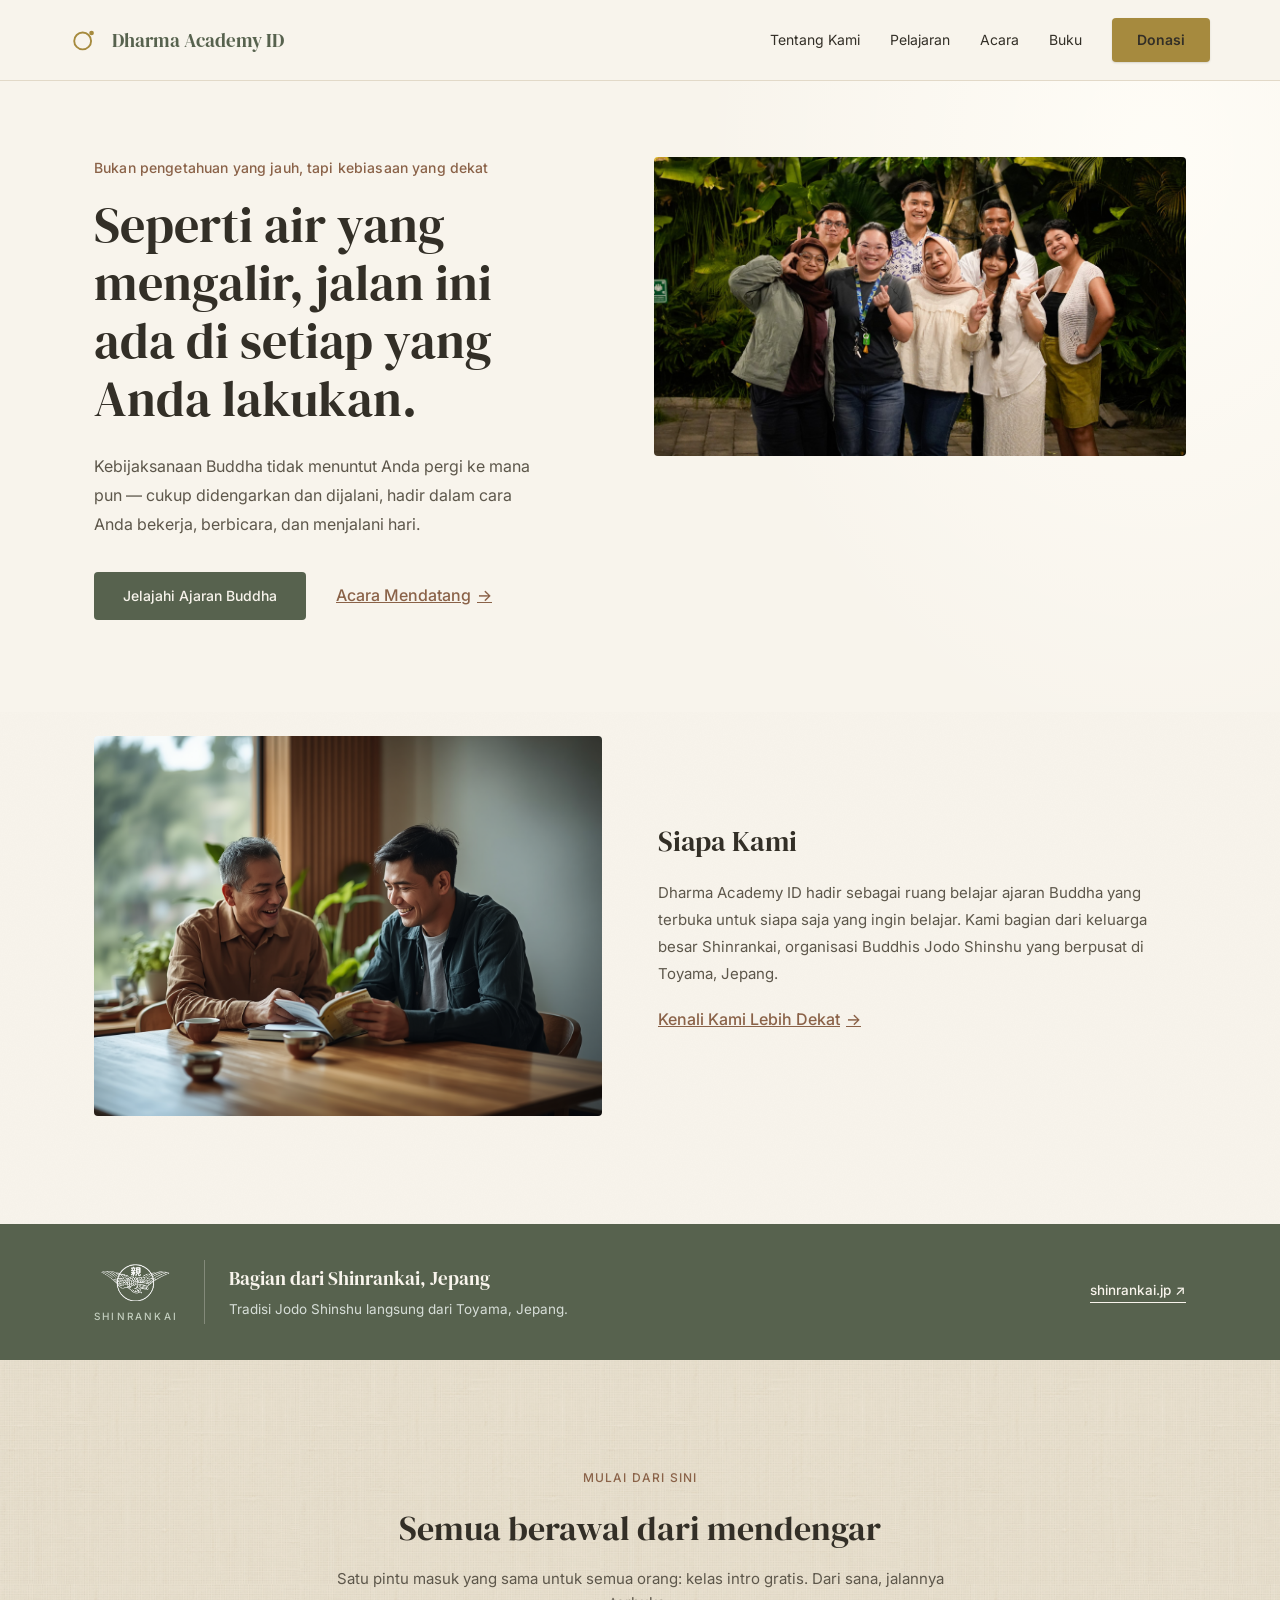
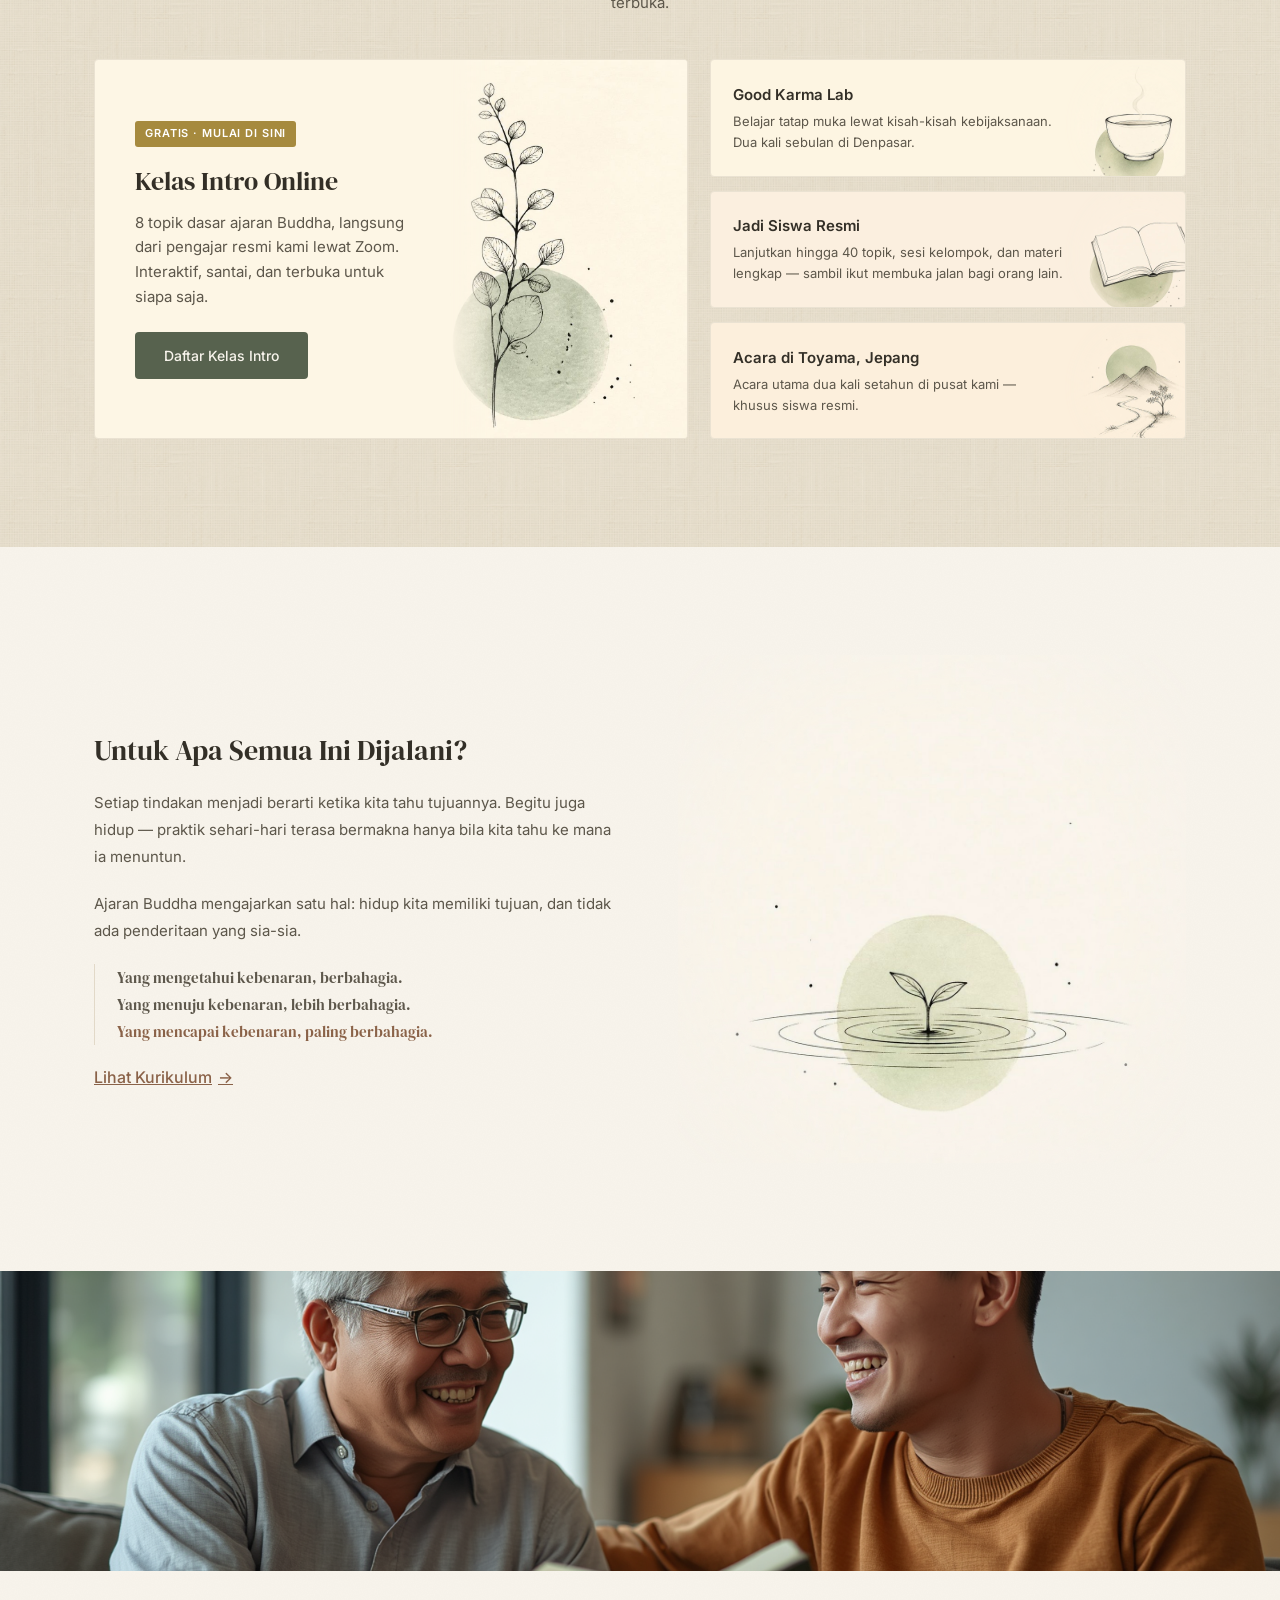
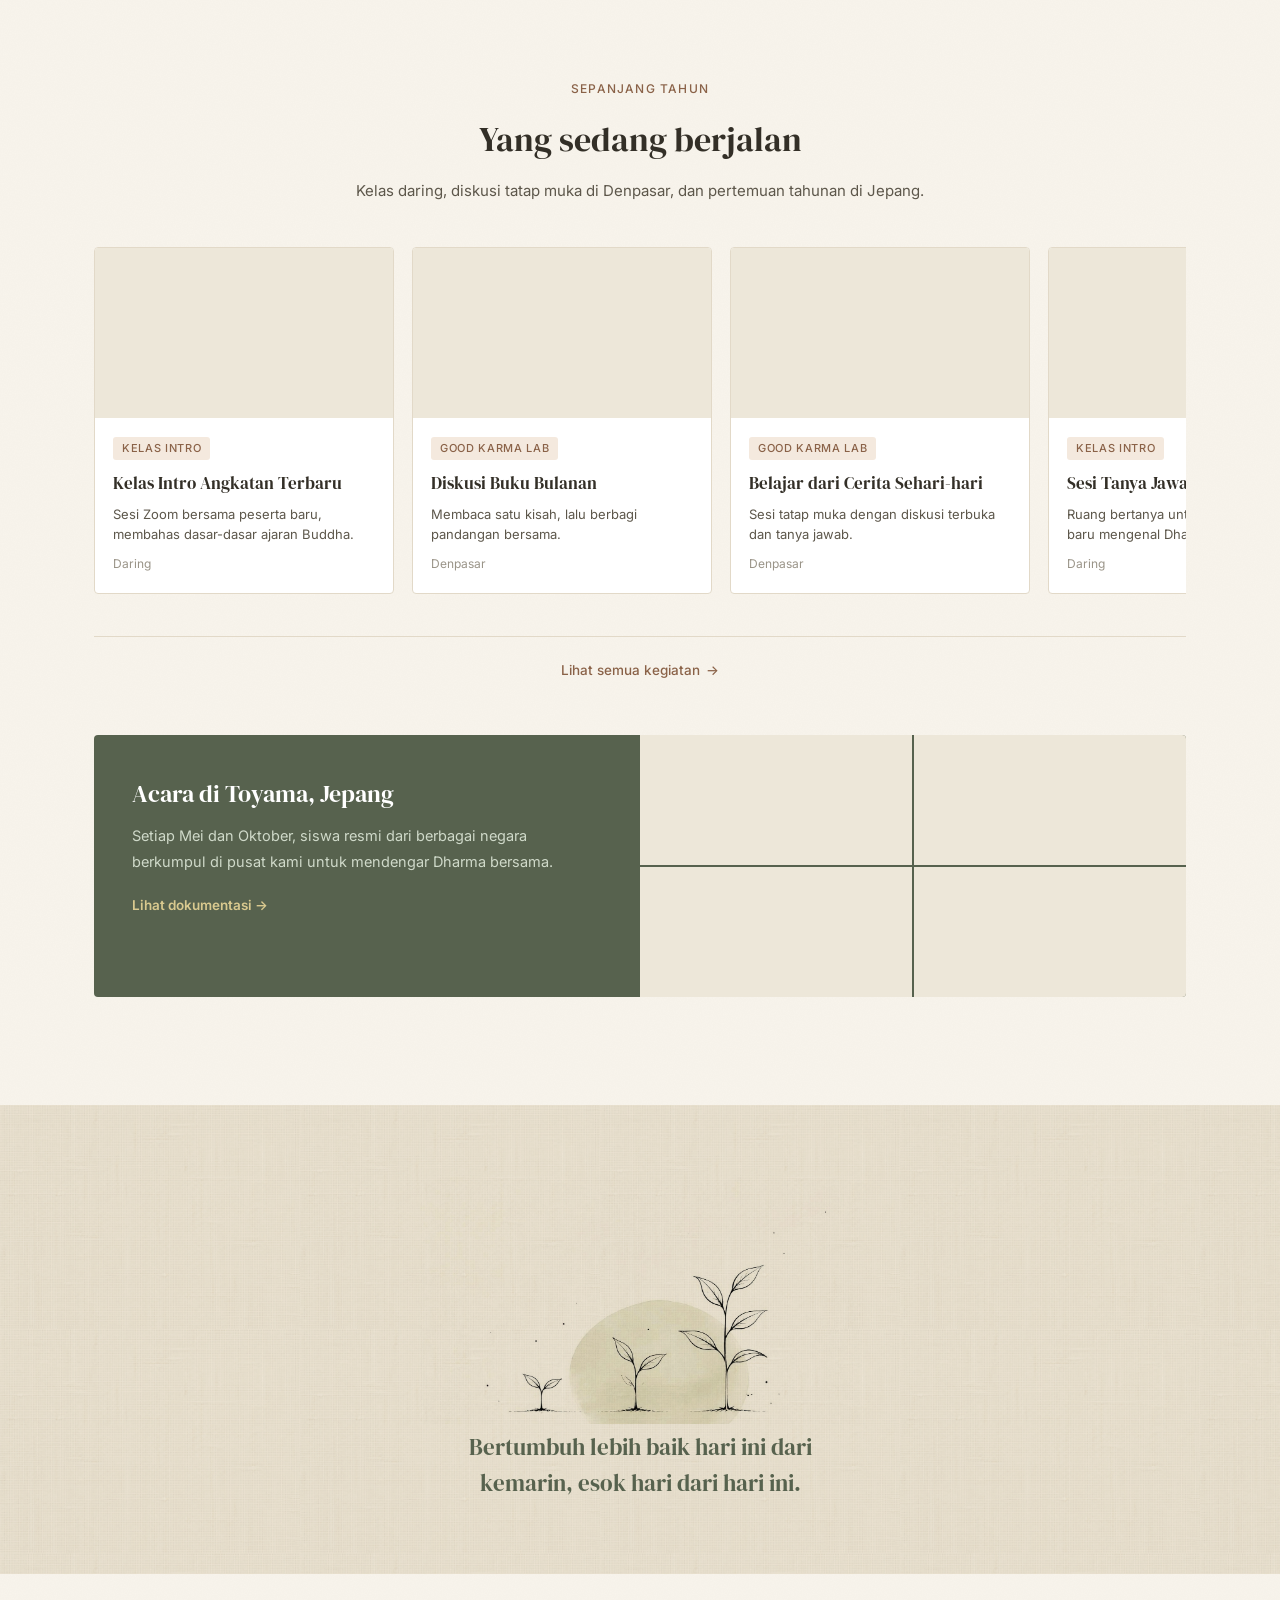
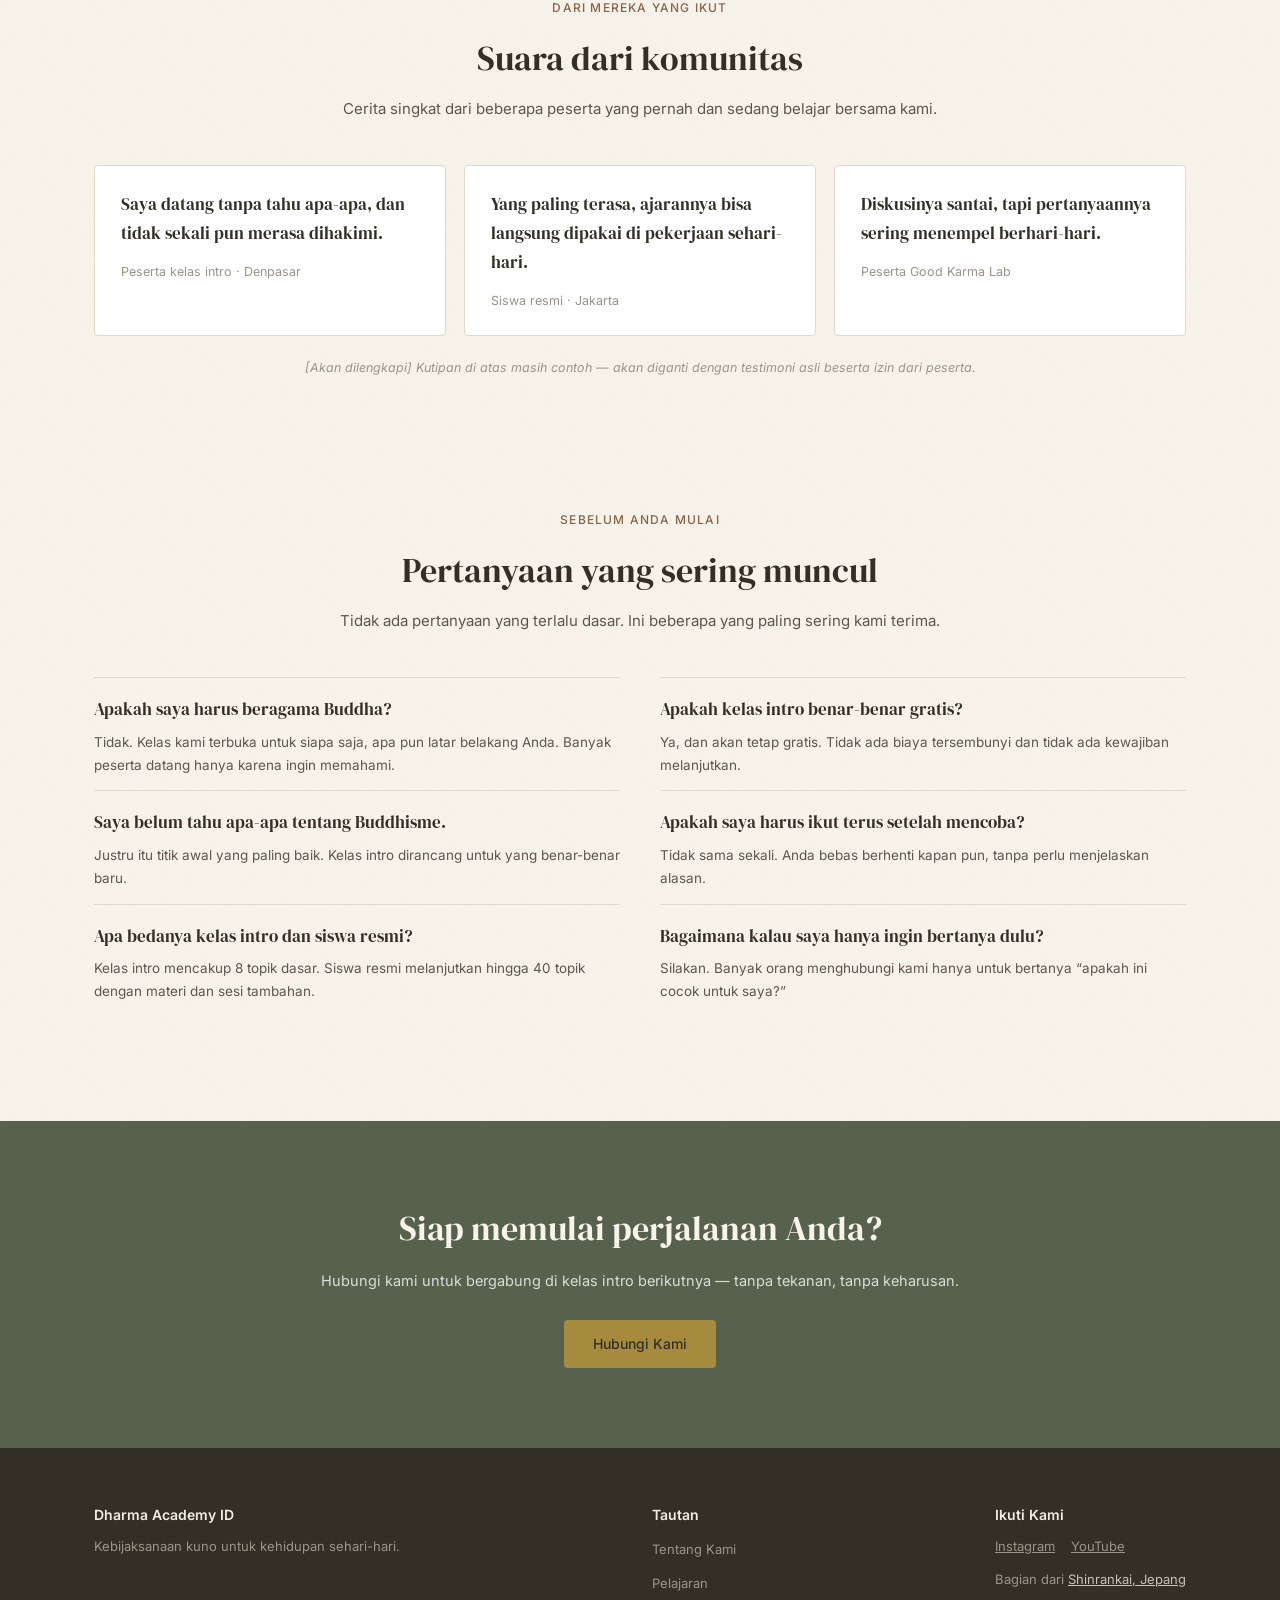
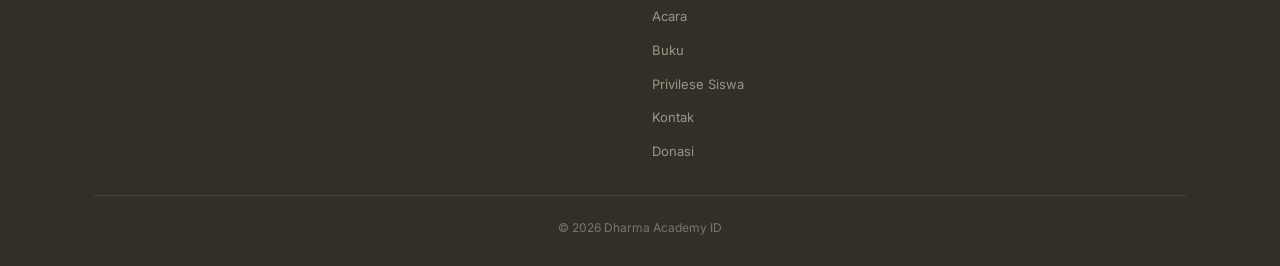
<file: index.html>
<!DOCTYPE html>
<html lang="id">
<head>
  <meta charset="UTF-8">
  <meta name="viewport" content="width=device-width, initial-scale=1.0">
  <title>Dharma Academy ID — Kebijaksanaan Kuno untuk Kehidupan Sehari-hari</title>
  <meta name="description" content="Dharma Academy ID adalah sekolah Buddhis yang terbuka untuk semua, berakar pada ajaran Buddha melalui kata-kata Guru Shinran, dan terhubung dengan kehidupan sehari-hari.">

  <meta property="og:title" content="Dharma Academy ID">
  <meta property="og:description" content="Kebijaksanaan kuno untuk kehidupan sehari-hari — belajar ajaran Buddha dalam lingkungan yang tenang dan terbuka untuk semua.">
  <meta property="og:type" content="website">
  <meta property="og:locale" content="id_ID">

  <link rel="preconnect" href="https://fonts.googleapis.com">
  <link rel="preconnect" href="https://fonts.gstatic.com" crossorigin>
  <link href="https://fonts.googleapis.com/css2?family=DM+Serif+Display&family=Inter:wght@400;500;600&display=swap" rel="stylesheet">
  <link rel="stylesheet" href="style.css">
</head>
<body>

<header class="site-header">
  <div class="wrap site-nav">
    <a href="index.html" class="site-nav__logo">
      <svg viewBox="0 0 64 64" xmlns="http://www.w3.org/2000/svg" role="img" aria-label="Logo Dharma Academy ID">
        <circle cx="27" cy="34" r="18" fill="none" stroke="#A68A3E" stroke-width="4"/>
        <circle cx="46" cy="17" r="5" fill="#A68A3E"/>
      </svg>
      <span>Dharma Academy ID</span>
    </a>
    <ul class="site-nav__links">
      <li><a href="about.html">Tentang Kami</a></li>
      <li><a href="lesson.html">Pelajaran</a></li>
      <li><a href="event.html">Acara</a></li>
      <li><a href="book.html">Buku</a></li>
      <li><a href="donation.html" class="btn btn-primary">Donasi</a></li>
    </ul>
    <button class="site-nav__toggle" aria-label="Buka menu" aria-expanded="false">&#9776;</button>
  </div>
  <div class="site-nav__drawer" hidden>
    <ul>
      <li><a href="about.html">Tentang Kami</a></li>
      <li><a href="lesson.html">Pelajaran</a></li>
      <li><a href="event.html">Acara</a></li>
      <li><a href="book.html">Buku</a></li>
      <li><a href="privilege.html">Privilese Siswa</a></li>
      <li><a href="contact.html">Kontak</a></li>
      <li><a href="donation.html" class="btn btn-primary">Donasi</a></li>
    </ul>
    <div class="site-nav__drawer__social">
      <a href="#" target="_blank" rel="noopener">Instagram</a>
      <a href="#" target="_blank" rel="noopener">YouTube</a>
    </div>
  </div>
</header>

<main>

  <section class="home-hero reveal">
    <div class="wrap home-hero__inner">
      <div class="home-hero__text">
        <p class="eyebrow">Bukan pengetahuan yang jauh, tapi kebiasaan yang dekat</p>
        <h1>Seperti air yang mengalir, jalan ini ada di setiap yang Anda lakukan.</h1>
        <p class="sub">Kebijaksanaan Buddha tidak menuntut Anda pergi ke mana pun — cukup didengarkan dan dijalani, hadir dalam cara Anda bekerja, berbicara, dan menjalani hari.</p>
        <div class="home-hero__actions">
          <a href="about.html" class="btn btn-primary">Jelajahi Ajaran Buddha</a>
          <a href="event.html" class="btn-text">Acara Mendatang</a>
        </div>
      </div>
      <div class="home-hero__image">
        <img src="assets/images/hero/community-gathering.jpg" alt="Anggota komunitas Dharma Academy ID berkumpul dan tertawa bersama" width="2200" height="1238" loading="eager">
      </div>
    </div>
  </section>


  <section class="section reveal" style="padding-top:24px;">
    <div class="wrap content-split">
      <div class="content-split__image">
        <img src="assets/images/illustrations/community-illustration.jpg" alt="Dua orang berbincang hangat sambil membaca buku bersama" width="1000" height="750" loading="lazy">
      </div>
      <div class="content-split__text">
        <h2>Siapa Kami</h2>
        <p>Dharma Academy ID hadir sebagai ruang belajar ajaran Buddha yang terbuka untuk siapa saja yang ingin belajar. Kami bagian dari keluarga besar Shinrankai, organisasi Buddhis Jodo Shinshu yang berpusat di Toyama, Jepang.</p>
        <a href="about.html" class="btn-text">Kenali Kami Lebih Dekat</a>
      </div>
    </div>
  </section>

  <div class="japan-banner reveal">
    <div class="wrap japan-banner__inner">
      <div class="japan-banner__lockup">
        <img class="japan-banner__mark" src="assets/images/shinrankai-mark.png" alt="Lambang Shinrankai" width="518" height="288">
        <span class="japan-banner__roman">Shinrankai</span>
      </div>
      <div class="japan-banner__body">
        <h3>Bagian dari Shinrankai, Jepang</h3>
        <p>Tradisi Jodo Shinshu langsung dari Toyama, Jepang.</p>
      </div>
      <a href="https://shinrankai.jp/" target="_blank" rel="noopener">shinrankai.jp &#8599;</a>
    </div>
  </div>

  <section class="section section--tinted reveal">
    <div class="wrap">
      <div class="section-header center">
        <p class="eyebrow">Mulai dari Sini</p>
        <h2>Semua berawal dari mendengar</h2>
        <p class="desc">Satu pintu masuk yang sama untuk semua orang: kelas intro gratis. Dari sana, jalannya terbuka.</p>
      </div>
      <div class="gateway">
        <a href="lesson.html" class="gateway__feature">
          <img class="gateway__art" src="assets/images/illustrations/branch-teaching-portrait.jpg" alt="" width="699" height="1088" loading="lazy">
          <div class="gateway__body">
            <span class="gateway__tag">Gratis &middot; Mulai di sini</span>
            <h3>Kelas Intro Online</h3>
            <p>8 topik dasar ajaran Buddha, langsung dari pengajar resmi kami lewat Zoom. Interaktif, santai, dan terbuka untuk siapa saja.</p>
            <span class="btn btn-primary gateway__btn">Daftar Kelas Intro</span>
          </div>
        </a>
        <div class="gateway__stack">
          <a href="event.html" class="gateway__mini" style="background:#FDF5E2;">
            <img class="gateway__mini-art" src="assets/images/illustrations/ink-bowl.jpg" alt="" width="800" height="800" loading="lazy">
            <div>
              <h3>Good Karma Lab</h3>
              <p>Belajar tatap muka lewat kisah-kisah kebijaksanaan. Dua kali sebulan di Denpasar.</p>
            </div>
          </a>
          <a href="lesson.html" class="gateway__mini" style="background:#FBEFDF;">
            <img class="gateway__mini-art" src="assets/images/illustrations/ink-book.jpg" alt="" width="800" height="800" loading="lazy">
            <div>
              <h3>Jadi Siswa Resmi</h3>
              <p>Lanjutkan hingga 40 topik, sesi kelompok, dan materi lengkap — sambil ikut membuka jalan bagi orang lain.</p>
            </div>
          </a>
          <a href="event.html" class="gateway__mini" style="background:#FCEFDC;">
            <img class="gateway__mini-art" src="assets/images/illustrations/ink-path.jpg" alt="" width="800" height="800" loading="lazy">
            <div>
              <h3>Acara di Toyama, Jepang</h3>
              <p>Acara utama dua kali setahun di pusat kami — khusus siswa resmi.</p>
            </div>
          </a>
        </div>
      </div>
    </div>
  </section>

  <section class="section reveal">
    <div class="wrap content-split content-split--reverse">
      <div class="content-split__art content-split__art--paper">
        <img src="assets/images/illustrations/seedling-ripple-blend.jpg" alt="" width="1100" height="1100" loading="lazy">
      </div>
      <div class="content-split__text">
        <h2>Untuk Apa Semua Ini Dijalani?</h2>
        <p>Setiap tindakan menjadi berarti ketika kita tahu tujuannya. Begitu juga hidup — praktik sehari-hari terasa bermakna hanya bila kita tahu ke mana ia menuntun.</p>
        <p>Ajaran Buddha mengajarkan satu hal: hidup kita memiliki tujuan, dan tidak ada penderitaan yang sia-sia.</p>
        <p class="truth-lines">
          <span>Yang mengetahui kebenaran, berbahagia.</span>
          <span>Yang menuju kebenaran, lebih berbahagia.</span>
          <span>Yang mencapai kebenaran, paling berbahagia.</span>
        </p>
        <a href="lesson.html" class="btn-text">Lihat Kurikulum</a>
      </div>
    </div>
  </section>

  <div class="photo-band reveal">
    <img src="assets/images/illustrations/teaching-illustration.jpg" alt="Dua orang berbincang hangat sambil berbagi buku" loading="lazy">
  </div>

  <section class="section reveal">
    <div class="wrap">
      <div class="section-header center">
        <p class="eyebrow">Sepanjang Tahun</p>
        <h2>Yang sedang berjalan</h2>
        <p class="desc">Kelas daring, diskusi tatap muka di Denpasar, dan pertemuan tahunan di Jepang.</p>
      </div>

      <div class="event-rail">
        <a href="event.html" class="event-card">
          <div class="event-card__image"></div>
          <div class="event-card__body">
            <span class="card__tag">Kelas Intro</span>
            <h3>Kelas Intro Angkatan Terbaru</h3>
            <p>Sesi Zoom bersama peserta baru, membahas dasar-dasar ajaran Buddha.</p>
            <span class="event-card__meta">Daring</span>
          </div>
        </a>
        <a href="event.html" class="event-card">
          <div class="event-card__image"></div>
          <div class="event-card__body">
            <span class="card__tag">Good Karma Lab</span>
            <h3>Diskusi Buku Bulanan</h3>
            <p>Membaca satu kisah, lalu berbagi pandangan bersama.</p>
            <span class="event-card__meta">Denpasar</span>
          </div>
        </a>
        <a href="event.html" class="event-card">
          <div class="event-card__image"></div>
          <div class="event-card__body">
            <span class="card__tag">Good Karma Lab</span>
            <h3>Belajar dari Cerita Sehari-hari</h3>
            <p>Sesi tatap muka dengan diskusi terbuka dan tanya jawab.</p>
            <span class="event-card__meta">Denpasar</span>
          </div>
        </a>
        <a href="event.html" class="event-card">
          <div class="event-card__image"></div>
          <div class="event-card__body">
            <span class="card__tag">Kelas Intro</span>
            <h3>Sesi Tanya Jawab Terbuka</h3>
            <p>Ruang bertanya untuk siapa saja yang baru mengenal Dharma.</p>
            <span class="event-card__meta">Daring</span>
          </div>
        </a>
      </div>
      <div class="text-separator" style="margin-top:30px;"><a href="event.html">Lihat semua kegiatan</a></div>

      <div class="japan-feature">
        <div class="japan-feature__text">
          <h3>Acara di Toyama, Jepang</h3>
          <p>Setiap Mei dan Oktober, siswa resmi dari berbagai negara berkumpul di pusat kami untuk mendengar Dharma bersama.</p>
          <a href="event.html">Lihat dokumentasi &rarr;</a>
        </div>
        <div class="japan-feature__grid">
          <div class="japan-feature__photo"></div>
          <div class="japan-feature__photo"></div>
          <div class="japan-feature__photo"></div>
          <div class="japan-feature__photo"></div>
        </div>
      </div>
    </div>
  </section>

  <div class="quote-band reveal">
    <div class="wrap">
      <figure class="quote-growth">
        <img src="assets/images/illustrations/growth-quote.jpg" alt="" width="1400" height="787" loading="lazy">
        <blockquote>Bertumbuh lebih baik hari ini dari kemarin, esok hari dari hari ini.</blockquote>
      </figure>
    </div>
  </div>


  <section class="section reveal" style="padding-top:24px;">
    <div class="wrap">
      <div class="section-header center">
        <p class="eyebrow">Dari Mereka yang Ikut</p>
        <h2>Suara dari komunitas</h2>
        <p class="desc">Cerita singkat dari beberapa peserta yang pernah dan sedang belajar bersama kami.</p>
      </div>
      <div class="voices">
        <blockquote class="voice">
          <p>Saya datang tanpa tahu apa-apa, dan tidak sekali pun merasa dihakimi.</p>
          <footer>Peserta kelas intro &middot; Denpasar</footer>
        </blockquote>
        <blockquote class="voice">
          <p>Yang paling terasa, ajarannya bisa langsung dipakai di pekerjaan sehari-hari.</p>
          <footer>Siswa resmi &middot; Jakarta</footer>
        </blockquote>
        <blockquote class="voice">
          <p>Diskusinya santai, tapi pertanyaannya sering menempel berhari-hari.</p>
          <footer>Peserta Good Karma Lab</footer>
        </blockquote>
      </div>
      <p class="placeholder-note">[Akan dilengkapi] Kutipan di atas masih contoh &mdash; akan diganti dengan testimoni asli beserta izin dari peserta.</p>
    </div>
  </section>

  <section class="section reveal" style="padding-top:24px;">
    <div class="wrap">
      <div class="section-header center">
        <p class="eyebrow">Sebelum Anda Mulai</p>
        <h2>Pertanyaan yang sering muncul</h2>
        <p class="desc">Tidak ada pertanyaan yang terlalu dasar. Ini beberapa yang paling sering kami terima.</p>
      </div>
      <div class="faq-grid">
        <div class="faq-item">
          <h3>Apakah saya harus beragama Buddha?</h3>
          <p>Tidak. Kelas kami terbuka untuk siapa saja, apa pun latar belakang Anda. Banyak peserta datang hanya karena ingin memahami.</p>
        </div>
        <div class="faq-item">
          <h3>Apakah kelas intro benar-benar gratis?</h3>
          <p>Ya, dan akan tetap gratis. Tidak ada biaya tersembunyi dan tidak ada kewajiban melanjutkan.</p>
        </div>
        <div class="faq-item">
          <h3>Saya belum tahu apa-apa tentang Buddhisme.</h3>
          <p>Justru itu titik awal yang paling baik. Kelas intro dirancang untuk yang benar-benar baru.</p>
        </div>
        <div class="faq-item">
          <h3>Apakah saya harus ikut terus setelah mencoba?</h3>
          <p>Tidak sama sekali. Anda bebas berhenti kapan pun, tanpa perlu menjelaskan alasan.</p>
        </div>
        <div class="faq-item">
          <h3>Apa bedanya kelas intro dan siswa resmi?</h3>
          <p>Kelas intro mencakup 8 topik dasar. Siswa resmi melanjutkan hingga 40 topik dengan materi dan sesi tambahan.</p>
        </div>
        <div class="faq-item">
          <h3>Bagaimana kalau saya hanya ingin bertanya dulu?</h3>
          <p>Silakan. Banyak orang menghubungi kami hanya untuk bertanya &ldquo;apakah ini cocok untuk saya?&rdquo;</p>
        </div>
      </div>
    </div>
  </section>

  <div class="cta-band reveal">
    <div class="wrap">
      <h2>Siap memulai perjalanan Anda?</h2>
      <p>Hubungi kami untuk bergabung di kelas intro berikutnya — tanpa tekanan, tanpa keharusan.</p>
      <a href="contact.html" class="btn btn-primary">Hubungi Kami</a>
    </div>
  </div>

</main>

<footer class="site-footer">
  <div class="wrap">
    <div class="site-footer__inner">
      <div>
        <h4>Dharma Academy ID</h4>
        <p>Kebijaksanaan kuno untuk kehidupan sehari-hari.</p>
      </div>
      <div>
        <h4>Tautan</h4>
        <ul class="site-footer__links">
          <li><a href="about.html">Tentang Kami</a></li>
          <li><a href="lesson.html">Pelajaran</a></li>
          <li><a href="event.html">Acara</a></li>
          <li><a href="book.html">Buku</a></li>
          <li><a href="privilege.html">Privilese Siswa</a></li>
          <li><a href="contact.html">Kontak</a></li>
          <li><a href="donation.html">Donasi</a></li>
        </ul>
      </div>
      <div>
        <h4>Ikuti Kami</h4>
        <div class="site-footer__social">
          <a href="#" target="_blank" rel="noopener">Instagram</a>
          <a href="#" target="_blank" rel="noopener">YouTube</a>
        </div>
        <p style="margin-top:12px;">Bagian dari <a href="https://shinrankai.jp/" target="_blank" rel="noopener" style="color:#C7C2B6;">Shinrankai, Jepang</a></p>
      </div>
    </div>
    <div class="site-footer__bottom">&copy; 2026 Dharma Academy ID</div>
  </div>
</footer>

<button id="scroll-top" class="scroll-top" aria-label="Kembali ke atas" hidden>&#8593;</button>

<script src="main.js"></script>
</body>
</html>
</file>
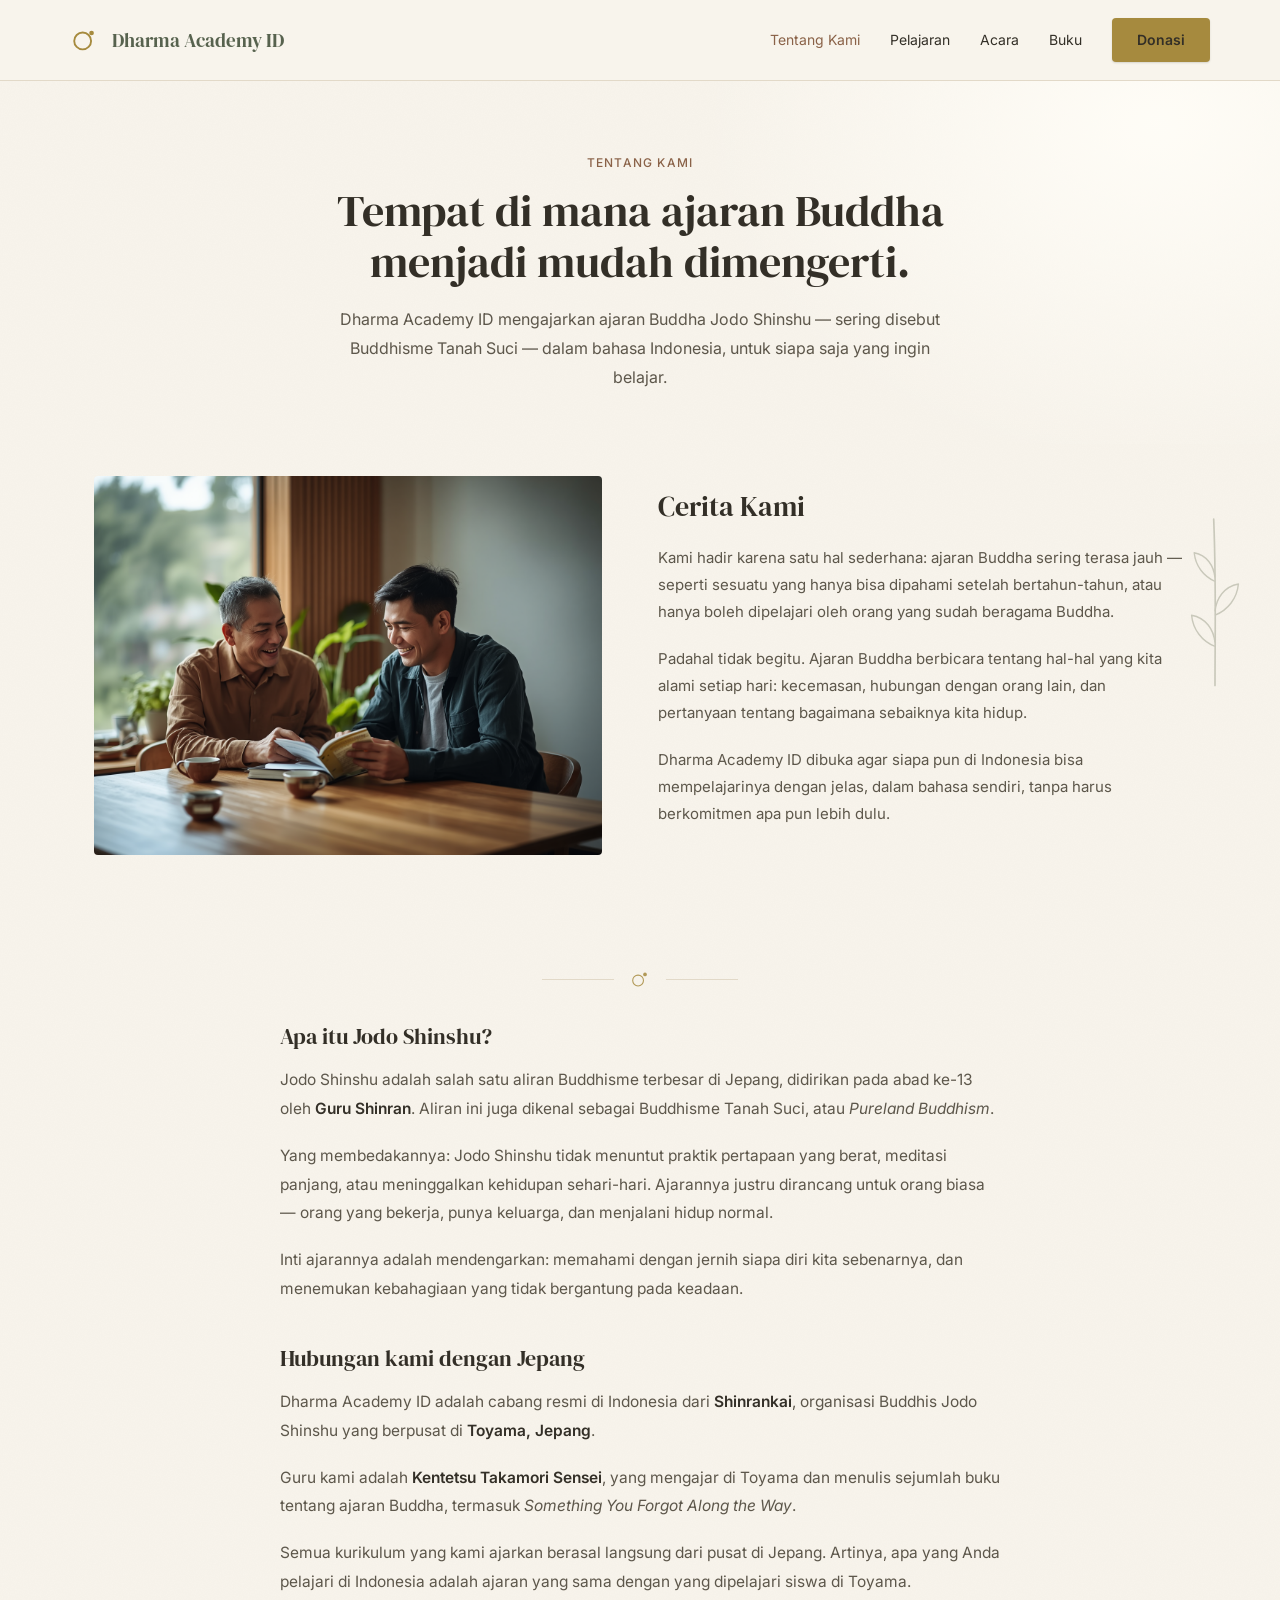
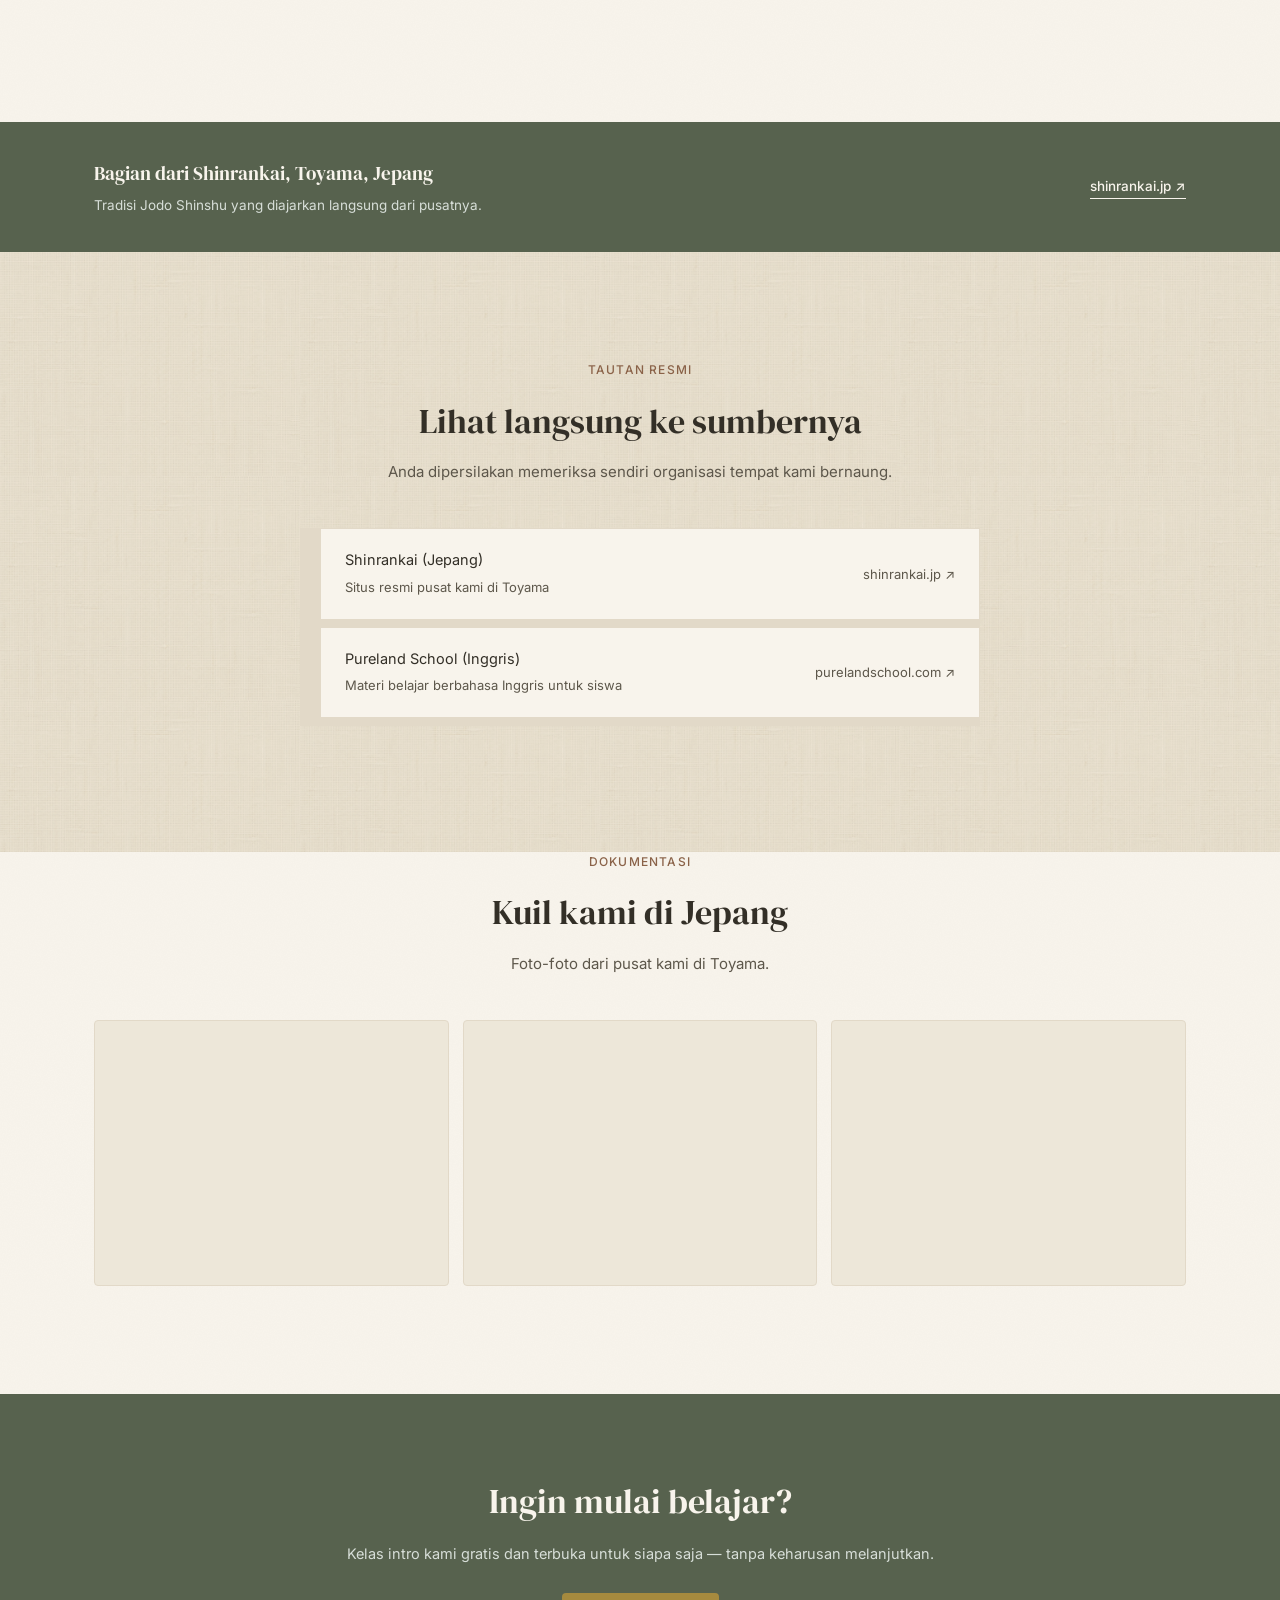
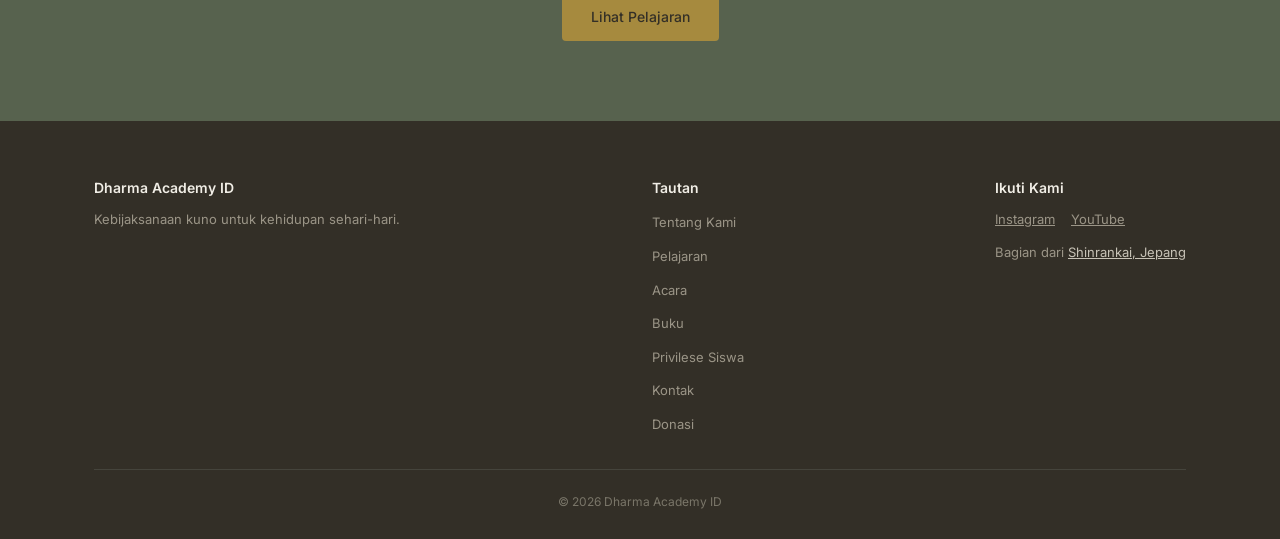
<file: about.html>
<!DOCTYPE html>
<html lang="id">
<head>
  <meta charset="UTF-8">
  <meta name="viewport" content="width=device-width, initial-scale=1.0">
  <title>Tentang Kami — Dharma Academy ID</title>
  <meta name="description" content="Dharma Academy ID adalah sekolah Buddhis Jodo Shinshu di Indonesia, bagian dari Shinrankai yang berpusat di Toyama, Jepang. Terbuka untuk siapa saja.">
  <meta property="og:title" content="Tentang Kami — Dharma Academy ID">
  <meta property="og:description" content="Sekolah Buddhis Jodo Shinshu di Indonesia, terhubung langsung dengan Shinrankai di Toyama, Jepang.">
  <meta property="og:type" content="website">
  <meta property="og:locale" content="id_ID">
  <link rel="preconnect" href="https://fonts.googleapis.com">
  <link rel="preconnect" href="https://fonts.gstatic.com" crossorigin>
  <link href="https://fonts.googleapis.com/css2?family=DM+Serif+Display&family=Inter:wght@400;500;600&display=swap" rel="stylesheet">
  <link rel="stylesheet" href="style.css">
</head>
<body>

<header class="site-header">
  <div class="wrap site-nav">
    <a href="index.html" class="site-nav__logo">
      <svg viewBox="0 0 64 64" xmlns="http://www.w3.org/2000/svg" role="img" aria-label="Logo Dharma Academy ID">
        <circle cx="27" cy="34" r="18" fill="none" stroke="#A68A3E" stroke-width="4"/>
        <circle cx="46" cy="17" r="5" fill="#A68A3E"/>
      </svg>
      <span>Dharma Academy ID</span>
    </a>
    <ul class="site-nav__links">
      <li><a href="about.html">Tentang Kami</a></li>
      <li><a href="lesson.html">Pelajaran</a></li>
      <li><a href="event.html">Acara</a></li>
      <li><a href="book.html">Buku</a></li>
      <li><a href="donation.html" class="btn btn-primary">Donasi</a></li>
    </ul>
    <button class="site-nav__toggle" aria-label="Buka menu" aria-expanded="false">&#9776;</button>
  </div>
  <div class="site-nav__drawer" hidden>
    <ul>
      <li><a href="about.html">Tentang Kami</a></li>
      <li><a href="lesson.html">Pelajaran</a></li>
      <li><a href="event.html">Acara</a></li>
      <li><a href="book.html">Buku</a></li>
      <li><a href="privilege.html">Privilese Siswa</a></li>
      <li><a href="contact.html">Kontak</a></li>
      <li><a href="donation.html" class="btn btn-primary">Donasi</a></li>
    </ul>
    <div class="site-nav__drawer__social">
      <a href="#" target="_blank" rel="noopener">Instagram</a>
      <a href="#" target="_blank" rel="noopener">YouTube</a>
    </div>
  </div>
</header>

<main>

  <section class="page-hero reveal">
    <div class="wrap">
      <p class="eyebrow">Tentang Kami</p>
      <h1>Tempat di mana ajaran Buddha menjadi mudah dimengerti.</h1>
      <p class="lead">Dharma Academy ID mengajarkan ajaran Buddha Jodo Shinshu — sering disebut Buddhisme Tanah Suci — dalam bahasa Indonesia, untuk siapa saja yang ingin belajar.</p>
    </div>
  </section>

  <section class="section reveal" style="padding-top:32px;">
    <svg class="sprig sprig--right" viewBox="0 0 60 140" fill="none" aria-hidden="true">
      <path d="M30 138 C 30 100, 31 60, 29 10" stroke="currentColor" stroke-width="1.3" stroke-linecap="round"/>
      <path d="M30 108 C 20 104, 13 95, 12 84 C 23 86, 29 95, 30 105" stroke="currentColor" stroke-width="1.1" stroke-linejoin="round"/>
      <path d="M30 84 C 40 80, 47 71, 48 60 C 37 62, 31 71, 30 81" stroke="currentColor" stroke-width="1.1" stroke-linejoin="round"/>
      <path d="M30 58 C 21 54, 15 46, 14 36 C 24 38, 29 46, 30 55" stroke="currentColor" stroke-width="1.1" stroke-linejoin="round"/>
    </svg>

    <div class="wrap content-split">
      <div class="content-split__image">
        <img src="assets/images/illustrations/community-illustration.jpg" alt="Dua orang berbincang hangat sambil membaca buku bersama" width="1000" height="750" loading="lazy">
      </div>
      <div class="content-split__text">
        <h2>Cerita Kami</h2>
        <p>Kami hadir karena satu hal sederhana: ajaran Buddha sering terasa jauh — seperti sesuatu yang hanya bisa dipahami setelah bertahun-tahun, atau hanya boleh dipelajari oleh orang yang sudah beragama Buddha.</p>
        <p>Padahal tidak begitu. Ajaran Buddha berbicara tentang hal-hal yang kita alami setiap hari: kecemasan, hubungan dengan orang lain, dan pertanyaan tentang bagaimana sebaiknya kita hidup.</p>
        <p>Dharma Academy ID dibuka agar siapa pun di Indonesia bisa mempelajarinya dengan jelas, dalam bahasa sendiri, tanpa harus berkomitmen apa pun lebih dulu.</p>
      </div>
    </div>
  </section>


  <div class="breath reveal" aria-hidden="true">
    <svg viewBox="0 0 26 26"><circle cx="10.5" cy="15" r="7" fill="none" stroke="currentColor" stroke-width="1.4"/><circle cx="19.5" cy="7" r="2.4" fill="currentColor"/></svg>
  </div>

  <section class="section reveal" style="padding-top:24px;">
    <div class="wrap">
      <div class="prose center">
        <h3>Apa itu Jodo Shinshu?</h3>
        <p>Jodo Shinshu adalah salah satu aliran Buddhisme terbesar di Jepang, didirikan pada abad ke-13 oleh <strong>Guru Shinran</strong>. Aliran ini juga dikenal sebagai Buddhisme Tanah Suci, atau <em>Pureland Buddhism</em>.</p>
        <p>Yang membedakannya: Jodo Shinshu tidak menuntut praktik pertapaan yang berat, meditasi panjang, atau meninggalkan kehidupan sehari-hari. Ajarannya justru dirancang untuk orang biasa — orang yang bekerja, punya keluarga, dan menjalani hidup normal.</p>
        <p>Inti ajarannya adalah mendengarkan: memahami dengan jernih siapa diri kita sebenarnya, dan menemukan kebahagiaan yang tidak bergantung pada keadaan.</p>

        <h3>Hubungan kami dengan Jepang</h3>
        <p>Dharma Academy ID adalah cabang resmi di Indonesia dari <strong>Shinrankai</strong>, organisasi Buddhis Jodo Shinshu yang berpusat di <strong>Toyama, Jepang</strong>.</p>
        <p>Guru kami adalah <strong>Kentetsu Takamori Sensei</strong>, yang mengajar di Toyama dan menulis sejumlah buku tentang ajaran Buddha, termasuk <em>Something You Forgot Along the Way</em>.</p>
        <p>Semua kurikulum yang kami ajarkan berasal langsung dari pusat di Jepang. Artinya, apa yang Anda pelajari di Indonesia adalah ajaran yang sama dengan yang dipelajari siswa di Toyama.</p>
      </div>
    </div>
  </section>

  <div class="japan-banner reveal">
    <div class="wrap japan-banner__inner">
      <div>
        <h3>Bagian dari Shinrankai, Toyama, Jepang</h3>
        <p>Tradisi Jodo Shinshu yang diajarkan langsung dari pusatnya.</p>
      </div>
      <a href="https://shinrankai.jp/" target="_blank" rel="noopener">shinrankai.jp &#8599;</a>
    </div>
  </div>

  <section class="section section--tinted reveal">
    <div class="wrap">
      <div class="section-header center">
        <p class="eyebrow">Tautan Resmi</p>
        <h2>Lihat langsung ke sumbernya</h2>
        <p class="desc">Anda dipersilakan memeriksa sendiri organisasi tempat kami bernaung.</p>
      </div>
      <div class="prose center" style="max-width:680px;">
        <ul class="link-list">
          <li>
            <a href="https://shinrankai.jp/" target="_blank" rel="noopener">
              <span>Shinrankai (Jepang)<br><span class="link-list__meta" style="text-align:left;">Situs resmi pusat kami di Toyama</span></span>
              <span class="link-list__meta">shinrankai.jp &#8599;</span>
            </a>
          </li>
          <li>
            <a href="https://www.purelandschool.com/" target="_blank" rel="noopener">
              <span>Pureland School (Inggris)<br><span class="link-list__meta" style="text-align:left;">Materi belajar berbahasa Inggris untuk siswa</span></span>
              <span class="link-list__meta">purelandschool.com &#8599;</span>
            </a>
          </li>
        </ul>
      </div>
    </div>
  </section>

  <section class="section reveal" style="padding-top:0;">
    <div class="wrap">
      <div class="section-header center">
        <p class="eyebrow">Dokumentasi</p>
        <h2>Kuil kami di Jepang</h2>
        <p class="desc">Foto-foto dari pusat kami di Toyama.</p>
      </div>
      <div class="gallery-grid">
        <div class="gallery-grid__item"></div>
        <div class="gallery-grid__item"></div>
        <div class="gallery-grid__item"></div>
      </div>
    </div>
  </section>

  <div class="cta-band reveal">
    <div class="wrap">
      <h2>Ingin mulai belajar?</h2>
      <p>Kelas intro kami gratis dan terbuka untuk siapa saja — tanpa keharusan melanjutkan.</p>
      <a href="lesson.html" class="btn btn-primary">Lihat Pelajaran</a>
    </div>
  </div>

</main>

<footer class="site-footer">
  <div class="wrap">
    <div class="site-footer__inner">
      <div>
        <h4>Dharma Academy ID</h4>
        <p>Kebijaksanaan kuno untuk kehidupan sehari-hari.</p>
      </div>
      <div>
        <h4>Tautan</h4>
        <ul class="site-footer__links">
          <li><a href="about.html">Tentang Kami</a></li>
          <li><a href="lesson.html">Pelajaran</a></li>
          <li><a href="event.html">Acara</a></li>
          <li><a href="book.html">Buku</a></li>
          <li><a href="privilege.html">Privilese Siswa</a></li>
          <li><a href="contact.html">Kontak</a></li>
          <li><a href="donation.html">Donasi</a></li>
        </ul>
      </div>
      <div>
        <h4>Ikuti Kami</h4>
        <div class="site-footer__social">
          <a href="#" target="_blank" rel="noopener">Instagram</a>
          <a href="#" target="_blank" rel="noopener">YouTube</a>
        </div>
        <p style="margin-top:12px;">Bagian dari <a href="https://shinrankai.jp/" target="_blank" rel="noopener" style="color:#C7C2B6;">Shinrankai, Jepang</a></p>
      </div>
    </div>
    <div class="site-footer__bottom">&copy; 2026 Dharma Academy ID</div>
  </div>
</footer>

<button id="scroll-top" class="scroll-top" aria-label="Kembali ke atas" hidden>&#8593;</button>
<script src="main.js"></script>
</body>
</html>
</file>
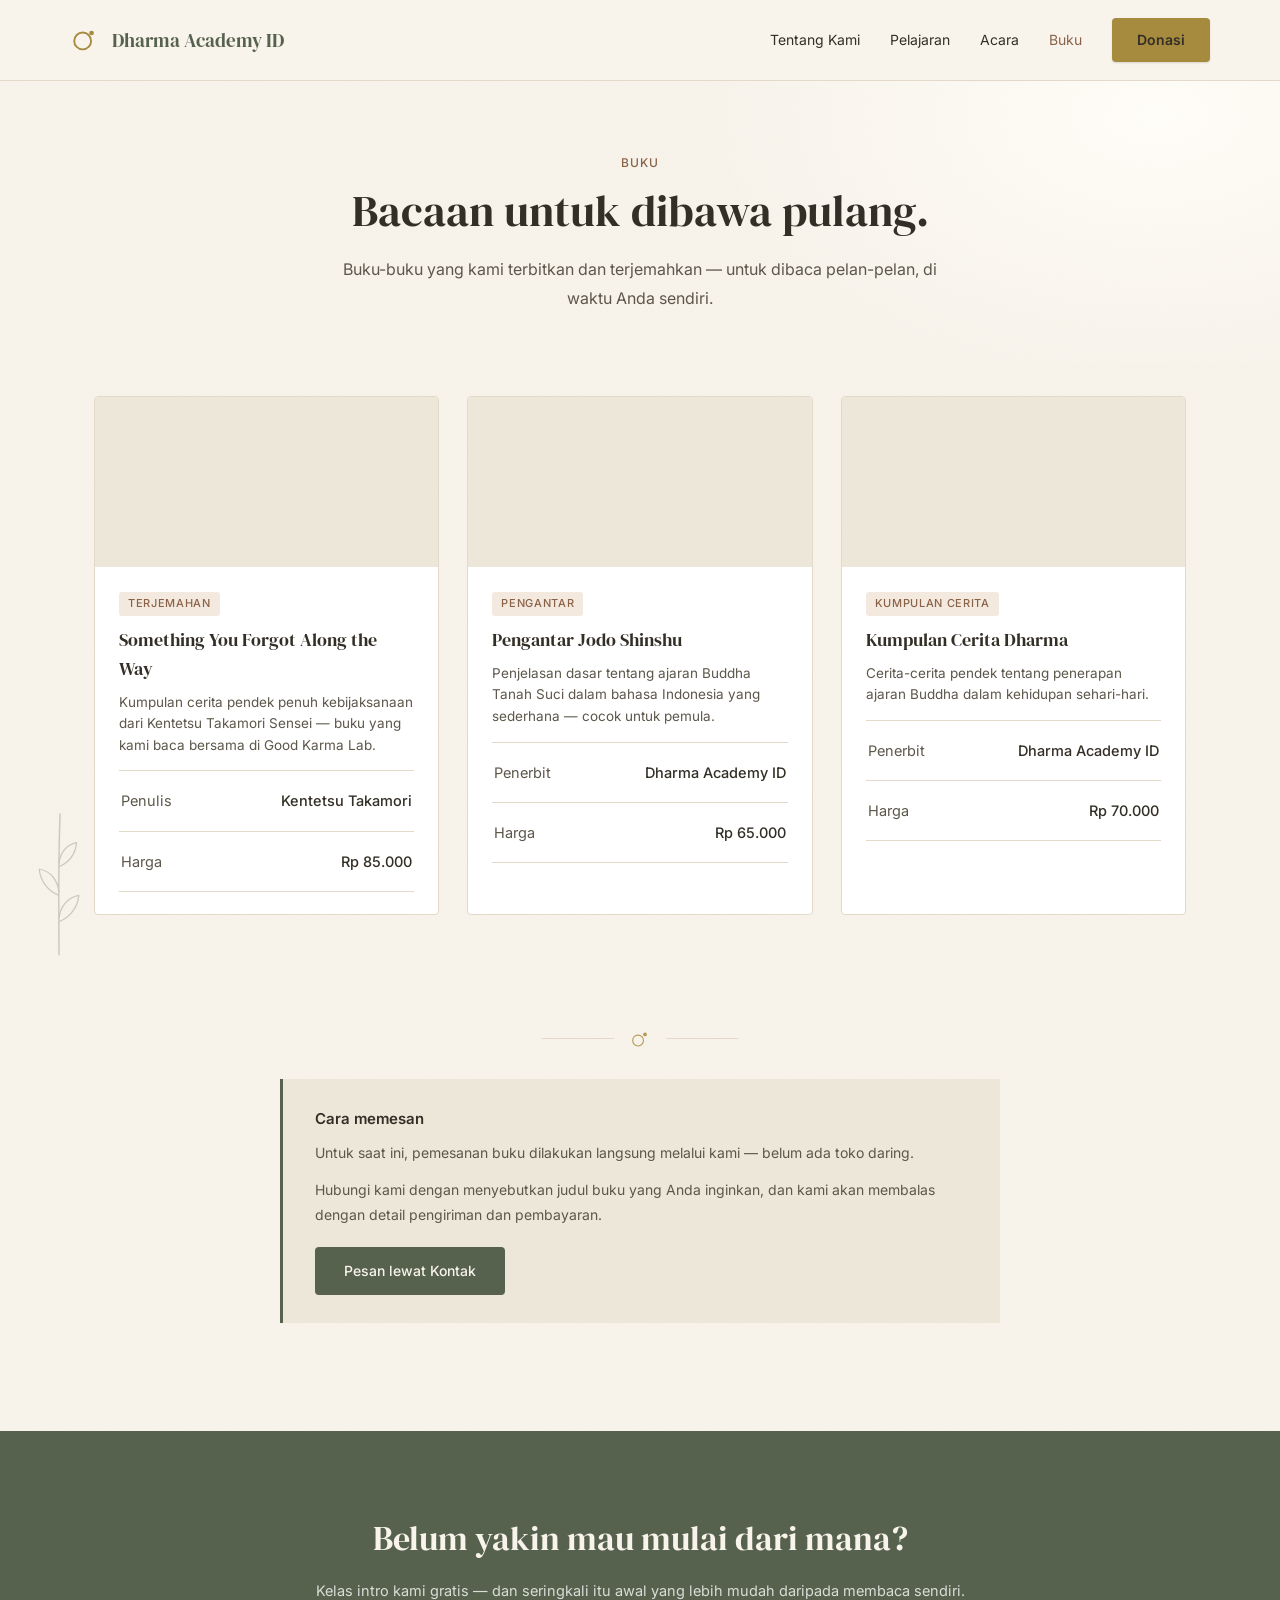
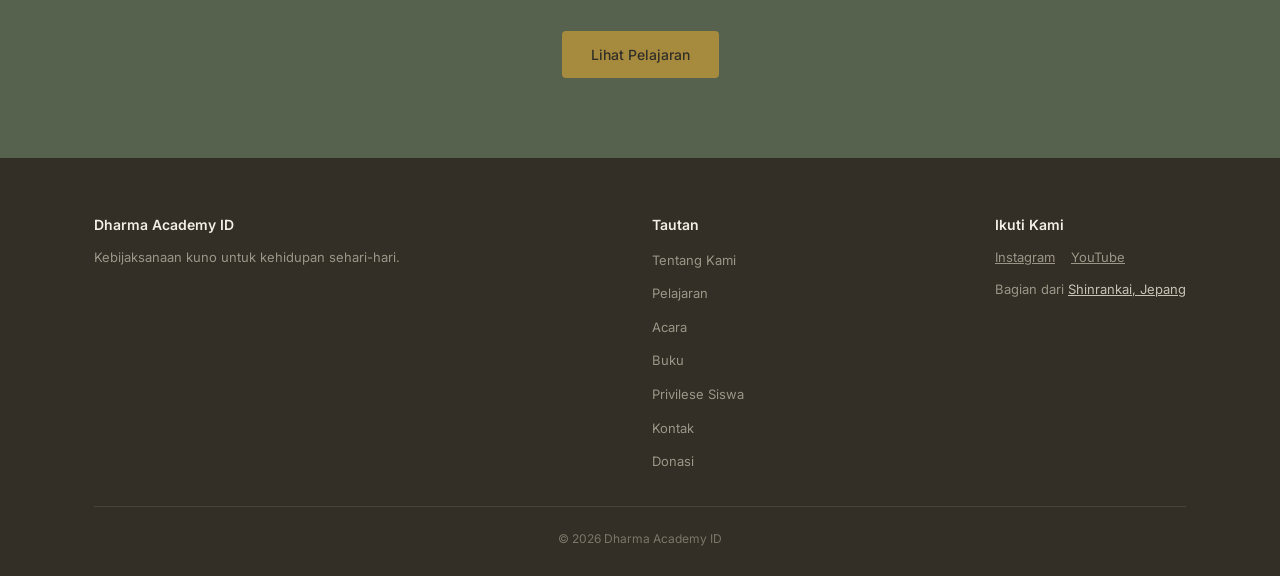
<file: book.html>
<!DOCTYPE html>
<html lang="id">
<head>
  <meta charset="UTF-8">
  <meta name="viewport" content="width=device-width, initial-scale=1.0">
  <title>Buku — Dharma Academy ID</title>
  <meta name="description" content="Buku-buku ajaran Buddha Jodo Shinshu yang kami terbitkan dan terjemahkan, termasuk karya Kentetsu Takamori Sensei. Harga dalam Rupiah.">
  <meta property="og:title" content="Buku — Dharma Academy ID">
  <meta property="og:description" content="Bacaan untuk memperdalam pemahaman Dharma, dalam bahasa Indonesia.">
  <meta property="og:type" content="website">
  <meta property="og:locale" content="id_ID">
  <link rel="preconnect" href="https://fonts.googleapis.com">
  <link rel="preconnect" href="https://fonts.gstatic.com" crossorigin>
  <link href="https://fonts.googleapis.com/css2?family=DM+Serif+Display&family=Inter:wght@400;500;600&display=swap" rel="stylesheet">
  <link rel="stylesheet" href="style.css">
</head>
<body>

<header class="site-header">
  <div class="wrap site-nav">
    <a href="index.html" class="site-nav__logo">
      <svg viewBox="0 0 64 64" xmlns="http://www.w3.org/2000/svg" role="img" aria-label="Logo Dharma Academy ID">
        <circle cx="27" cy="34" r="18" fill="none" stroke="#A68A3E" stroke-width="4"/>
        <circle cx="46" cy="17" r="5" fill="#A68A3E"/>
      </svg>
      <span>Dharma Academy ID</span>
    </a>
    <ul class="site-nav__links">
      <li><a href="about.html">Tentang Kami</a></li>
      <li><a href="lesson.html">Pelajaran</a></li>
      <li><a href="event.html">Acara</a></li>
      <li><a href="book.html">Buku</a></li>
      <li><a href="donation.html" class="btn btn-primary">Donasi</a></li>
    </ul>
    <button class="site-nav__toggle" aria-label="Buka menu" aria-expanded="false">&#9776;</button>
  </div>
  <div class="site-nav__drawer" hidden>
    <ul>
      <li><a href="about.html">Tentang Kami</a></li>
      <li><a href="lesson.html">Pelajaran</a></li>
      <li><a href="event.html">Acara</a></li>
      <li><a href="book.html">Buku</a></li>
      <li><a href="privilege.html">Privilese Siswa</a></li>
      <li><a href="contact.html">Kontak</a></li>
      <li><a href="donation.html" class="btn btn-primary">Donasi</a></li>
    </ul>
    <div class="site-nav__drawer__social">
      <a href="#" target="_blank" rel="noopener">Instagram</a>
      <a href="#" target="_blank" rel="noopener">YouTube</a>
    </div>
  </div>
</header>

<main>

  <section class="page-hero reveal">
    <div class="wrap">
      <p class="eyebrow">Buku</p>
      <h1>Bacaan untuk dibawa pulang.</h1>
      <p class="lead">Buku-buku yang kami terbitkan dan terjemahkan — untuk dibaca pelan-pelan, di waktu Anda sendiri.</p>
    </div>
  </section>

  <section class="section reveal" style="padding-top:32px;">
    <svg class="sprig sprig--left" viewBox="0 0 60 140" fill="none" aria-hidden="true">
      <path d="M30 138 C 30 100, 31 60, 29 10" stroke="currentColor" stroke-width="1.3" stroke-linecap="round"/>
      <path d="M30 108 C 20 104, 13 95, 12 84 C 23 86, 29 95, 30 105" stroke="currentColor" stroke-width="1.1" stroke-linejoin="round"/>
      <path d="M30 84 C 40 80, 47 71, 48 60 C 37 62, 31 71, 30 81" stroke="currentColor" stroke-width="1.1" stroke-linejoin="round"/>
      <path d="M30 58 C 21 54, 15 46, 14 36 C 24 38, 29 46, 30 55" stroke="currentColor" stroke-width="1.1" stroke-linejoin="round"/>
    </svg>

    <div class="wrap">
      <div class="card-grid-3">
        <div class="card">
          <div class="card__image"></div>
          <div class="card__body">
            <span class="card__tag">Terjemahan</span>
            <h3 class="card__title">Something You Forgot Along the Way</h3>
            <p class="card__text">Kumpulan cerita pendek penuh kebijaksanaan dari Kentetsu Takamori Sensei — buku yang kami baca bersama di Good Karma Lab.</p>
            <dl class="detail-list" style="max-width:none;">
              <div class="detail-row"><dt>Penulis</dt><dd>Kentetsu Takamori</dd></div>
              <div class="detail-row"><dt>Harga</dt><dd>Rp 85.000</dd></div>
            </dl>
          </div>
        </div>
        <div class="card">
          <div class="card__image"></div>
          <div class="card__body">
            <span class="card__tag">Pengantar</span>
            <h3 class="card__title">Pengantar Jodo Shinshu</h3>
            <p class="card__text">Penjelasan dasar tentang ajaran Buddha Tanah Suci dalam bahasa Indonesia yang sederhana — cocok untuk pemula.</p>
            <dl class="detail-list" style="max-width:none;">
              <div class="detail-row"><dt>Penerbit</dt><dd>Dharma Academy ID</dd></div>
              <div class="detail-row"><dt>Harga</dt><dd>Rp 65.000</dd></div>
            </dl>
          </div>
        </div>
        <div class="card">
          <div class="card__image"></div>
          <div class="card__body">
            <span class="card__tag">Kumpulan Cerita</span>
            <h3 class="card__title">Kumpulan Cerita Dharma</h3>
            <p class="card__text">Cerita-cerita pendek tentang penerapan ajaran Buddha dalam kehidupan sehari-hari.</p>
            <dl class="detail-list" style="max-width:none;">
              <div class="detail-row"><dt>Penerbit</dt><dd>Dharma Academy ID</dd></div>
              <div class="detail-row"><dt>Harga</dt><dd>Rp 70.000</dd></div>
            </dl>
          </div>
        </div>
      </div>
    </div>
  </section>


  <div class="breath reveal" aria-hidden="true">
    <svg viewBox="0 0 26 26"><circle cx="10.5" cy="15" r="7" fill="none" stroke="currentColor" stroke-width="1.4"/><circle cx="19.5" cy="7" r="2.4" fill="currentColor"/></svg>
  </div>

  <section class="section reveal" style="padding-top:24px;">
    <div class="wrap">
      <div class="prose center">
        <div class="callout">
          <h4>Cara memesan</h4>
          <p>Untuk saat ini, pemesanan buku dilakukan langsung melalui kami — belum ada toko daring.</p>
          <p style="margin-bottom:0;">Hubungi kami dengan menyebutkan judul buku yang Anda inginkan, dan kami akan membalas dengan detail pengiriman dan pembayaran.</p>
          <p style="margin-top:20px; margin-bottom:0;"><a href="contact.html" class="btn btn-primary">Pesan lewat Kontak</a></p>
        </div>
      </div>
    </div>
  </section>

  <div class="cta-band reveal">
    <div class="wrap">
      <h2>Belum yakin mau mulai dari mana?</h2>
      <p>Kelas intro kami gratis — dan seringkali itu awal yang lebih mudah daripada membaca sendiri.</p>
      <a href="lesson.html" class="btn btn-primary">Lihat Pelajaran</a>
    </div>
  </div>

</main>

<footer class="site-footer">
  <div class="wrap">
    <div class="site-footer__inner">
      <div>
        <h4>Dharma Academy ID</h4>
        <p>Kebijaksanaan kuno untuk kehidupan sehari-hari.</p>
      </div>
      <div>
        <h4>Tautan</h4>
        <ul class="site-footer__links">
          <li><a href="about.html">Tentang Kami</a></li>
          <li><a href="lesson.html">Pelajaran</a></li>
          <li><a href="event.html">Acara</a></li>
          <li><a href="book.html">Buku</a></li>
          <li><a href="privilege.html">Privilese Siswa</a></li>
          <li><a href="contact.html">Kontak</a></li>
          <li><a href="donation.html">Donasi</a></li>
        </ul>
      </div>
      <div>
        <h4>Ikuti Kami</h4>
        <div class="site-footer__social">
          <a href="#" target="_blank" rel="noopener">Instagram</a>
          <a href="#" target="_blank" rel="noopener">YouTube</a>
        </div>
        <p style="margin-top:12px;">Bagian dari <a href="https://shinrankai.jp/" target="_blank" rel="noopener" style="color:#C7C2B6;">Shinrankai, Jepang</a></p>
      </div>
    </div>
    <div class="site-footer__bottom">&copy; 2026 Dharma Academy ID</div>
  </div>
</footer>

<button id="scroll-top" class="scroll-top" aria-label="Kembali ke atas" hidden>&#8593;</button>
<script src="main.js"></script>
</body>
</html>
</file>
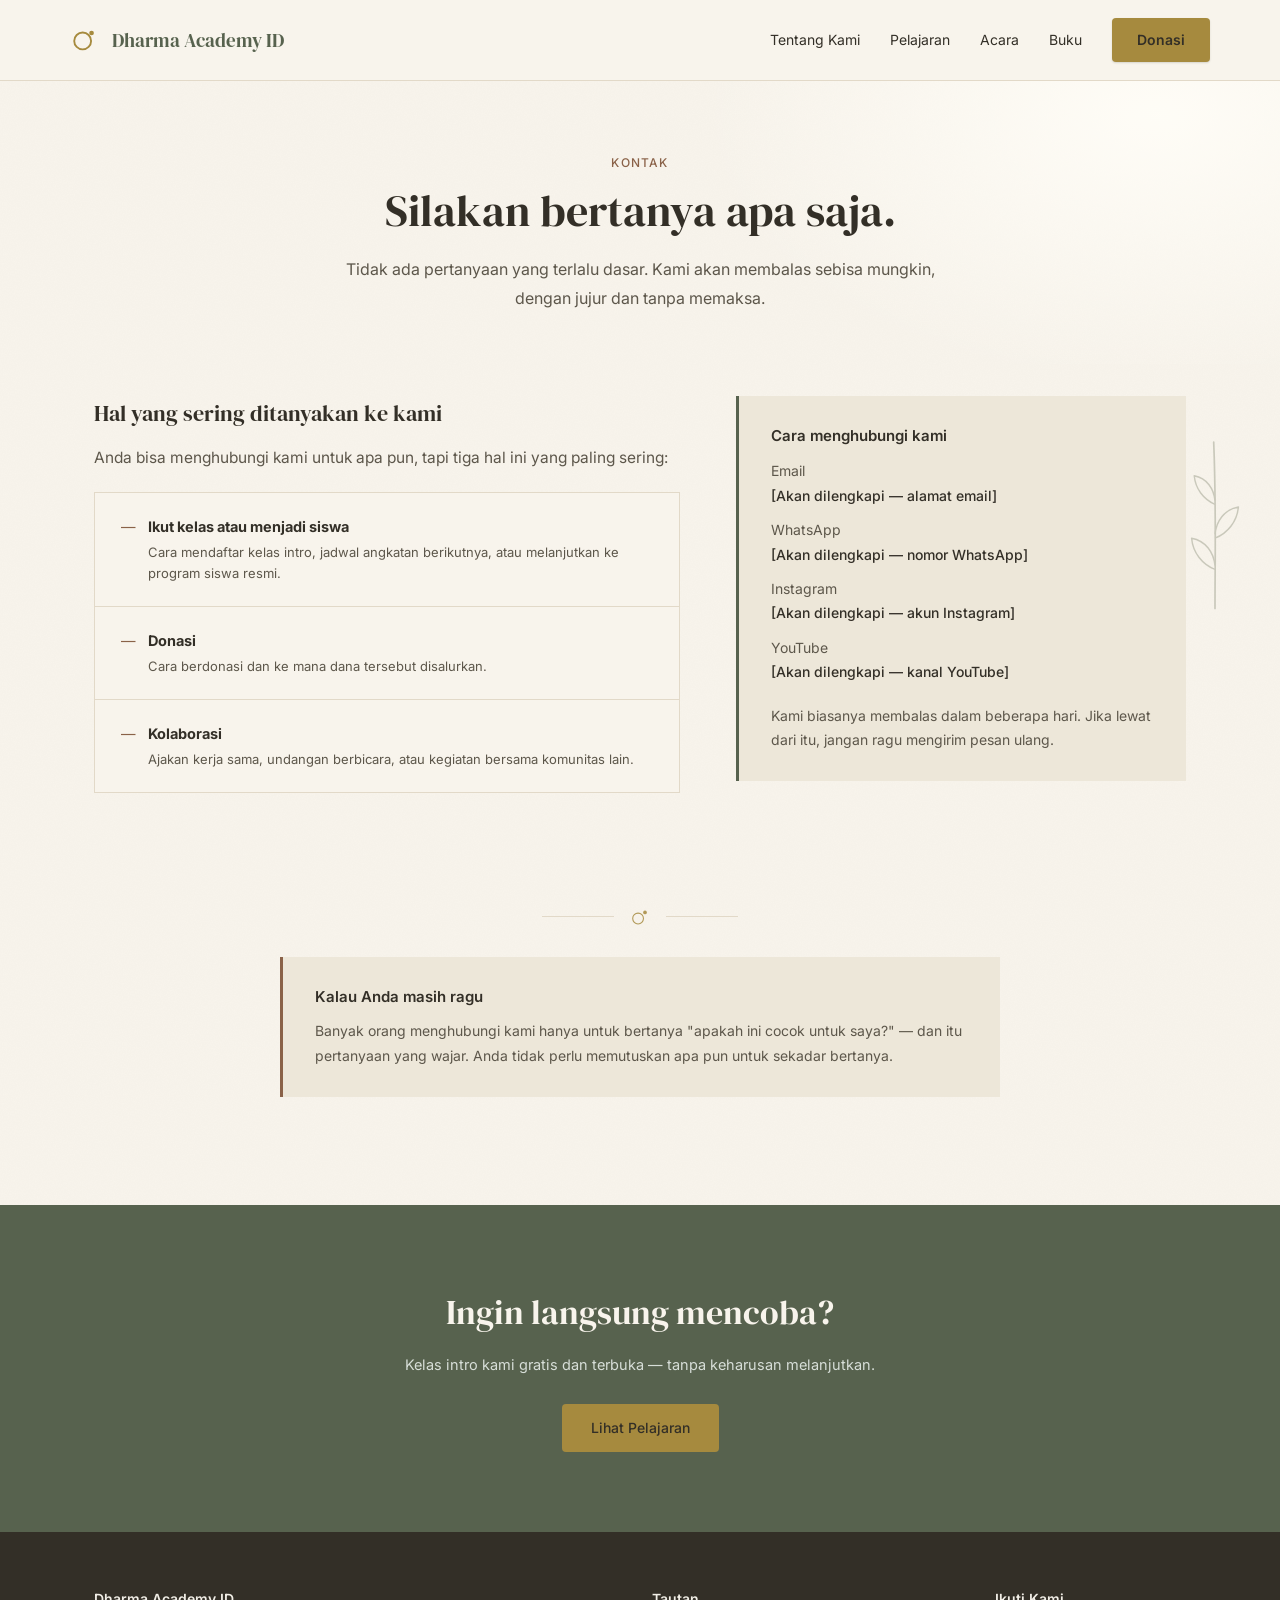
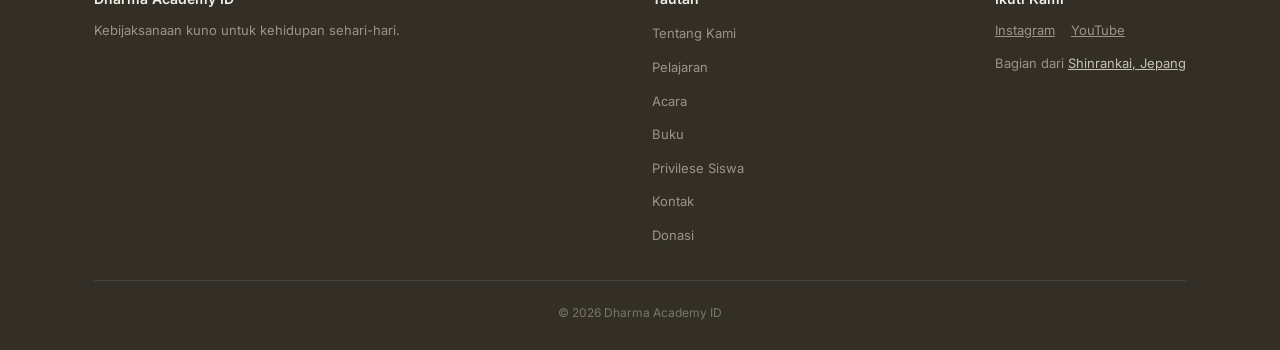
<file: contact.html>
<!DOCTYPE html>
<html lang="id">
<head>
  <meta charset="UTF-8">
  <meta name="viewport" content="width=device-width, initial-scale=1.0">
  <title>Kontak — Dharma Academy ID</title>
  <meta name="description" content="Hubungi Dharma Academy ID untuk pertanyaan seputar kelas, menjadi siswa, donasi, atau kolaborasi.">
  <meta property="og:title" content="Kontak — Dharma Academy ID">
  <meta property="og:description" content="Punya pertanyaan? Kami senang mendengar dari Anda.">
  <meta property="og:type" content="website">
  <meta property="og:locale" content="id_ID">
  <link rel="preconnect" href="https://fonts.googleapis.com">
  <link rel="preconnect" href="https://fonts.gstatic.com" crossorigin>
  <link href="https://fonts.googleapis.com/css2?family=DM+Serif+Display&family=Inter:wght@400;500;600&display=swap" rel="stylesheet">
  <link rel="stylesheet" href="style.css">
</head>
<body>

<header class="site-header">
  <div class="wrap site-nav">
    <a href="index.html" class="site-nav__logo">
      <svg viewBox="0 0 64 64" xmlns="http://www.w3.org/2000/svg" role="img" aria-label="Logo Dharma Academy ID">
        <circle cx="27" cy="34" r="18" fill="none" stroke="#A68A3E" stroke-width="4"/>
        <circle cx="46" cy="17" r="5" fill="#A68A3E"/>
      </svg>
      <span>Dharma Academy ID</span>
    </a>
    <ul class="site-nav__links">
      <li><a href="about.html">Tentang Kami</a></li>
      <li><a href="lesson.html">Pelajaran</a></li>
      <li><a href="event.html">Acara</a></li>
      <li><a href="book.html">Buku</a></li>
      <li><a href="donation.html" class="btn btn-primary">Donasi</a></li>
    </ul>
    <button class="site-nav__toggle" aria-label="Buka menu" aria-expanded="false">&#9776;</button>
  </div>
  <div class="site-nav__drawer" hidden>
    <ul>
      <li><a href="about.html">Tentang Kami</a></li>
      <li><a href="lesson.html">Pelajaran</a></li>
      <li><a href="event.html">Acara</a></li>
      <li><a href="book.html">Buku</a></li>
      <li><a href="privilege.html">Privilese Siswa</a></li>
      <li><a href="contact.html">Kontak</a></li>
      <li><a href="donation.html" class="btn btn-primary">Donasi</a></li>
    </ul>
    <div class="site-nav__drawer__social">
      <a href="#" target="_blank" rel="noopener">Instagram</a>
      <a href="#" target="_blank" rel="noopener">YouTube</a>
    </div>
  </div>
</header>

<main>

  <section class="page-hero reveal">
    <div class="wrap">
      <p class="eyebrow">Kontak</p>
      <h1>Silakan bertanya apa saja.</h1>
      <p class="lead">Tidak ada pertanyaan yang terlalu dasar. Kami akan membalas sebisa mungkin, dengan jujur dan tanpa memaksa.</p>
    </div>
  </section>

  <section class="section reveal" style="padding-top:32px;">
    <svg class="sprig sprig--right" viewBox="0 0 60 140" fill="none" aria-hidden="true">
      <path d="M30 138 C 30 100, 31 60, 29 10" stroke="currentColor" stroke-width="1.3" stroke-linecap="round"/>
      <path d="M30 108 C 20 104, 13 95, 12 84 C 23 86, 29 95, 30 105" stroke="currentColor" stroke-width="1.1" stroke-linejoin="round"/>
      <path d="M30 84 C 40 80, 47 71, 48 60 C 37 62, 31 71, 30 81" stroke="currentColor" stroke-width="1.1" stroke-linejoin="round"/>
      <path d="M30 58 C 21 54, 15 46, 14 36 C 24 38, 29 46, 30 55" stroke="currentColor" stroke-width="1.1" stroke-linejoin="round"/>
    </svg>

    <div class="wrap">
      <div class="two-col">
        <div>
          <div class="prose" style="max-width:none;">
            <h3>Hal yang sering ditanyakan ke kami</h3>
            <p>Anda bisa menghubungi kami untuk apa pun, tapi tiga hal ini yang paling sering:</p>
          </div>
          <ul class="check-list" style="grid-template-columns:1fr; margin-top:20px;">
            <li>
              <div><strong>Ikut kelas atau menjadi siswa</strong>
                <span>Cara mendaftar kelas intro, jadwal angkatan berikutnya, atau melanjutkan ke program siswa resmi.</span>
              </div>
            </li>
            <li>
              <div><strong>Donasi</strong>
                <span>Cara berdonasi dan ke mana dana tersebut disalurkan.</span>
              </div>
            </li>
            <li>
              <div><strong>Kolaborasi</strong>
                <span>Ajakan kerja sama, undangan berbicara, atau kegiatan bersama komunitas lain.</span>
              </div>
            </li>
          </ul>
        </div>
        <div>
          <div class="callout">
            <h4>Cara menghubungi kami</h4>
            <dl>
              <dt>Email</dt>
              <dd>[Akan dilengkapi — alamat email]</dd>
              <dt>WhatsApp</dt>
              <dd>[Akan dilengkapi — nomor WhatsApp]</dd>
              <dt>Instagram</dt>
              <dd>[Akan dilengkapi — akun Instagram]</dd>
              <dt>YouTube</dt>
              <dd>[Akan dilengkapi — kanal YouTube]</dd>
            </dl>
            <p style="margin-top:20px; margin-bottom:0;">Kami biasanya membalas dalam beberapa hari. Jika lewat dari itu, jangan ragu mengirim pesan ulang.</p>
          </div>
        </div>
      </div>
    </div>
  </section>


  <div class="breath reveal" aria-hidden="true">
    <svg viewBox="0 0 26 26"><circle cx="10.5" cy="15" r="7" fill="none" stroke="currentColor" stroke-width="1.4"/><circle cx="19.5" cy="7" r="2.4" fill="currentColor"/></svg>
  </div>

  <section class="section reveal" style="padding-top:24px;">
    <div class="wrap">
      <div class="prose center">
        <div class="callout" style="border-left-color: var(--color-accent);">
          <h4>Kalau Anda masih ragu</h4>
          <p style="margin-bottom:0;">Banyak orang menghubungi kami hanya untuk bertanya "apakah ini cocok untuk saya?" — dan itu pertanyaan yang wajar. Anda tidak perlu memutuskan apa pun untuk sekadar bertanya.</p>
        </div>
      </div>
    </div>
  </section>

  <div class="cta-band reveal">
    <div class="wrap">
      <h2>Ingin langsung mencoba?</h2>
      <p>Kelas intro kami gratis dan terbuka — tanpa keharusan melanjutkan.</p>
      <a href="lesson.html" class="btn btn-primary">Lihat Pelajaran</a>
    </div>
  </div>

</main>

<footer class="site-footer">
  <div class="wrap">
    <div class="site-footer__inner">
      <div>
        <h4>Dharma Academy ID</h4>
        <p>Kebijaksanaan kuno untuk kehidupan sehari-hari.</p>
      </div>
      <div>
        <h4>Tautan</h4>
        <ul class="site-footer__links">
          <li><a href="about.html">Tentang Kami</a></li>
          <li><a href="lesson.html">Pelajaran</a></li>
          <li><a href="event.html">Acara</a></li>
          <li><a href="book.html">Buku</a></li>
          <li><a href="privilege.html">Privilese Siswa</a></li>
          <li><a href="contact.html">Kontak</a></li>
          <li><a href="donation.html">Donasi</a></li>
        </ul>
      </div>
      <div>
        <h4>Ikuti Kami</h4>
        <div class="site-footer__social">
          <a href="#" target="_blank" rel="noopener">Instagram</a>
          <a href="#" target="_blank" rel="noopener">YouTube</a>
        </div>
        <p style="margin-top:12px;">Bagian dari <a href="https://shinrankai.jp/" target="_blank" rel="noopener" style="color:#C7C2B6;">Shinrankai, Jepang</a></p>
      </div>
    </div>
    <div class="site-footer__bottom">&copy; 2026 Dharma Academy ID</div>
  </div>
</footer>

<button id="scroll-top" class="scroll-top" aria-label="Kembali ke atas" hidden>&#8593;</button>
<script src="main.js"></script>
</body>
</html>
</file>
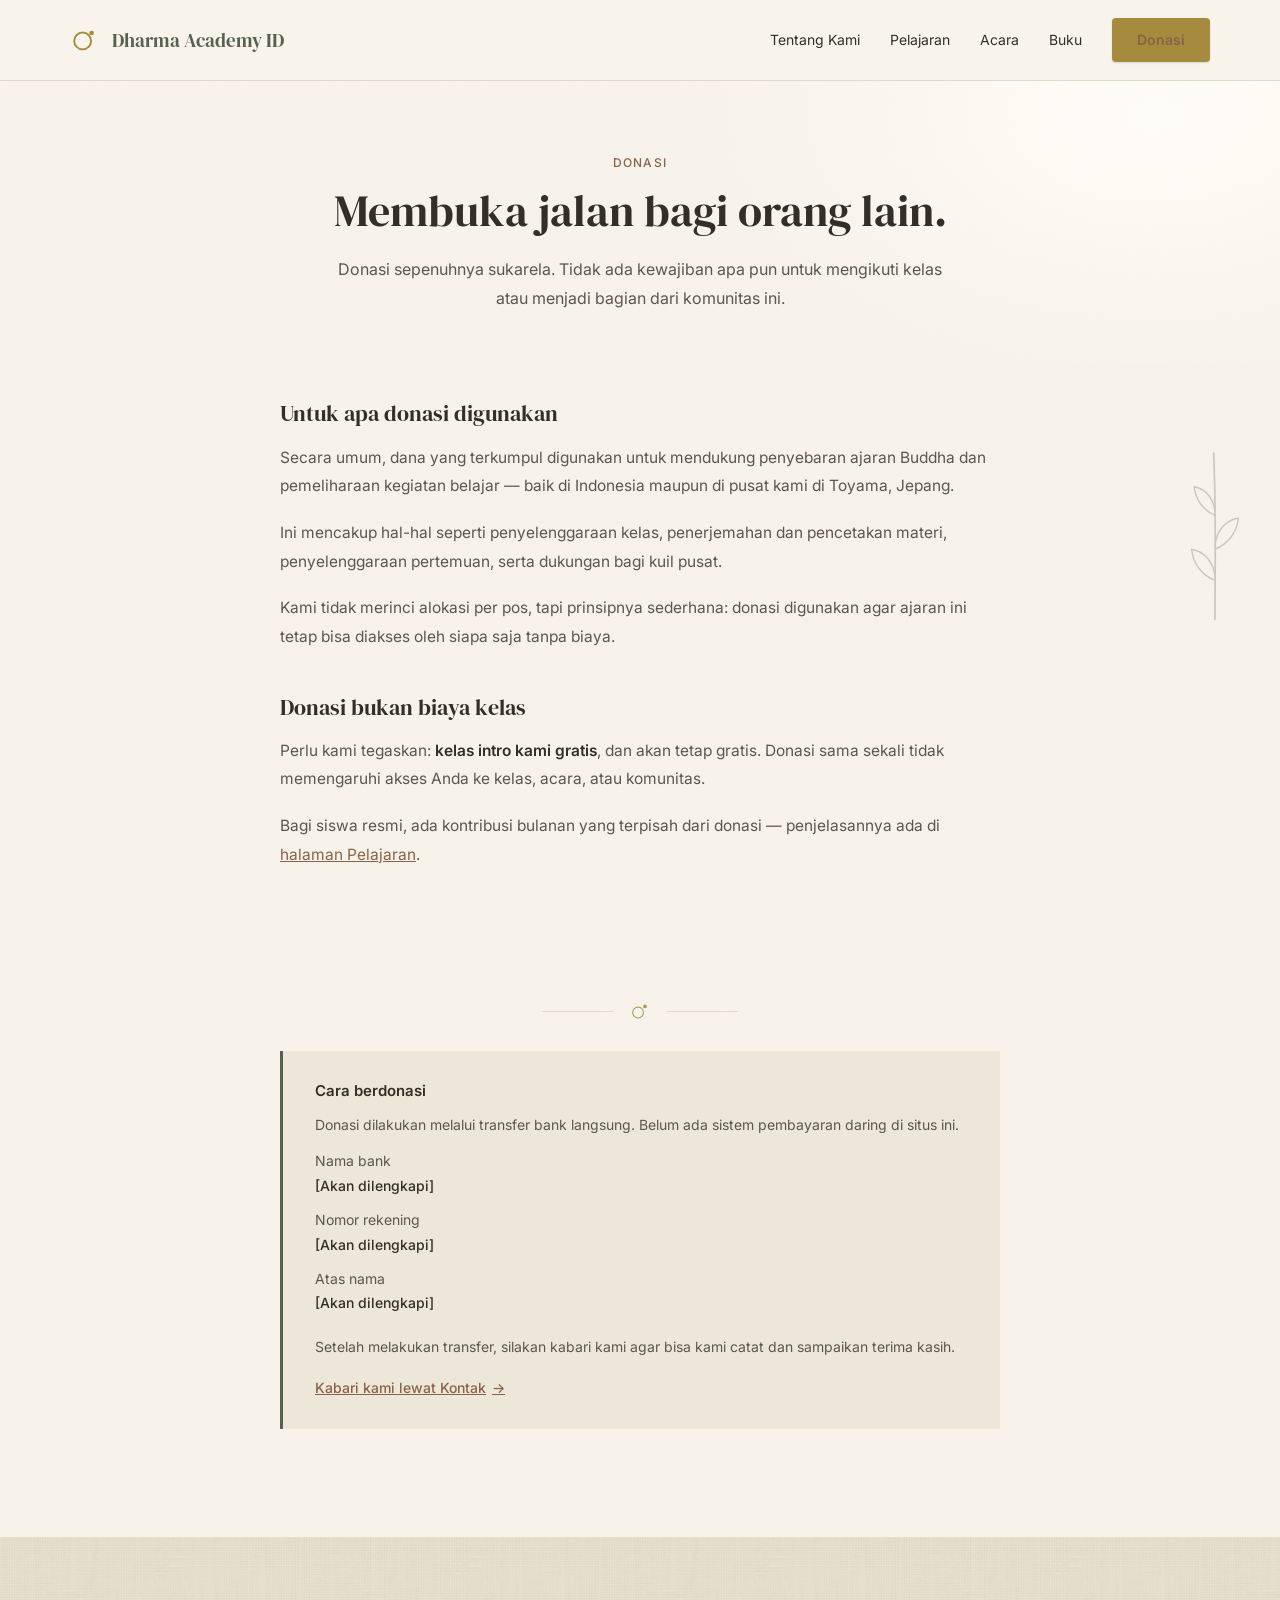
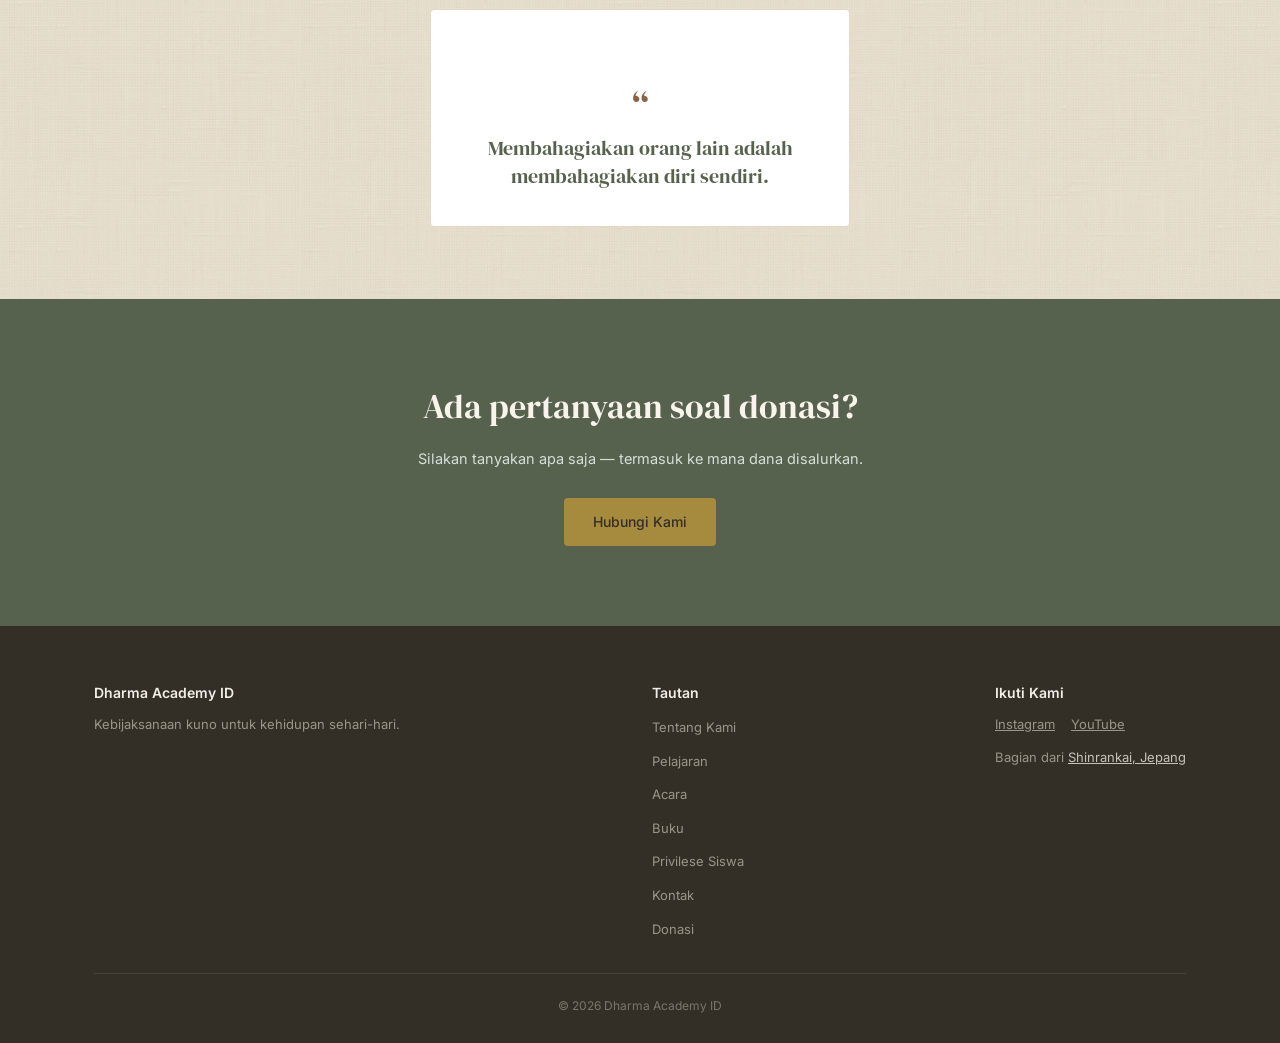
<file: donation.html>
<!DOCTYPE html>
<html lang="id">
<head>
  <meta charset="UTF-8">
  <meta name="viewport" content="width=device-width, initial-scale=1.0">
  <title>Donasi — Dharma Academy ID</title>
  <meta name="description" content="Cara berdonasi ke Dharma Academy ID dan penjelasan umum tentang penggunaan dana untuk mendukung penyebaran ajaran Buddha.">
  <meta property="og:title" content="Donasi — Dharma Academy ID">
  <meta property="og:description" content="Dukungan Anda membantu agar ajaran ini tetap bisa diakses siapa saja.">
  <meta property="og:type" content="website">
  <meta property="og:locale" content="id_ID">
  <link rel="preconnect" href="https://fonts.googleapis.com">
  <link rel="preconnect" href="https://fonts.gstatic.com" crossorigin>
  <link href="https://fonts.googleapis.com/css2?family=DM+Serif+Display&family=Inter:wght@400;500;600&display=swap" rel="stylesheet">
  <link rel="stylesheet" href="style.css">
</head>
<body>

<header class="site-header">
  <div class="wrap site-nav">
    <a href="index.html" class="site-nav__logo">
      <svg viewBox="0 0 64 64" xmlns="http://www.w3.org/2000/svg" role="img" aria-label="Logo Dharma Academy ID">
        <circle cx="27" cy="34" r="18" fill="none" stroke="#A68A3E" stroke-width="4"/>
        <circle cx="46" cy="17" r="5" fill="#A68A3E"/>
      </svg>
      <span>Dharma Academy ID</span>
    </a>
    <ul class="site-nav__links">
      <li><a href="about.html">Tentang Kami</a></li>
      <li><a href="lesson.html">Pelajaran</a></li>
      <li><a href="event.html">Acara</a></li>
      <li><a href="book.html">Buku</a></li>
      <li><a href="donation.html" class="btn btn-primary">Donasi</a></li>
    </ul>
    <button class="site-nav__toggle" aria-label="Buka menu" aria-expanded="false">&#9776;</button>
  </div>
  <div class="site-nav__drawer" hidden>
    <ul>
      <li><a href="about.html">Tentang Kami</a></li>
      <li><a href="lesson.html">Pelajaran</a></li>
      <li><a href="event.html">Acara</a></li>
      <li><a href="book.html">Buku</a></li>
      <li><a href="privilege.html">Privilese Siswa</a></li>
      <li><a href="contact.html">Kontak</a></li>
      <li><a href="donation.html" class="btn btn-primary">Donasi</a></li>
    </ul>
    <div class="site-nav__drawer__social">
      <a href="#" target="_blank" rel="noopener">Instagram</a>
      <a href="#" target="_blank" rel="noopener">YouTube</a>
    </div>
  </div>
</header>

<main>

  <section class="page-hero reveal">
    <div class="wrap">
      <p class="eyebrow">Donasi</p>
      <h1>Membuka jalan bagi orang lain.</h1>
      <p class="lead">Donasi sepenuhnya sukarela. Tidak ada kewajiban apa pun untuk mengikuti kelas atau menjadi bagian dari komunitas ini.</p>
    </div>
  </section>

  <section class="section reveal" style="padding-top:32px;">
    <svg class="sprig sprig--right" viewBox="0 0 60 140" fill="none" aria-hidden="true">
      <path d="M30 138 C 30 100, 31 60, 29 10" stroke="currentColor" stroke-width="1.3" stroke-linecap="round"/>
      <path d="M30 108 C 20 104, 13 95, 12 84 C 23 86, 29 95, 30 105" stroke="currentColor" stroke-width="1.1" stroke-linejoin="round"/>
      <path d="M30 84 C 40 80, 47 71, 48 60 C 37 62, 31 71, 30 81" stroke="currentColor" stroke-width="1.1" stroke-linejoin="round"/>
      <path d="M30 58 C 21 54, 15 46, 14 36 C 24 38, 29 46, 30 55" stroke="currentColor" stroke-width="1.1" stroke-linejoin="round"/>
    </svg>

    <div class="wrap">
      <div class="prose center">
        <h3>Untuk apa donasi digunakan</h3>
        <p>Secara umum, dana yang terkumpul digunakan untuk mendukung penyebaran ajaran Buddha dan pemeliharaan kegiatan belajar — baik di Indonesia maupun di pusat kami di Toyama, Jepang.</p>
        <p>Ini mencakup hal-hal seperti penyelenggaraan kelas, penerjemahan dan pencetakan materi, penyelenggaraan pertemuan, serta dukungan bagi kuil pusat.</p>
        <p>Kami tidak merinci alokasi per pos, tapi prinsipnya sederhana: donasi digunakan agar ajaran ini tetap bisa diakses oleh siapa saja tanpa biaya.</p>

        <h3>Donasi bukan biaya kelas</h3>
        <p>Perlu kami tegaskan: <strong>kelas intro kami gratis</strong>, dan akan tetap gratis. Donasi sama sekali tidak memengaruhi akses Anda ke kelas, acara, atau komunitas.</p>
        <p>Bagi siswa resmi, ada kontribusi bulanan yang terpisah dari donasi — penjelasannya ada di <a href="lesson.html" style="color:var(--color-accent);">halaman Pelajaran</a>.</p>
      </div>
    </div>
  </section>


  <div class="breath reveal" aria-hidden="true">
    <svg viewBox="0 0 26 26"><circle cx="10.5" cy="15" r="7" fill="none" stroke="currentColor" stroke-width="1.4"/><circle cx="19.5" cy="7" r="2.4" fill="currentColor"/></svg>
  </div>

  <section class="section reveal" style="padding-top:24px;">
    <div class="wrap">
      <div class="prose center">
        <div class="callout">
          <h4>Cara berdonasi</h4>
          <p>Donasi dilakukan melalui transfer bank langsung. Belum ada sistem pembayaran daring di situs ini.</p>
          <dl>
            <dt>Nama bank</dt>
            <dd>[Akan dilengkapi]</dd>
            <dt>Nomor rekening</dt>
            <dd>[Akan dilengkapi]</dd>
            <dt>Atas nama</dt>
            <dd>[Akan dilengkapi]</dd>
          </dl>
          <p style="margin-top:20px; margin-bottom:0;">Setelah melakukan transfer, silakan kabari kami agar bisa kami catat dan sampaikan terima kasih.</p>
          <p style="margin-top:16px; margin-bottom:0;"><a href="contact.html" class="btn-text">Kabari kami lewat Kontak</a></p>
        </div>
      </div>
    </div>
  </section>

  <div class="quote-band reveal">
    <div class="wrap">
      <div class="quote-card">
        <p class="quote-card__mark">&ldquo;</p>
        <blockquote>Membahagiakan orang lain adalah membahagiakan diri sendiri.</blockquote>
      </div>
    </div>
  </div>

  <div class="cta-band reveal">
    <div class="wrap">
      <h2>Ada pertanyaan soal donasi?</h2>
      <p>Silakan tanyakan apa saja — termasuk ke mana dana disalurkan.</p>
      <a href="contact.html" class="btn btn-primary">Hubungi Kami</a>
    </div>
  </div>

</main>

<footer class="site-footer">
  <div class="wrap">
    <div class="site-footer__inner">
      <div>
        <h4>Dharma Academy ID</h4>
        <p>Kebijaksanaan kuno untuk kehidupan sehari-hari.</p>
      </div>
      <div>
        <h4>Tautan</h4>
        <ul class="site-footer__links">
          <li><a href="about.html">Tentang Kami</a></li>
          <li><a href="lesson.html">Pelajaran</a></li>
          <li><a href="event.html">Acara</a></li>
          <li><a href="book.html">Buku</a></li>
          <li><a href="privilege.html">Privilese Siswa</a></li>
          <li><a href="contact.html">Kontak</a></li>
          <li><a href="donation.html">Donasi</a></li>
        </ul>
      </div>
      <div>
        <h4>Ikuti Kami</h4>
        <div class="site-footer__social">
          <a href="#" target="_blank" rel="noopener">Instagram</a>
          <a href="#" target="_blank" rel="noopener">YouTube</a>
        </div>
        <p style="margin-top:12px;">Bagian dari <a href="https://shinrankai.jp/" target="_blank" rel="noopener" style="color:#C7C2B6;">Shinrankai, Jepang</a></p>
      </div>
    </div>
    <div class="site-footer__bottom">&copy; 2026 Dharma Academy ID</div>
  </div>
</footer>

<button id="scroll-top" class="scroll-top" aria-label="Kembali ke atas" hidden>&#8593;</button>
<script src="main.js"></script>
</body>
</html>
</file>
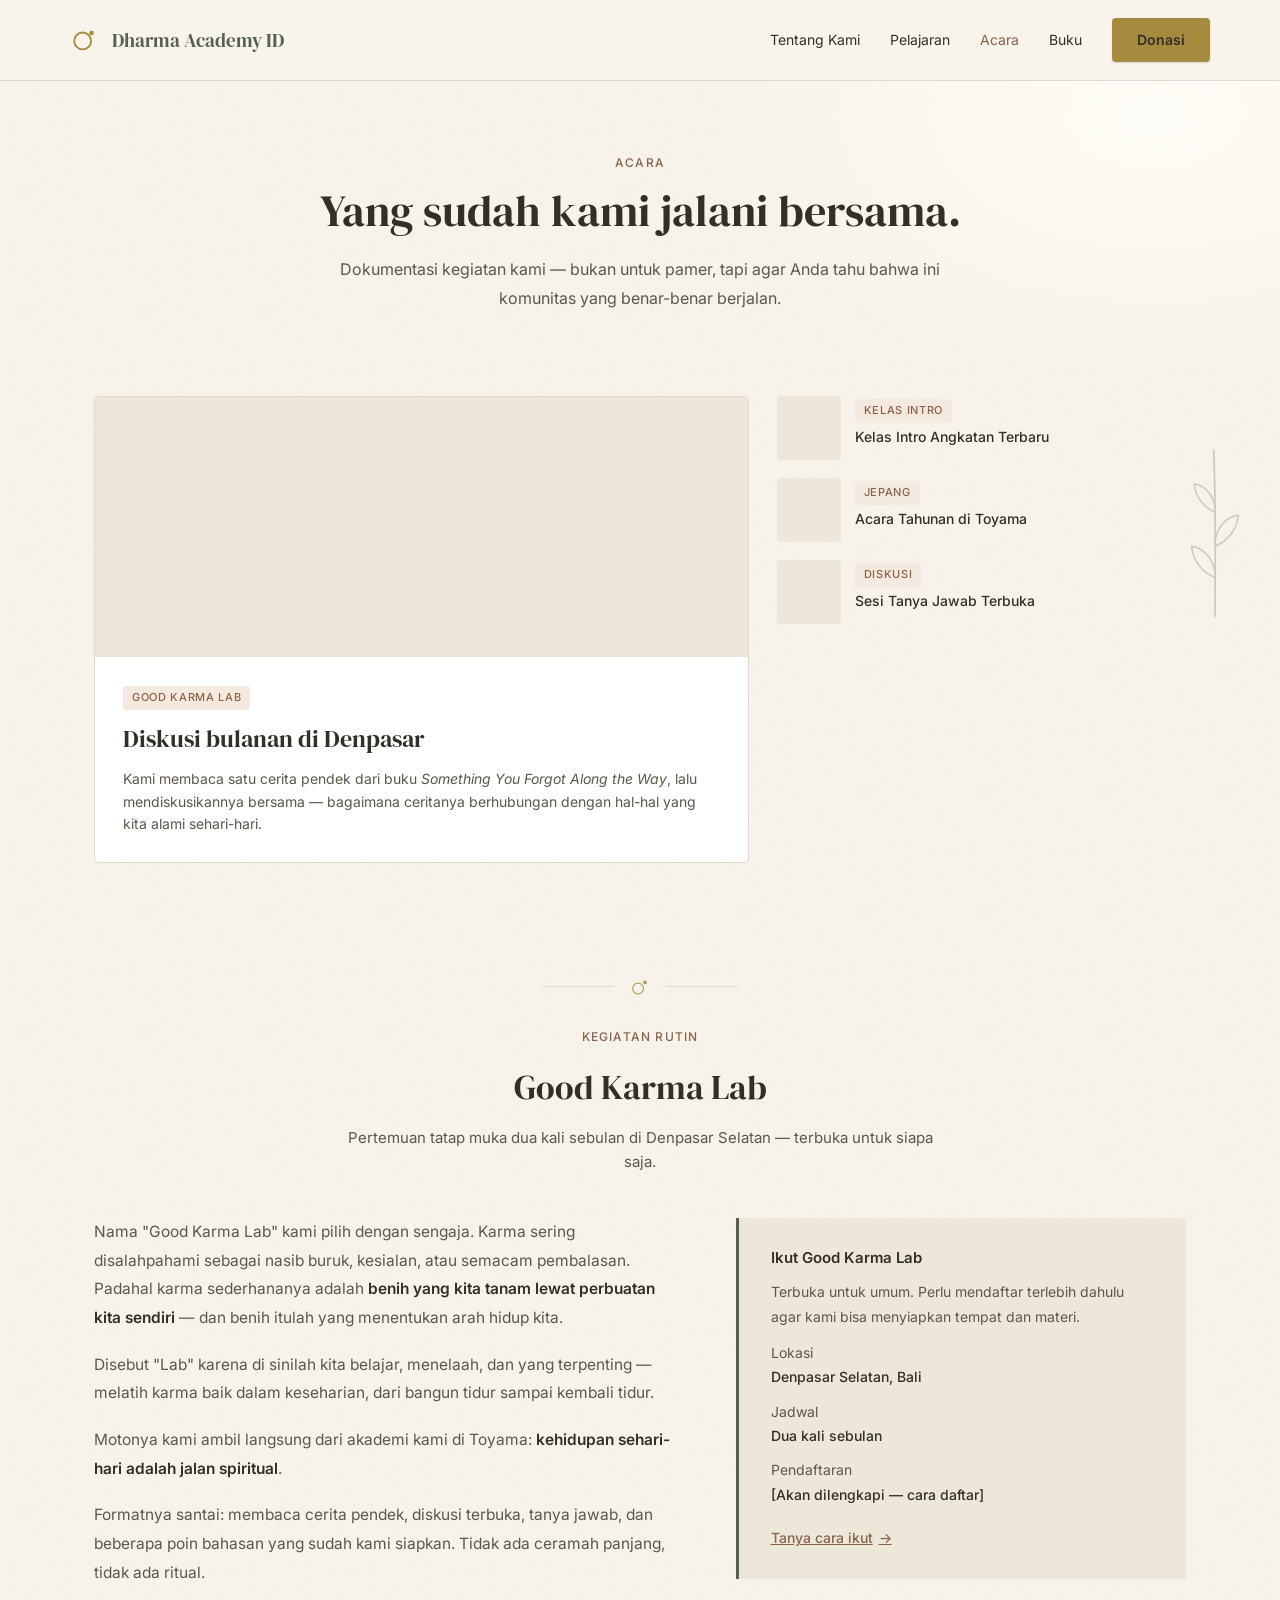
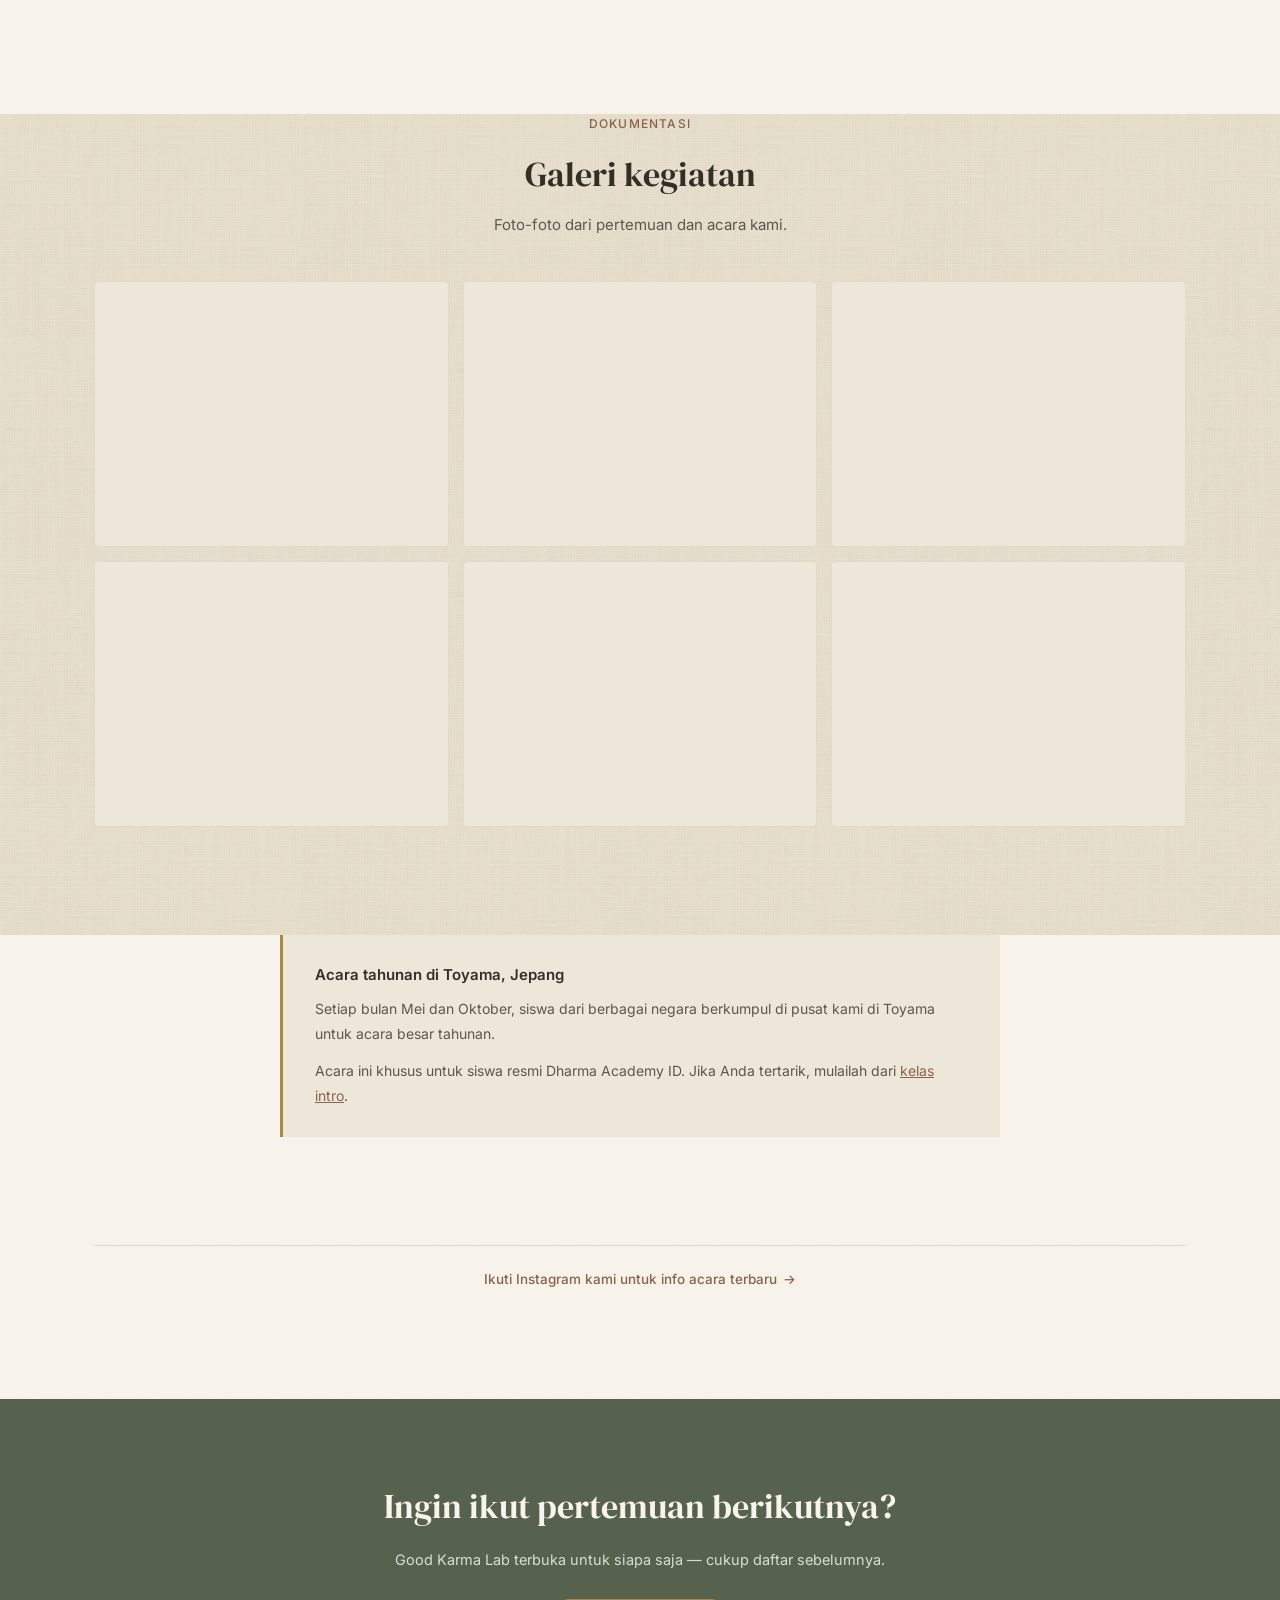
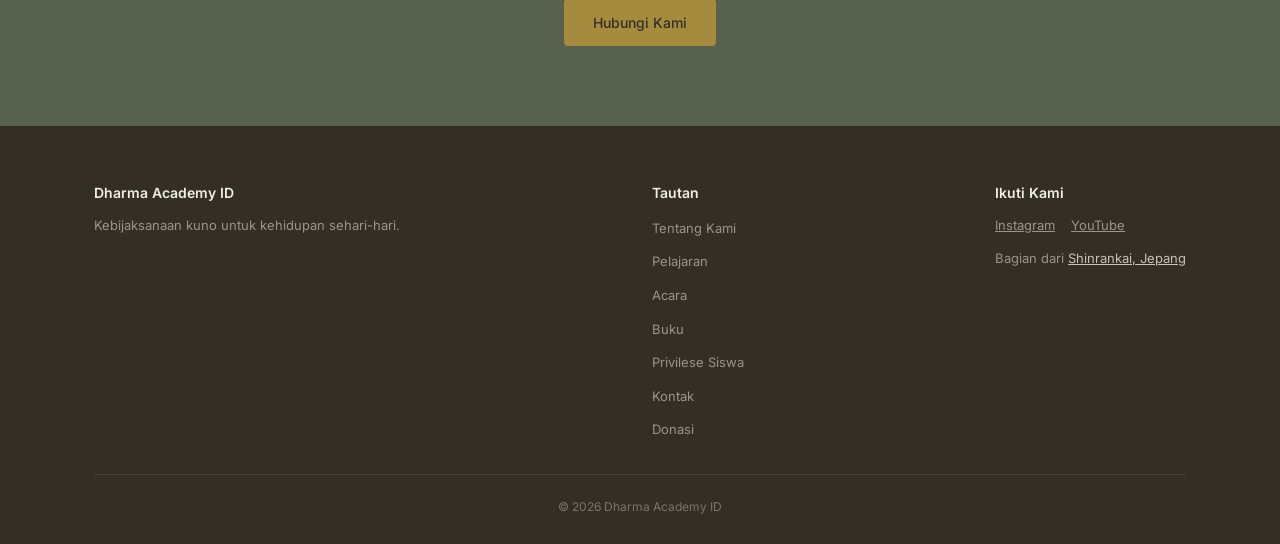
<file: event.html>
<!DOCTYPE html>
<html lang="id">
<head>
  <meta charset="UTF-8">
  <meta name="viewport" content="width=device-width, initial-scale=1.0">
  <title>Acara — Dharma Academy ID</title>
  <meta name="description" content="Dokumentasi kegiatan Dharma Academy ID: Good Karma Lab di Denpasar, kelas intro daring, dan acara tahunan di Toyama, Jepang.">
  <meta property="og:title" content="Acara — Dharma Academy ID">
  <meta property="og:description" content="Dokumentasi kegiatan kami — komunitas belajar Buddha yang aktif dan berjalan.">
  <meta property="og:type" content="website">
  <meta property="og:locale" content="id_ID">
  <link rel="preconnect" href="https://fonts.googleapis.com">
  <link rel="preconnect" href="https://fonts.gstatic.com" crossorigin>
  <link href="https://fonts.googleapis.com/css2?family=DM+Serif+Display&family=Inter:wght@400;500;600&display=swap" rel="stylesheet">
  <link rel="stylesheet" href="style.css">
</head>
<body>

<header class="site-header">
  <div class="wrap site-nav">
    <a href="index.html" class="site-nav__logo">
      <svg viewBox="0 0 64 64" xmlns="http://www.w3.org/2000/svg" role="img" aria-label="Logo Dharma Academy ID">
        <circle cx="27" cy="34" r="18" fill="none" stroke="#A68A3E" stroke-width="4"/>
        <circle cx="46" cy="17" r="5" fill="#A68A3E"/>
      </svg>
      <span>Dharma Academy ID</span>
    </a>
    <ul class="site-nav__links">
      <li><a href="about.html">Tentang Kami</a></li>
      <li><a href="lesson.html">Pelajaran</a></li>
      <li><a href="event.html">Acara</a></li>
      <li><a href="book.html">Buku</a></li>
      <li><a href="donation.html" class="btn btn-primary">Donasi</a></li>
    </ul>
    <button class="site-nav__toggle" aria-label="Buka menu" aria-expanded="false">&#9776;</button>
  </div>
  <div class="site-nav__drawer" hidden>
    <ul>
      <li><a href="about.html">Tentang Kami</a></li>
      <li><a href="lesson.html">Pelajaran</a></li>
      <li><a href="event.html">Acara</a></li>
      <li><a href="book.html">Buku</a></li>
      <li><a href="privilege.html">Privilese Siswa</a></li>
      <li><a href="contact.html">Kontak</a></li>
      <li><a href="donation.html" class="btn btn-primary">Donasi</a></li>
    </ul>
    <div class="site-nav__drawer__social">
      <a href="#" target="_blank" rel="noopener">Instagram</a>
      <a href="#" target="_blank" rel="noopener">YouTube</a>
    </div>
  </div>
</header>

<main>

  <section class="page-hero reveal">
    <div class="wrap">
      <p class="eyebrow">Acara</p>
      <h1>Yang sudah kami jalani bersama.</h1>
      <p class="lead">Dokumentasi kegiatan kami — bukan untuk pamer, tapi agar Anda tahu bahwa ini komunitas yang benar-benar berjalan.</p>
    </div>
  </section>

  <section class="section reveal" style="padding-top:32px;">
    <svg class="sprig sprig--right" viewBox="0 0 60 140" fill="none" aria-hidden="true">
      <path d="M30 138 C 30 100, 31 60, 29 10" stroke="currentColor" stroke-width="1.3" stroke-linecap="round"/>
      <path d="M30 108 C 20 104, 13 95, 12 84 C 23 86, 29 95, 30 105" stroke="currentColor" stroke-width="1.1" stroke-linejoin="round"/>
      <path d="M30 84 C 40 80, 47 71, 48 60 C 37 62, 31 71, 30 81" stroke="currentColor" stroke-width="1.1" stroke-linejoin="round"/>
      <path d="M30 58 C 21 54, 15 46, 14 36 C 24 38, 29 46, 30 55" stroke="currentColor" stroke-width="1.1" stroke-linejoin="round"/>
    </svg>

    <div class="wrap">
      <div class="featured-grid">
        <div class="featured-card">
          <div class="featured-card__image"></div>
          <div class="featured-card__body">
            <span class="card__tag">Good Karma Lab</span>
            <h3 class="featured-card__title">Diskusi bulanan di Denpasar</h3>
            <p class="featured-card__text">Kami membaca satu cerita pendek dari buku <em>Something You Forgot Along the Way</em>, lalu mendiskusikannya bersama — bagaimana ceritanya berhubungan dengan hal-hal yang kita alami sehari-hari.</p>
          </div>
        </div>
        <div class="featured-list">
          <a href="#" class="featured-list__item">
            <div class="featured-list__thumb"></div>
            <div>
              <span class="card__tag" style="margin-bottom:4px;">Kelas Intro</span>
              <p class="featured-list__title">Kelas Intro Angkatan Terbaru</p>
            </div>
          </a>
          <a href="#" class="featured-list__item">
            <div class="featured-list__thumb"></div>
            <div>
              <span class="card__tag" style="margin-bottom:4px;">Jepang</span>
              <p class="featured-list__title">Acara Tahunan di Toyama</p>
            </div>
          </a>
          <a href="#" class="featured-list__item">
            <div class="featured-list__thumb"></div>
            <div>
              <span class="card__tag" style="margin-bottom:4px;">Diskusi</span>
              <p class="featured-list__title">Sesi Tanya Jawab Terbuka</p>
            </div>
          </a>
        </div>
      </div>
    </div>
  </section>


  <div class="breath reveal" aria-hidden="true">
    <svg viewBox="0 0 26 26"><circle cx="10.5" cy="15" r="7" fill="none" stroke="currentColor" stroke-width="1.4"/><circle cx="19.5" cy="7" r="2.4" fill="currentColor"/></svg>
  </div>

  <section class="section reveal" style="padding-top:24px;">
    <div class="wrap">
      <div class="section-header center">
        <p class="eyebrow">Kegiatan Rutin</p>
        <h2>Good Karma Lab</h2>
        <p class="desc">Pertemuan tatap muka dua kali sebulan di Denpasar Selatan — terbuka untuk siapa saja.</p>
      </div>
      <div class="two-col">
        <div class="prose" style="max-width:none;">
          <p>Nama "Good Karma Lab" kami pilih dengan sengaja. Karma sering disalahpahami sebagai nasib buruk, kesialan, atau semacam pembalasan. Padahal karma sederhananya adalah <strong>benih yang kita tanam lewat perbuatan kita sendiri</strong> — dan benih itulah yang menentukan arah hidup kita.</p>
          <p>Disebut "Lab" karena di sinilah kita belajar, menelaah, dan yang terpenting — melatih karma baik dalam keseharian, dari bangun tidur sampai kembali tidur.</p>
          <p>Motonya kami ambil langsung dari akademi kami di Toyama: <strong>kehidupan sehari-hari adalah jalan spiritual</strong>.</p>
          <p>Formatnya santai: membaca cerita pendek, diskusi terbuka, tanya jawab, dan beberapa poin bahasan yang sudah kami siapkan. Tidak ada ceramah panjang, tidak ada ritual.</p>
        </div>
        <div>
          <div class="callout">
            <h4>Ikut Good Karma Lab</h4>
            <p>Terbuka untuk umum. Perlu mendaftar terlebih dahulu agar kami bisa menyiapkan tempat dan materi.</p>
            <dl>
              <dt>Lokasi</dt>
              <dd>Denpasar Selatan, Bali</dd>
              <dt>Jadwal</dt>
              <dd>Dua kali sebulan</dd>
              <dt>Pendaftaran</dt>
              <dd>[Akan dilengkapi — cara daftar]</dd>
            </dl>
            <p style="margin-top:20px; margin-bottom:0;"><a href="contact.html" class="btn-text">Tanya cara ikut</a></p>
          </div>
        </div>
      </div>
    </div>
  </section>

  <section class="section section--tinted reveal" style="padding-top:0;">
    <div class="wrap">
      <div class="section-header center">
        <p class="eyebrow">Dokumentasi</p>
        <h2>Galeri kegiatan</h2>
        <p class="desc">Foto-foto dari pertemuan dan acara kami.</p>
      </div>
      <div class="gallery-grid">
        <div class="gallery-grid__item"></div>
        <div class="gallery-grid__item"></div>
        <div class="gallery-grid__item"></div>
        <div class="gallery-grid__item"></div>
        <div class="gallery-grid__item"></div>
        <div class="gallery-grid__item"></div>
      </div>
    </div>
  </section>

  <section class="section reveal" style="padding-top:0;">
    <div class="wrap">
      <div class="prose center">
        <div class="callout" style="border-left-color: var(--color-highlight);">
          <h4>Acara tahunan di Toyama, Jepang</h4>
          <p>Setiap bulan Mei dan Oktober, siswa dari berbagai negara berkumpul di pusat kami di Toyama untuk acara besar tahunan.</p>
          <p style="margin-bottom:0;">Acara ini khusus untuk siswa resmi Dharma Academy ID. Jika Anda tertarik, mulailah dari <a href="lesson.html" style="color:var(--color-accent);">kelas intro</a>.</p>
        </div>
      </div>
    </div>
  </section>

  <section class="section reveal" style="padding-top:0;">
    <div class="wrap">
      <div class="text-separator">
        <a href="contact.html">Ikuti Instagram kami untuk info acara terbaru</a>
      </div>
    </div>
  </section>

  <div class="cta-band reveal">
    <div class="wrap">
      <h2>Ingin ikut pertemuan berikutnya?</h2>
      <p>Good Karma Lab terbuka untuk siapa saja — cukup daftar sebelumnya.</p>
      <a href="contact.html" class="btn btn-primary">Hubungi Kami</a>
    </div>
  </div>

</main>

<footer class="site-footer">
  <div class="wrap">
    <div class="site-footer__inner">
      <div>
        <h4>Dharma Academy ID</h4>
        <p>Kebijaksanaan kuno untuk kehidupan sehari-hari.</p>
      </div>
      <div>
        <h4>Tautan</h4>
        <ul class="site-footer__links">
          <li><a href="about.html">Tentang Kami</a></li>
          <li><a href="lesson.html">Pelajaran</a></li>
          <li><a href="event.html">Acara</a></li>
          <li><a href="book.html">Buku</a></li>
          <li><a href="privilege.html">Privilese Siswa</a></li>
          <li><a href="contact.html">Kontak</a></li>
          <li><a href="donation.html">Donasi</a></li>
        </ul>
      </div>
      <div>
        <h4>Ikuti Kami</h4>
        <div class="site-footer__social">
          <a href="#" target="_blank" rel="noopener">Instagram</a>
          <a href="#" target="_blank" rel="noopener">YouTube</a>
        </div>
        <p style="margin-top:12px;">Bagian dari <a href="https://shinrankai.jp/" target="_blank" rel="noopener" style="color:#C7C2B6;">Shinrankai, Jepang</a></p>
      </div>
    </div>
    <div class="site-footer__bottom">&copy; 2026 Dharma Academy ID</div>
  </div>
</footer>

<button id="scroll-top" class="scroll-top" aria-label="Kembali ke atas" hidden>&#8593;</button>
<script src="main.js"></script>
</body>
</html>
</file>
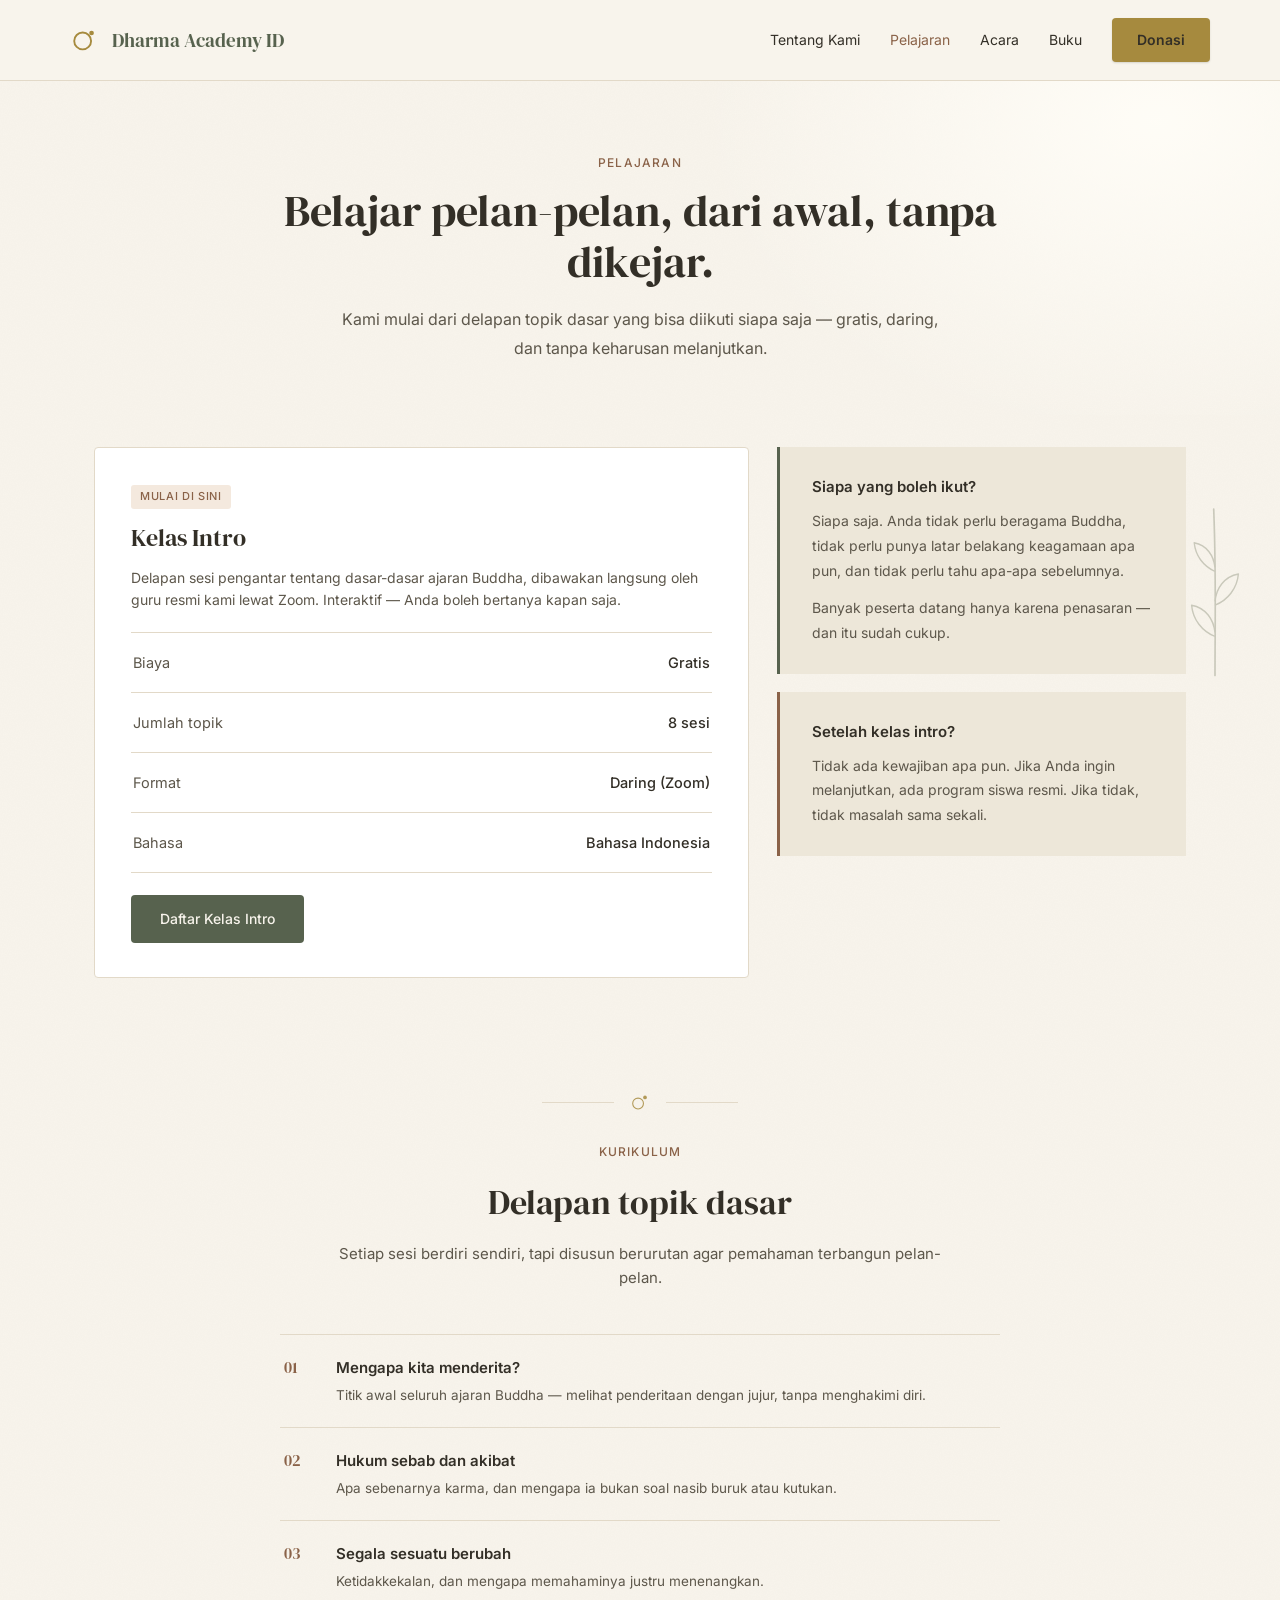
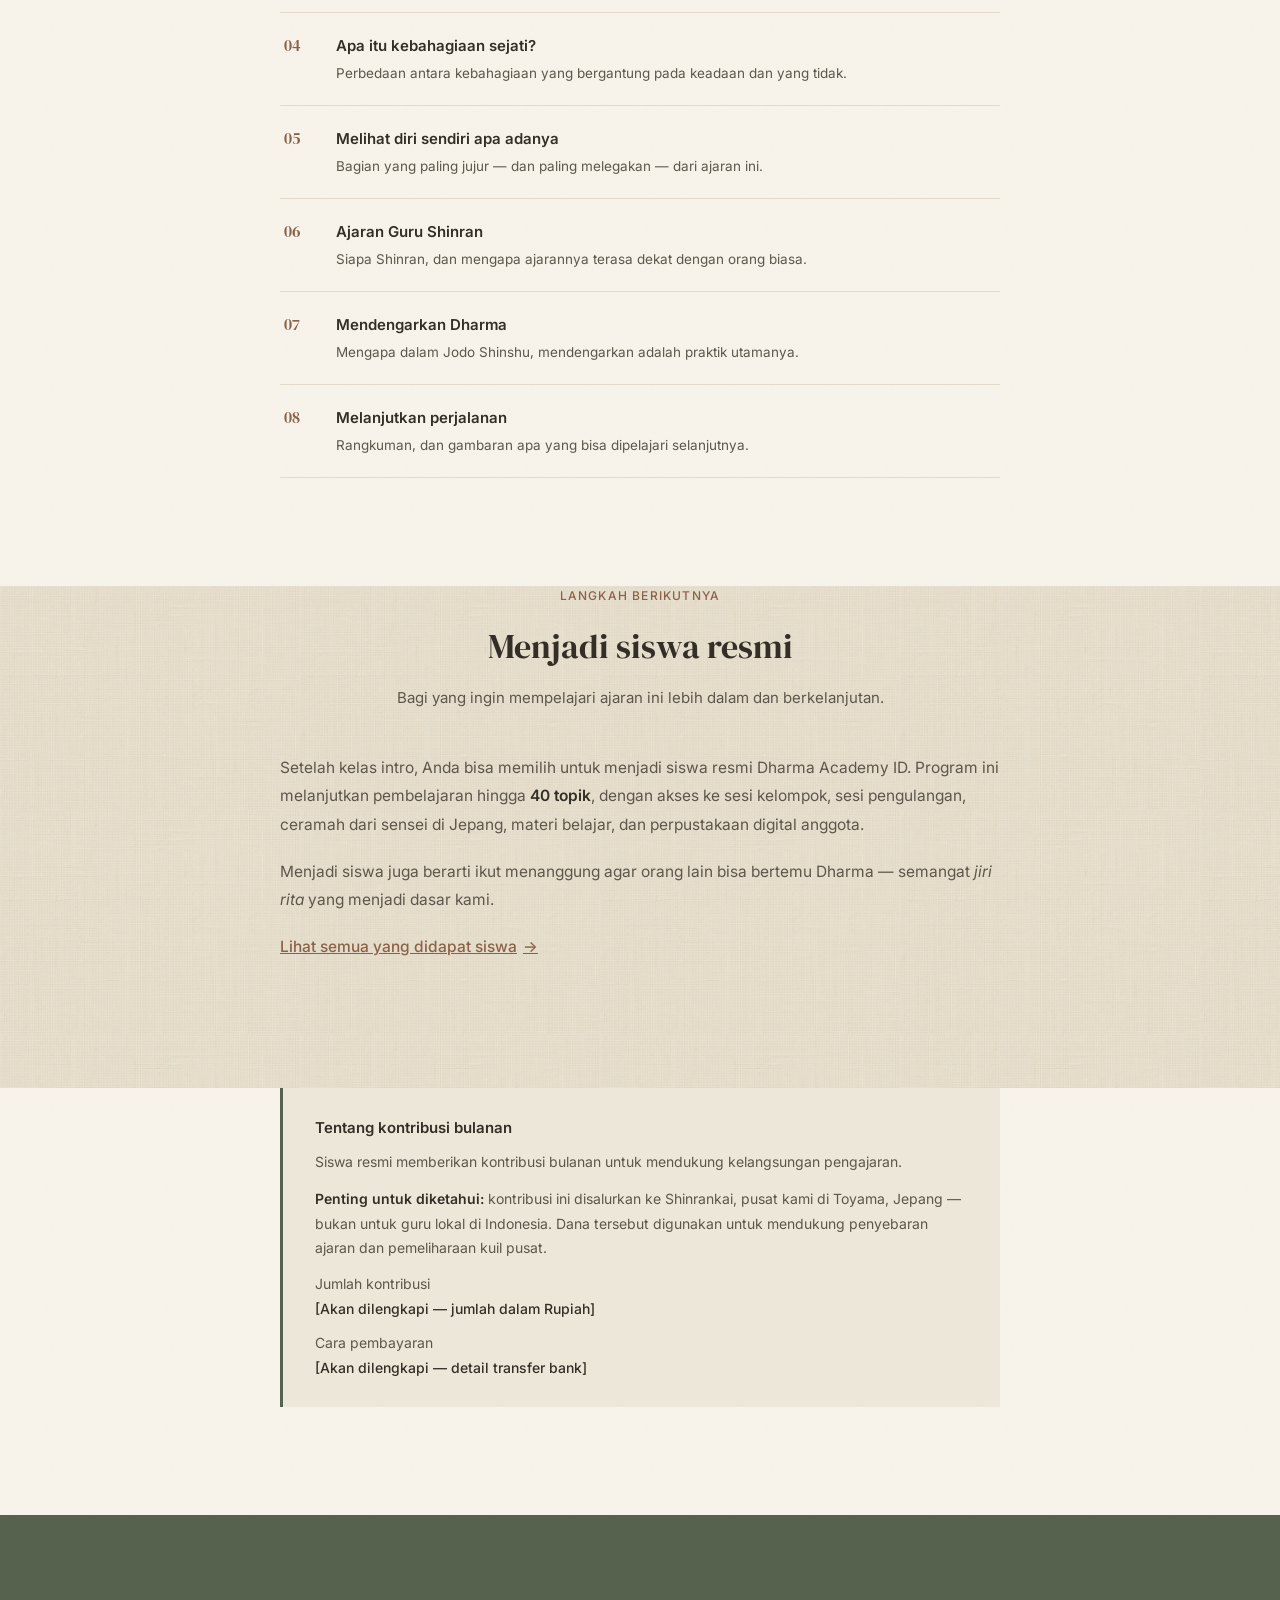
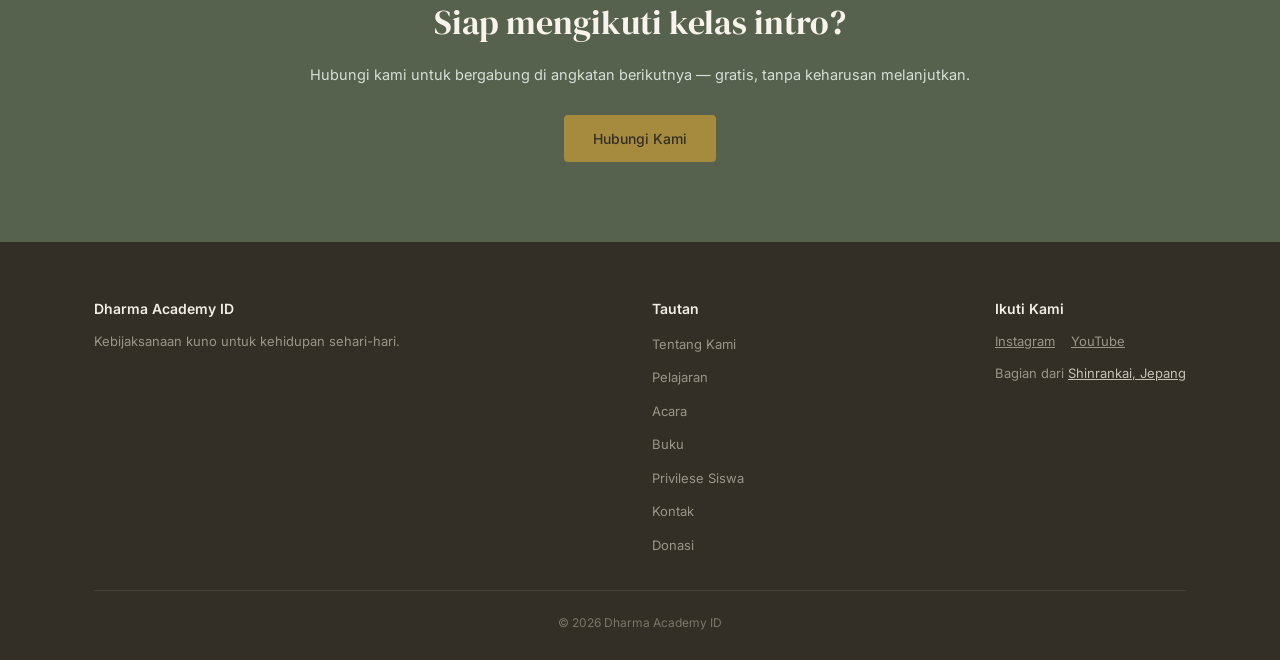
<file: lesson.html>
<!DOCTYPE html>
<html lang="id">
<head>
  <meta charset="UTF-8">
  <meta name="viewport" content="width=device-width, initial-scale=1.0">
  <title>Pelajaran — Dharma Academy ID</title>
  <meta name="description" content="Kelas intro gratis 8 topik dan program siswa resmi 40 topik. Belajar ajaran Buddha Jodo Shinshu secara daring bersama guru resmi, dalam bahasa Indonesia.">
  <meta property="og:title" content="Pelajaran — Dharma Academy ID">
  <meta property="og:description" content="Kelas intro gratis dan program siswa resmi. Belajar ajaran Buddha Jodo Shinshu dalam bahasa Indonesia.">
  <meta property="og:type" content="website">
  <meta property="og:locale" content="id_ID">
  <link rel="preconnect" href="https://fonts.googleapis.com">
  <link rel="preconnect" href="https://fonts.gstatic.com" crossorigin>
  <link href="https://fonts.googleapis.com/css2?family=DM+Serif+Display&family=Inter:wght@400;500;600&display=swap" rel="stylesheet">
  <link rel="stylesheet" href="style.css">
</head>
<body>

<header class="site-header">
  <div class="wrap site-nav">
    <a href="index.html" class="site-nav__logo">
      <svg viewBox="0 0 64 64" xmlns="http://www.w3.org/2000/svg" role="img" aria-label="Logo Dharma Academy ID">
        <circle cx="27" cy="34" r="18" fill="none" stroke="#A68A3E" stroke-width="4"/>
        <circle cx="46" cy="17" r="5" fill="#A68A3E"/>
      </svg>
      <span>Dharma Academy ID</span>
    </a>
    <ul class="site-nav__links">
      <li><a href="about.html">Tentang Kami</a></li>
      <li><a href="lesson.html">Pelajaran</a></li>
      <li><a href="event.html">Acara</a></li>
      <li><a href="book.html">Buku</a></li>
      <li><a href="donation.html" class="btn btn-primary">Donasi</a></li>
    </ul>
    <button class="site-nav__toggle" aria-label="Buka menu" aria-expanded="false">&#9776;</button>
  </div>
  <div class="site-nav__drawer" hidden>
    <ul>
      <li><a href="about.html">Tentang Kami</a></li>
      <li><a href="lesson.html">Pelajaran</a></li>
      <li><a href="event.html">Acara</a></li>
      <li><a href="book.html">Buku</a></li>
      <li><a href="privilege.html">Privilese Siswa</a></li>
      <li><a href="contact.html">Kontak</a></li>
      <li><a href="donation.html" class="btn btn-primary">Donasi</a></li>
    </ul>
    <div class="site-nav__drawer__social">
      <a href="#" target="_blank" rel="noopener">Instagram</a>
      <a href="#" target="_blank" rel="noopener">YouTube</a>
    </div>
  </div>
</header>

<main>

  <section class="page-hero reveal">
    <div class="wrap">
      <p class="eyebrow">Pelajaran</p>
      <h1>Belajar pelan-pelan, dari awal, tanpa dikejar.</h1>
      <p class="lead">Kami mulai dari delapan topik dasar yang bisa diikuti siapa saja — gratis, daring, dan tanpa keharusan melanjutkan.</p>
    </div>
  </section>

  <section class="section reveal" style="padding-top:32px;">
    <svg class="sprig sprig--right" viewBox="0 0 60 140" fill="none" aria-hidden="true">
      <path d="M30 138 C 30 100, 31 60, 29 10" stroke="currentColor" stroke-width="1.3" stroke-linecap="round"/>
      <path d="M30 108 C 20 104, 13 95, 12 84 C 23 86, 29 95, 30 105" stroke="currentColor" stroke-width="1.1" stroke-linejoin="round"/>
      <path d="M30 84 C 40 80, 47 71, 48 60 C 37 62, 31 71, 30 81" stroke="currentColor" stroke-width="1.1" stroke-linejoin="round"/>
      <path d="M30 58 C 21 54, 15 46, 14 36 C 24 38, 29 46, 30 55" stroke="currentColor" stroke-width="1.1" stroke-linejoin="round"/>
    </svg>

    <div class="wrap">
      <div class="featured-grid">
        <div class="featured-card">
          <div class="featured-card__body" style="padding:34px 36px;">
            <span class="card__tag">Mulai di sini</span>
            <h3 class="featured-card__title">Kelas Intro</h3>
            <p class="featured-card__text" style="margin-bottom:18px;">Delapan sesi pengantar tentang dasar-dasar ajaran Buddha, dibawakan langsung oleh guru resmi kami lewat Zoom. Interaktif — Anda boleh bertanya kapan saja.</p>
            <dl class="detail-list" style="border-top:1px solid var(--color-border); margin-top:20px;">
              <div class="detail-row"><dt>Biaya</dt><dd>Gratis</dd></div>
              <div class="detail-row"><dt>Jumlah topik</dt><dd>8 sesi</dd></div>
              <div class="detail-row"><dt>Format</dt><dd>Daring (Zoom)</dd></div>
              <div class="detail-row"><dt>Bahasa</dt><dd>Bahasa Indonesia</dd></div>
            </dl>
            <p style="margin-top:22px;"><a href="contact.html" class="btn btn-primary">Daftar Kelas Intro</a></p>
          </div>
        </div>
        <div class="featured-list">
          <div class="callout">
            <h4>Siapa yang boleh ikut?</h4>
            <p>Siapa saja. Anda tidak perlu beragama Buddha, tidak perlu punya latar belakang keagamaan apa pun, dan tidak perlu tahu apa-apa sebelumnya.</p>
            <p style="margin-bottom:0;">Banyak peserta datang hanya karena penasaran — dan itu sudah cukup.</p>
          </div>
          <div class="callout" style="border-left-color: var(--color-accent);">
            <h4>Setelah kelas intro?</h4>
            <p style="margin-bottom:0;">Tidak ada kewajiban apa pun. Jika Anda ingin melanjutkan, ada program siswa resmi. Jika tidak, tidak masalah sama sekali.</p>
          </div>
        </div>
      </div>
    </div>
  </section>


  <div class="breath reveal" aria-hidden="true">
    <svg viewBox="0 0 26 26"><circle cx="10.5" cy="15" r="7" fill="none" stroke="currentColor" stroke-width="1.4"/><circle cx="19.5" cy="7" r="2.4" fill="currentColor"/></svg>
  </div>

  <section class="section reveal" style="padding-top:24px;">
    <div class="wrap">
      <div class="section-header center">
        <p class="eyebrow">Kurikulum</p>
        <h2>Delapan topik dasar</h2>
        <p class="desc">Setiap sesi berdiri sendiri, tapi disusun berurutan agar pemahaman terbangun pelan-pelan.</p>
      </div>
      <div class="prose center" style="max-width:720px;">
        <div class="numbered-list">
          <div class="numbered-item">
            <span class="numbered-item__num">01</span>
            <div class="numbered-item__body">
              <h4>Mengapa kita menderita?</h4>
              <p>Titik awal seluruh ajaran Buddha — melihat penderitaan dengan jujur, tanpa menghakimi diri.</p>
            </div>
          </div>
          <div class="numbered-item">
            <span class="numbered-item__num">02</span>
            <div class="numbered-item__body">
              <h4>Hukum sebab dan akibat</h4>
              <p>Apa sebenarnya karma, dan mengapa ia bukan soal nasib buruk atau kutukan.</p>
            </div>
          </div>
          <div class="numbered-item">
            <span class="numbered-item__num">03</span>
            <div class="numbered-item__body">
              <h4>Segala sesuatu berubah</h4>
              <p>Ketidakkekalan, dan mengapa memahaminya justru menenangkan.</p>
            </div>
          </div>
          <div class="numbered-item">
            <span class="numbered-item__num">04</span>
            <div class="numbered-item__body">
              <h4>Apa itu kebahagiaan sejati?</h4>
              <p>Perbedaan antara kebahagiaan yang bergantung pada keadaan dan yang tidak.</p>
            </div>
          </div>
          <div class="numbered-item">
            <span class="numbered-item__num">05</span>
            <div class="numbered-item__body">
              <h4>Melihat diri sendiri apa adanya</h4>
              <p>Bagian yang paling jujur — dan paling melegakan — dari ajaran ini.</p>
            </div>
          </div>
          <div class="numbered-item">
            <span class="numbered-item__num">06</span>
            <div class="numbered-item__body">
              <h4>Ajaran Guru Shinran</h4>
              <p>Siapa Shinran, dan mengapa ajarannya terasa dekat dengan orang biasa.</p>
            </div>
          </div>
          <div class="numbered-item">
            <span class="numbered-item__num">07</span>
            <div class="numbered-item__body">
              <h4>Mendengarkan Dharma</h4>
              <p>Mengapa dalam Jodo Shinshu, mendengarkan adalah praktik utamanya.</p>
            </div>
          </div>
          <div class="numbered-item">
            <span class="numbered-item__num">08</span>
            <div class="numbered-item__body">
              <h4>Melanjutkan perjalanan</h4>
              <p>Rangkuman, dan gambaran apa yang bisa dipelajari selanjutnya.</p>
            </div>
          </div>
        </div>
      </div>
    </div>
  </section>

  <section class="section section--tinted reveal" style="padding-top:0;">
    <div class="wrap">
      <div class="section-header center">
        <p class="eyebrow">Langkah Berikutnya</p>
        <h2>Menjadi siswa resmi</h2>
        <p class="desc">Bagi yang ingin mempelajari ajaran ini lebih dalam dan berkelanjutan.</p>
      </div>
      <div class="prose center">
        <p>Setelah kelas intro, Anda bisa memilih untuk menjadi siswa resmi Dharma Academy ID. Program ini melanjutkan pembelajaran hingga <strong>40 topik</strong>, dengan akses ke sesi kelompok, sesi pengulangan, ceramah dari sensei di Jepang, materi belajar, dan perpustakaan digital anggota.</p>
        <p>Menjadi siswa juga berarti ikut menanggung agar orang lain bisa bertemu Dharma — semangat <em>jiri rita</em> yang menjadi dasar kami.</p>
        <p><a href="privilege.html" class="btn-text">Lihat semua yang didapat siswa</a></p>
      </div>
    </div>
  </section>

  <section class="section reveal" style="padding-top:0;">
    <div class="wrap">
      <div class="prose center">
        <div class="callout">
          <h4>Tentang kontribusi bulanan</h4>
          <p>Siswa resmi memberikan kontribusi bulanan untuk mendukung kelangsungan pengajaran.</p>
          <p><strong>Penting untuk diketahui:</strong> kontribusi ini disalurkan ke Shinrankai, pusat kami di Toyama, Jepang — bukan untuk guru lokal di Indonesia. Dana tersebut digunakan untuk mendukung penyebaran ajaran dan pemeliharaan kuil pusat.</p>
          <dl>
            <dt>Jumlah kontribusi</dt>
            <dd>[Akan dilengkapi — jumlah dalam Rupiah]</dd>
            <dt>Cara pembayaran</dt>
            <dd>[Akan dilengkapi — detail transfer bank]</dd>
          </dl>
        </div>
      </div>
    </div>
  </section>

  <div class="cta-band reveal">
    <div class="wrap">
      <h2>Siap mengikuti kelas intro?</h2>
      <p>Hubungi kami untuk bergabung di angkatan berikutnya — gratis, tanpa keharusan melanjutkan.</p>
      <a href="contact.html" class="btn btn-primary">Hubungi Kami</a>
    </div>
  </div>

</main>

<footer class="site-footer">
  <div class="wrap">
    <div class="site-footer__inner">
      <div>
        <h4>Dharma Academy ID</h4>
        <p>Kebijaksanaan kuno untuk kehidupan sehari-hari.</p>
      </div>
      <div>
        <h4>Tautan</h4>
        <ul class="site-footer__links">
          <li><a href="about.html">Tentang Kami</a></li>
          <li><a href="lesson.html">Pelajaran</a></li>
          <li><a href="event.html">Acara</a></li>
          <li><a href="book.html">Buku</a></li>
          <li><a href="privilege.html">Privilese Siswa</a></li>
          <li><a href="contact.html">Kontak</a></li>
          <li><a href="donation.html">Donasi</a></li>
        </ul>
      </div>
      <div>
        <h4>Ikuti Kami</h4>
        <div class="site-footer__social">
          <a href="#" target="_blank" rel="noopener">Instagram</a>
          <a href="#" target="_blank" rel="noopener">YouTube</a>
        </div>
        <p style="margin-top:12px;">Bagian dari <a href="https://shinrankai.jp/" target="_blank" rel="noopener" style="color:#C7C2B6;">Shinrankai, Jepang</a></p>
      </div>
    </div>
    <div class="site-footer__bottom">&copy; 2026 Dharma Academy ID</div>
  </div>
</footer>

<button id="scroll-top" class="scroll-top" aria-label="Kembali ke atas" hidden>&#8593;</button>
<script src="main.js"></script>
</body>
</html>
</file>
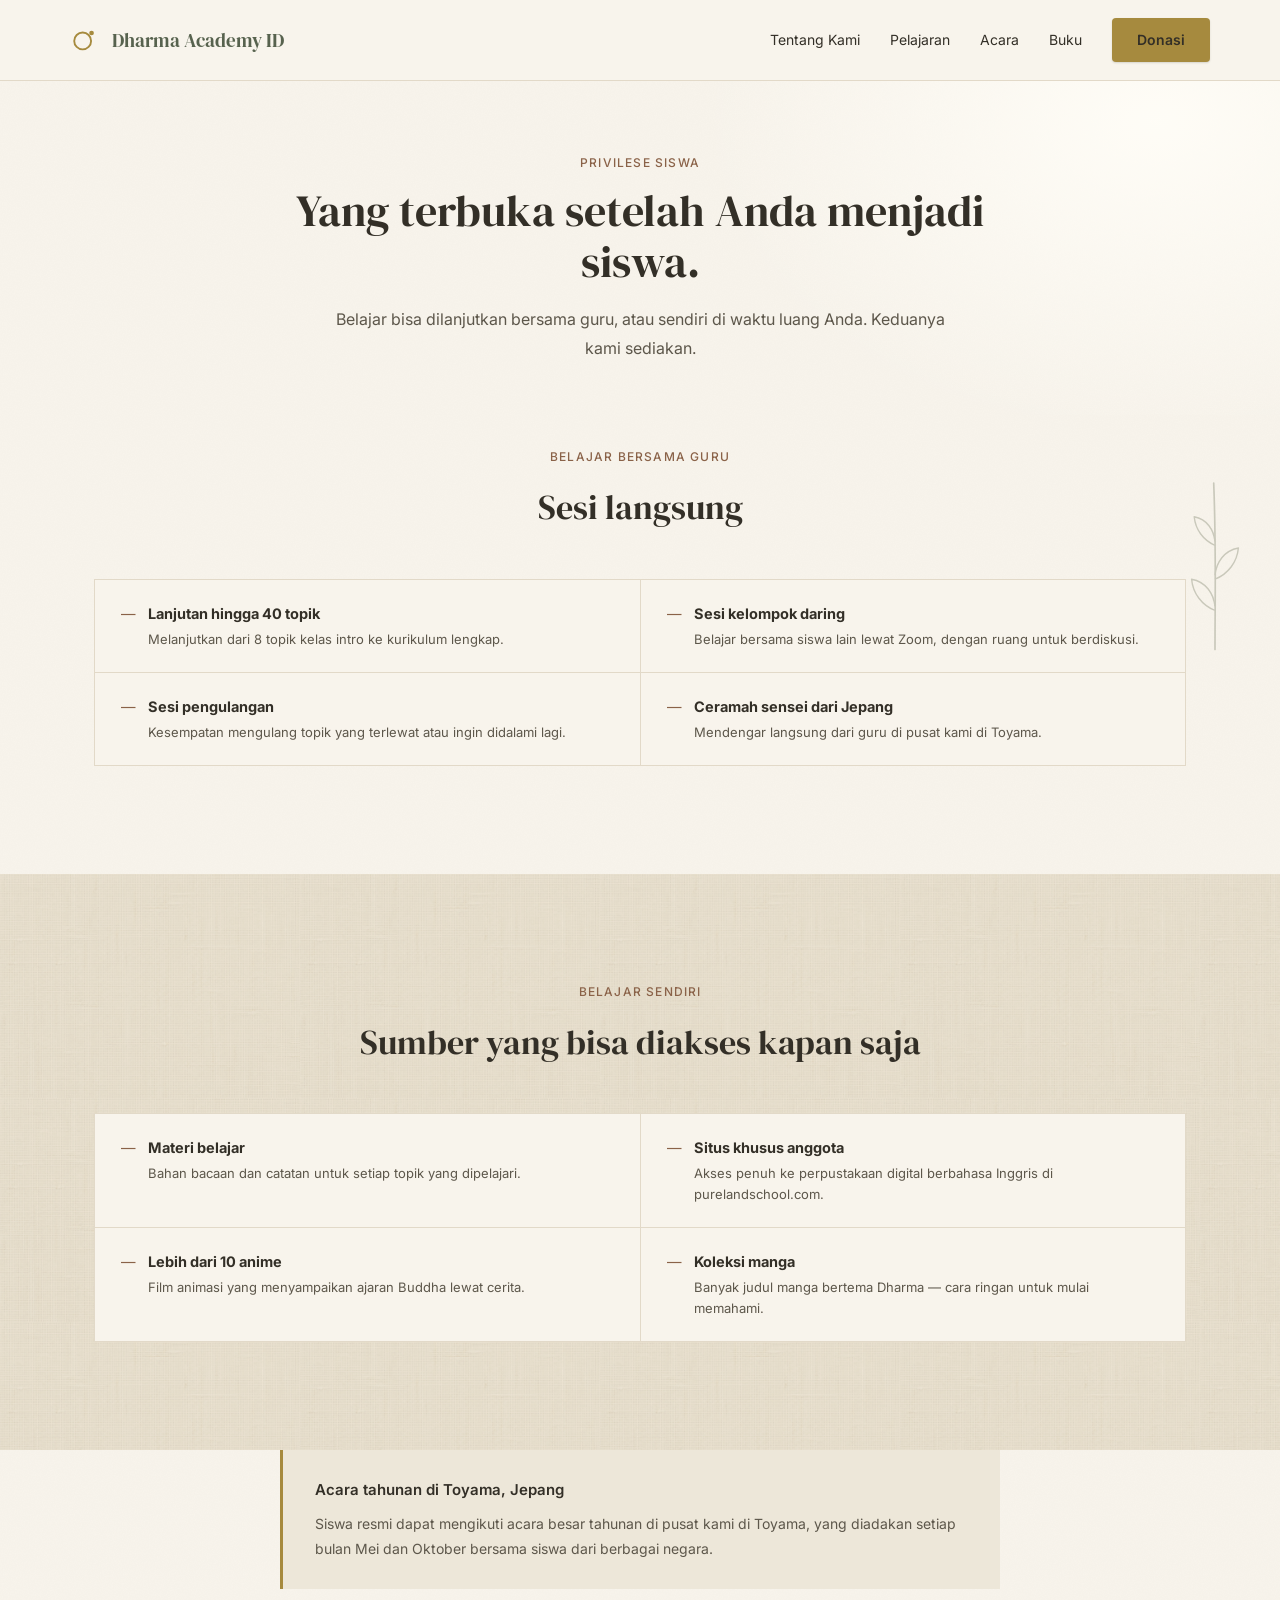
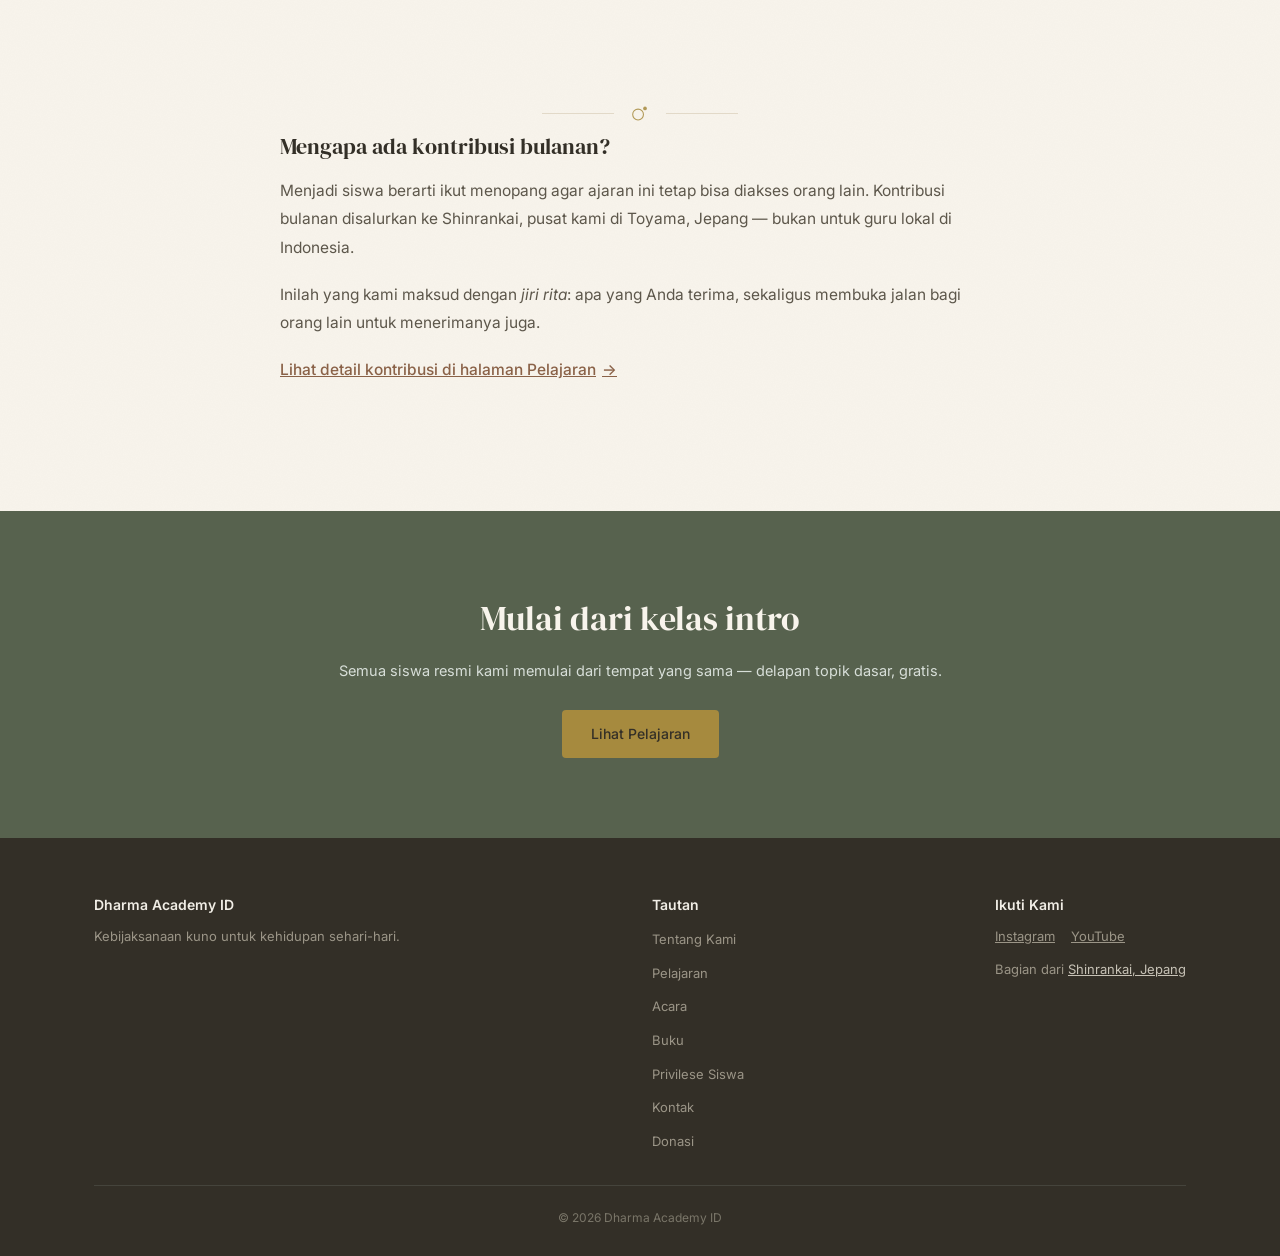
<file: privilege.html>
<!DOCTYPE html>
<html lang="id">
<head>
  <meta charset="UTF-8">
  <meta name="viewport" content="width=device-width, initial-scale=1.0">
  <title>Privilese Siswa — Dharma Academy ID</title>
  <meta name="description" content="Yang didapat siswa resmi Dharma Academy ID: 40 topik pembelajaran, sesi kelompok, ceramah sensei dari Jepang, materi belajar, perpustakaan digital, dan acara di Toyama.">
  <meta property="og:title" content="Privilese Siswa — Dharma Academy ID">
  <meta property="og:description" content="Sumber belajar lengkap untuk siswa resmi — bersama guru maupun secara mandiri.">
  <meta property="og:type" content="website">
  <meta property="og:locale" content="id_ID">
  <link rel="preconnect" href="https://fonts.googleapis.com">
  <link rel="preconnect" href="https://fonts.gstatic.com" crossorigin>
  <link href="https://fonts.googleapis.com/css2?family=DM+Serif+Display&family=Inter:wght@400;500;600&display=swap" rel="stylesheet">
  <link rel="stylesheet" href="style.css">
</head>
<body>

<header class="site-header">
  <div class="wrap site-nav">
    <a href="index.html" class="site-nav__logo">
      <svg viewBox="0 0 64 64" xmlns="http://www.w3.org/2000/svg" role="img" aria-label="Logo Dharma Academy ID">
        <circle cx="27" cy="34" r="18" fill="none" stroke="#A68A3E" stroke-width="4"/>
        <circle cx="46" cy="17" r="5" fill="#A68A3E"/>
      </svg>
      <span>Dharma Academy ID</span>
    </a>
    <ul class="site-nav__links">
      <li><a href="about.html">Tentang Kami</a></li>
      <li><a href="lesson.html">Pelajaran</a></li>
      <li><a href="event.html">Acara</a></li>
      <li><a href="book.html">Buku</a></li>
      <li><a href="donation.html" class="btn btn-primary">Donasi</a></li>
    </ul>
    <button class="site-nav__toggle" aria-label="Buka menu" aria-expanded="false">&#9776;</button>
  </div>
  <div class="site-nav__drawer" hidden>
    <ul>
      <li><a href="about.html">Tentang Kami</a></li>
      <li><a href="lesson.html">Pelajaran</a></li>
      <li><a href="event.html">Acara</a></li>
      <li><a href="book.html">Buku</a></li>
      <li><a href="privilege.html">Privilese Siswa</a></li>
      <li><a href="contact.html">Kontak</a></li>
      <li><a href="donation.html" class="btn btn-primary">Donasi</a></li>
    </ul>
    <div class="site-nav__drawer__social">
      <a href="#" target="_blank" rel="noopener">Instagram</a>
      <a href="#" target="_blank" rel="noopener">YouTube</a>
    </div>
  </div>
</header>

<main>

  <section class="page-hero reveal">
    <div class="wrap">
      <p class="eyebrow">Privilese Siswa</p>
      <h1>Yang terbuka setelah Anda menjadi siswa.</h1>
      <p class="lead">Belajar bisa dilanjutkan bersama guru, atau sendiri di waktu luang Anda. Keduanya kami sediakan.</p>
    </div>
  </section>

  <section class="section reveal" style="padding-top:32px;">
    <svg class="sprig sprig--right" viewBox="0 0 60 140" fill="none" aria-hidden="true">
      <path d="M30 138 C 30 100, 31 60, 29 10" stroke="currentColor" stroke-width="1.3" stroke-linecap="round"/>
      <path d="M30 108 C 20 104, 13 95, 12 84 C 23 86, 29 95, 30 105" stroke="currentColor" stroke-width="1.1" stroke-linejoin="round"/>
      <path d="M30 84 C 40 80, 47 71, 48 60 C 37 62, 31 71, 30 81" stroke="currentColor" stroke-width="1.1" stroke-linejoin="round"/>
      <path d="M30 58 C 21 54, 15 46, 14 36 C 24 38, 29 46, 30 55" stroke="currentColor" stroke-width="1.1" stroke-linejoin="round"/>
    </svg>

    <div class="wrap">
      <div class="section-header center">
        <p class="eyebrow">Belajar Bersama Guru</p>
        <h2>Sesi langsung</h2>
      </div>
      <ul class="check-list">
        <li>
          <div><strong>Lanjutan hingga 40 topik</strong>
            <span>Melanjutkan dari 8 topik kelas intro ke kurikulum lengkap.</span>
          </div>
        </li>
        <li>
          <div><strong>Sesi kelompok daring</strong>
            <span>Belajar bersama siswa lain lewat Zoom, dengan ruang untuk berdiskusi.</span>
          </div>
        </li>
        <li>
          <div><strong>Sesi pengulangan</strong>
            <span>Kesempatan mengulang topik yang terlewat atau ingin didalami lagi.</span>
          </div>
        </li>
        <li>
          <div><strong>Ceramah sensei dari Jepang</strong>
            <span>Mendengar langsung dari guru di pusat kami di Toyama.</span>
          </div>
        </li>
      </ul>
    </div>
  </section>


  <section class="section section--tinted reveal">
    <div class="wrap">
      <div class="section-header center">
        <p class="eyebrow">Belajar Sendiri</p>
        <h2>Sumber yang bisa diakses kapan saja</h2>
      </div>
      <ul class="check-list">
        <li>
          <div><strong>Materi belajar</strong>
            <span>Bahan bacaan dan catatan untuk setiap topik yang dipelajari.</span>
          </div>
        </li>
        <li>
          <div><strong>Situs khusus anggota</strong>
            <span>Akses penuh ke perpustakaan digital berbahasa Inggris di purelandschool.com.</span>
          </div>
        </li>
        <li>
          <div><strong>Lebih dari 10 anime</strong>
            <span>Film animasi yang menyampaikan ajaran Buddha lewat cerita.</span>
          </div>
        </li>
        <li>
          <div><strong>Koleksi manga</strong>
            <span>Banyak judul manga bertema Dharma — cara ringan untuk mulai memahami.</span>
          </div>
        </li>
      </ul>
    </div>
  </section>

  <section class="section reveal" style="padding-top:0;">
    <div class="wrap">
      <div class="prose center">
        <div class="callout" style="border-left-color: var(--color-highlight);">
          <h4>Acara tahunan di Toyama, Jepang</h4>
          <p style="margin-bottom:0;">Siswa resmi dapat mengikuti acara besar tahunan di pusat kami di Toyama, yang diadakan setiap bulan Mei dan Oktober bersama siswa dari berbagai negara.</p>
        </div>
      </div>
    </div>
  </section>

  <div class="breath reveal" aria-hidden="true">
    <svg viewBox="0 0 26 26"><circle cx="10.5" cy="15" r="7" fill="none" stroke="currentColor" stroke-width="1.4"/><circle cx="19.5" cy="7" r="2.4" fill="currentColor"/></svg>
  </div>

  <section class="section reveal" style="padding-top:0;">
    <div class="wrap">
      <div class="prose center">
        <h3>Mengapa ada kontribusi bulanan?</h3>
        <p>Menjadi siswa berarti ikut menopang agar ajaran ini tetap bisa diakses orang lain. Kontribusi bulanan disalurkan ke Shinrankai, pusat kami di Toyama, Jepang — bukan untuk guru lokal di Indonesia.</p>
        <p>Inilah yang kami maksud dengan <em>jiri rita</em>: apa yang Anda terima, sekaligus membuka jalan bagi orang lain untuk menerimanya juga.</p>
        <p><a href="lesson.html" class="btn-text">Lihat detail kontribusi di halaman Pelajaran</a></p>
      </div>
    </div>
  </section>

  <div class="cta-band reveal">
    <div class="wrap">
      <h2>Mulai dari kelas intro</h2>
      <p>Semua siswa resmi kami memulai dari tempat yang sama — delapan topik dasar, gratis.</p>
      <a href="lesson.html" class="btn btn-primary">Lihat Pelajaran</a>
    </div>
  </div>

</main>

<footer class="site-footer">
  <div class="wrap">
    <div class="site-footer__inner">
      <div>
        <h4>Dharma Academy ID</h4>
        <p>Kebijaksanaan kuno untuk kehidupan sehari-hari.</p>
      </div>
      <div>
        <h4>Tautan</h4>
        <ul class="site-footer__links">
          <li><a href="about.html">Tentang Kami</a></li>
          <li><a href="lesson.html">Pelajaran</a></li>
          <li><a href="event.html">Acara</a></li>
          <li><a href="book.html">Buku</a></li>
          <li><a href="privilege.html">Privilese Siswa</a></li>
          <li><a href="contact.html">Kontak</a></li>
          <li><a href="donation.html">Donasi</a></li>
        </ul>
      </div>
      <div>
        <h4>Ikuti Kami</h4>
        <div class="site-footer__social">
          <a href="#" target="_blank" rel="noopener">Instagram</a>
          <a href="#" target="_blank" rel="noopener">YouTube</a>
        </div>
        <p style="margin-top:12px;">Bagian dari <a href="https://shinrankai.jp/" target="_blank" rel="noopener" style="color:#C7C2B6;">Shinrankai, Jepang</a></p>
      </div>
    </div>
    <div class="site-footer__bottom">&copy; 2026 Dharma Academy ID</div>
  </div>
</footer>

<button id="scroll-top" class="scroll-top" aria-label="Kembali ke atas" hidden>&#8593;</button>
<script src="main.js"></script>
</body>
</html>
</file>
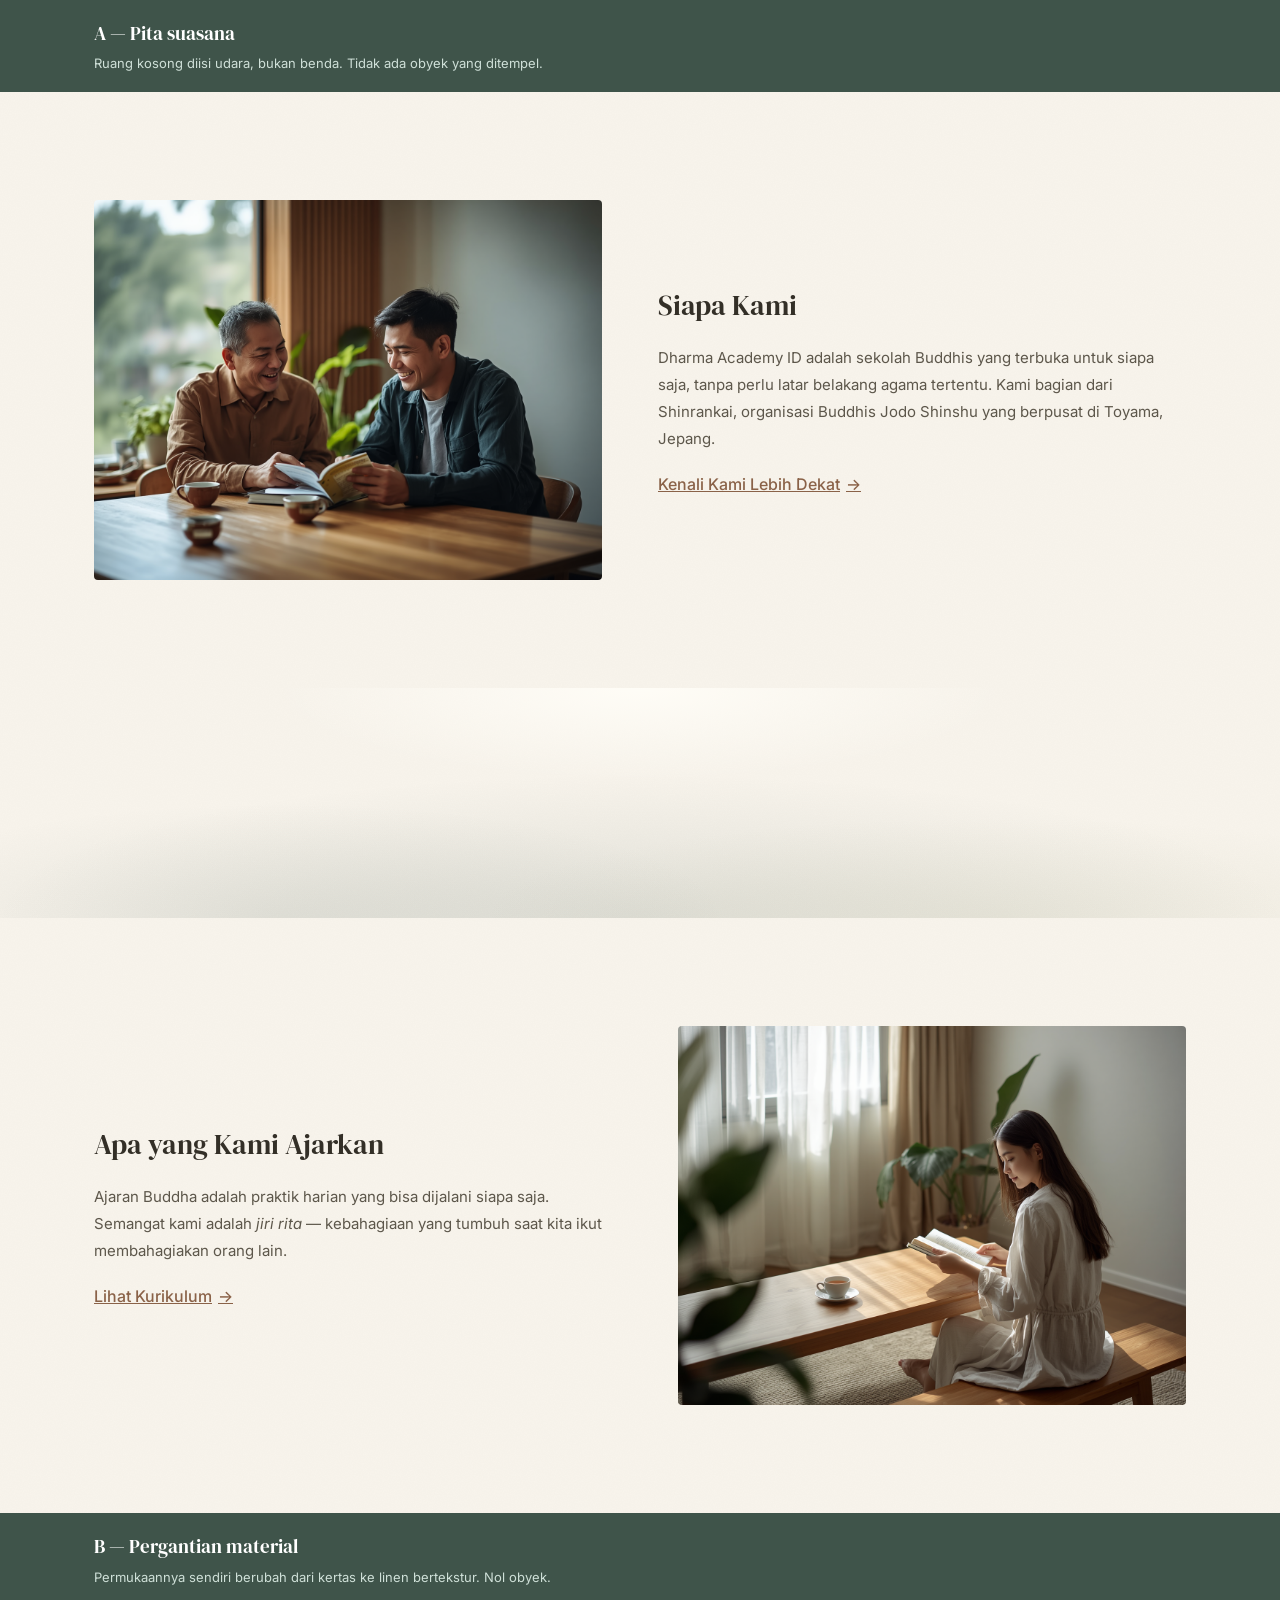
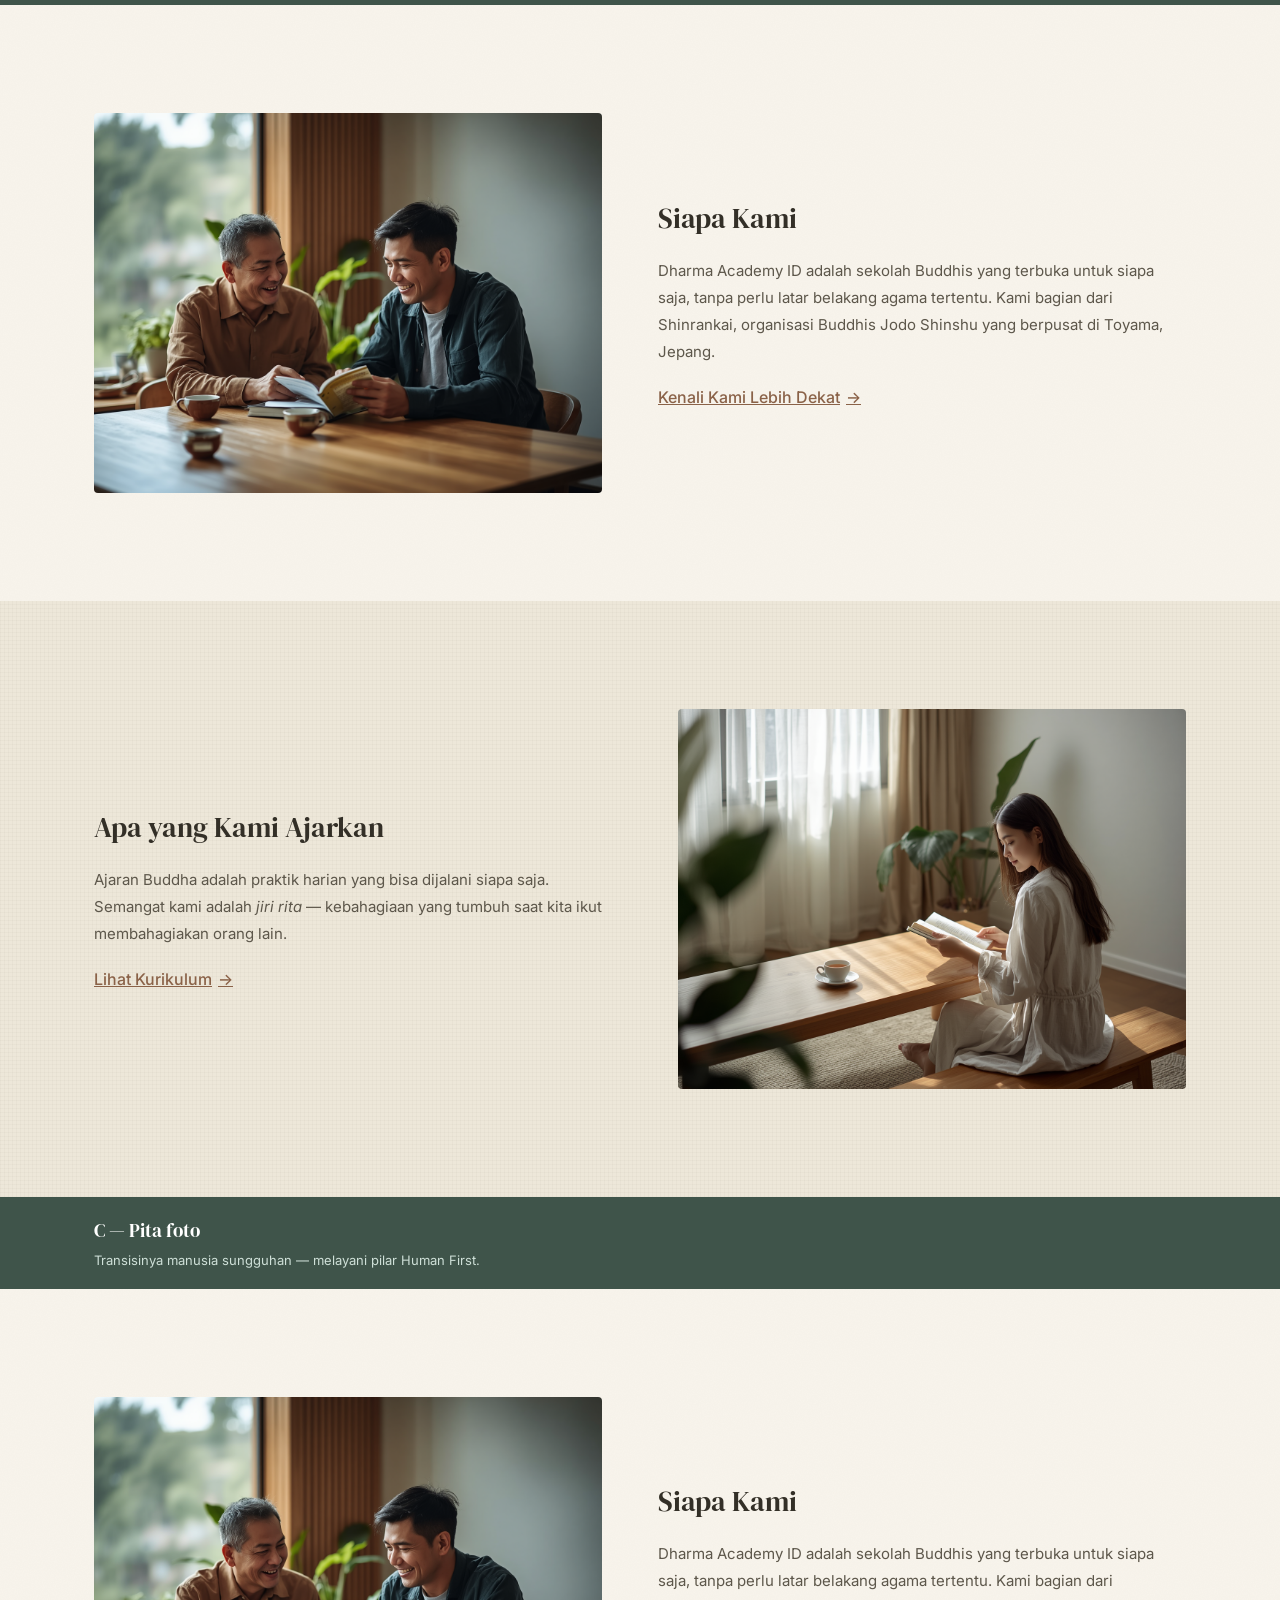
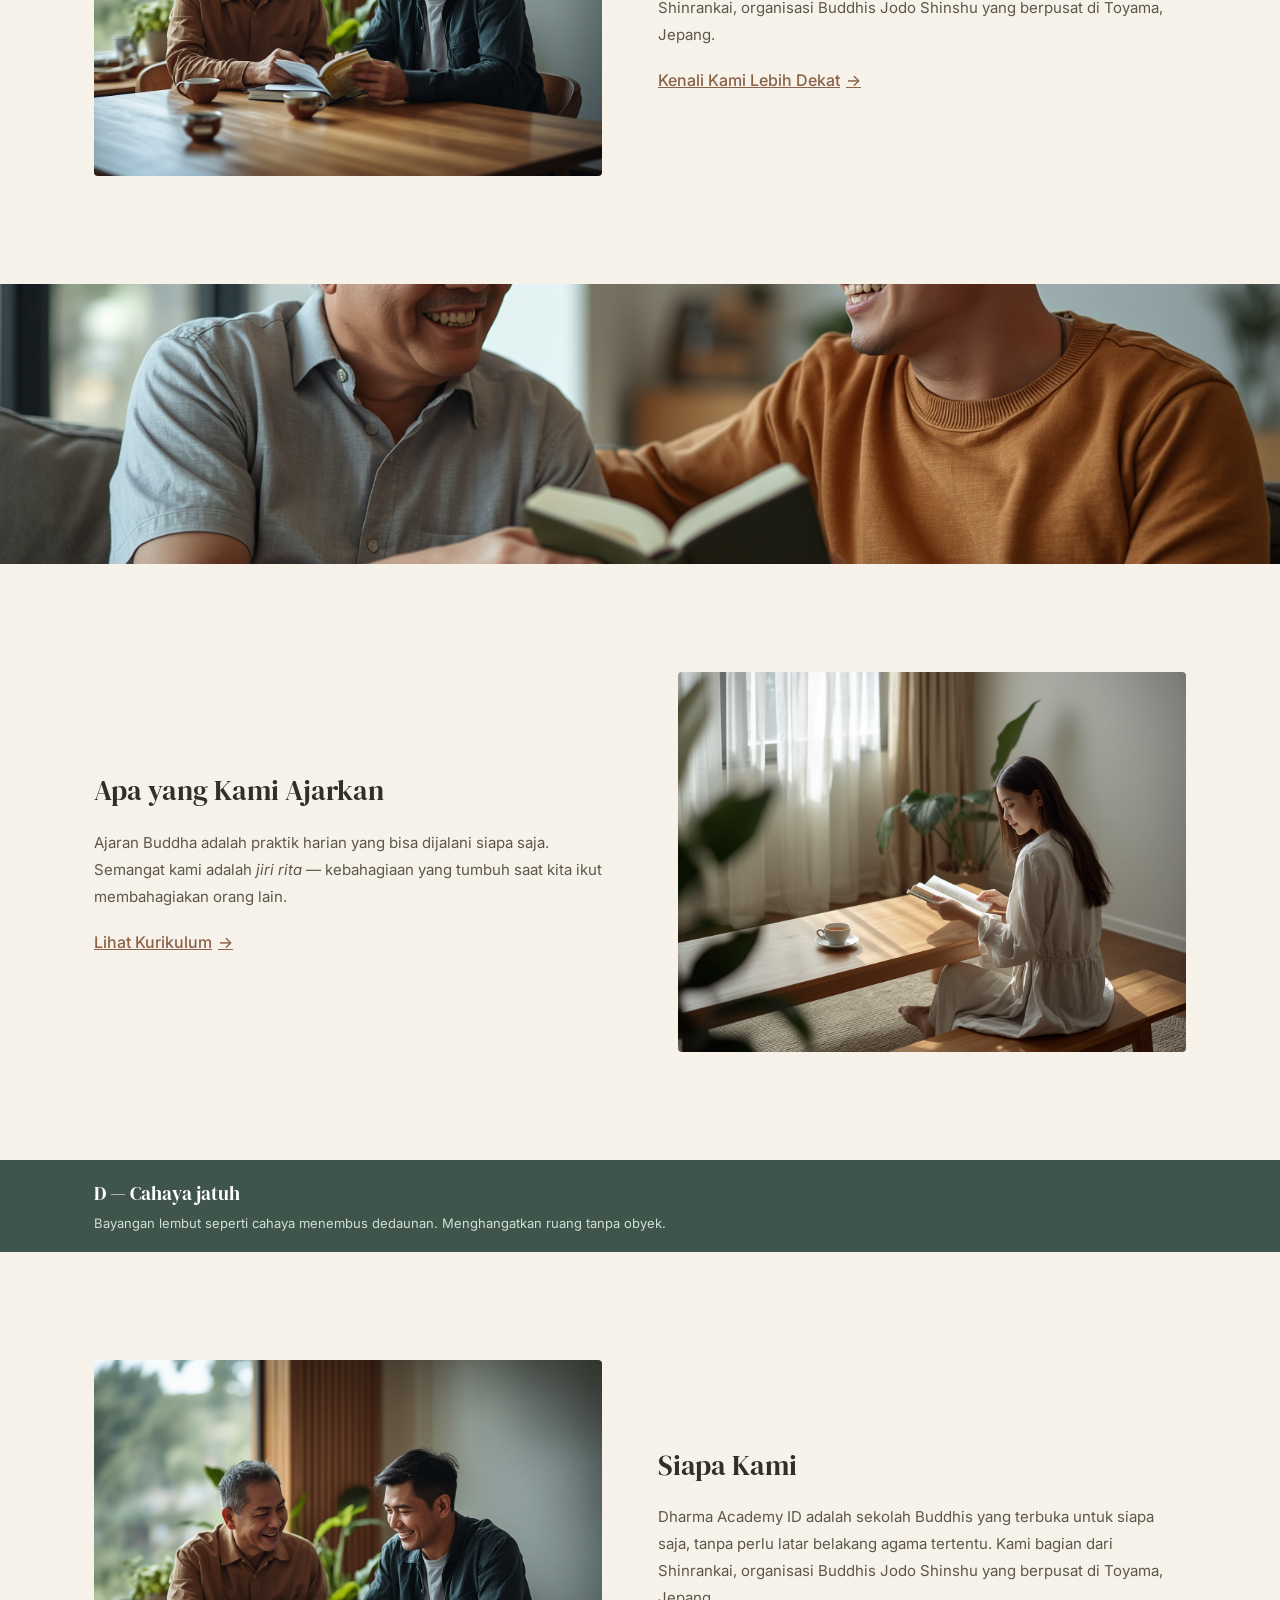
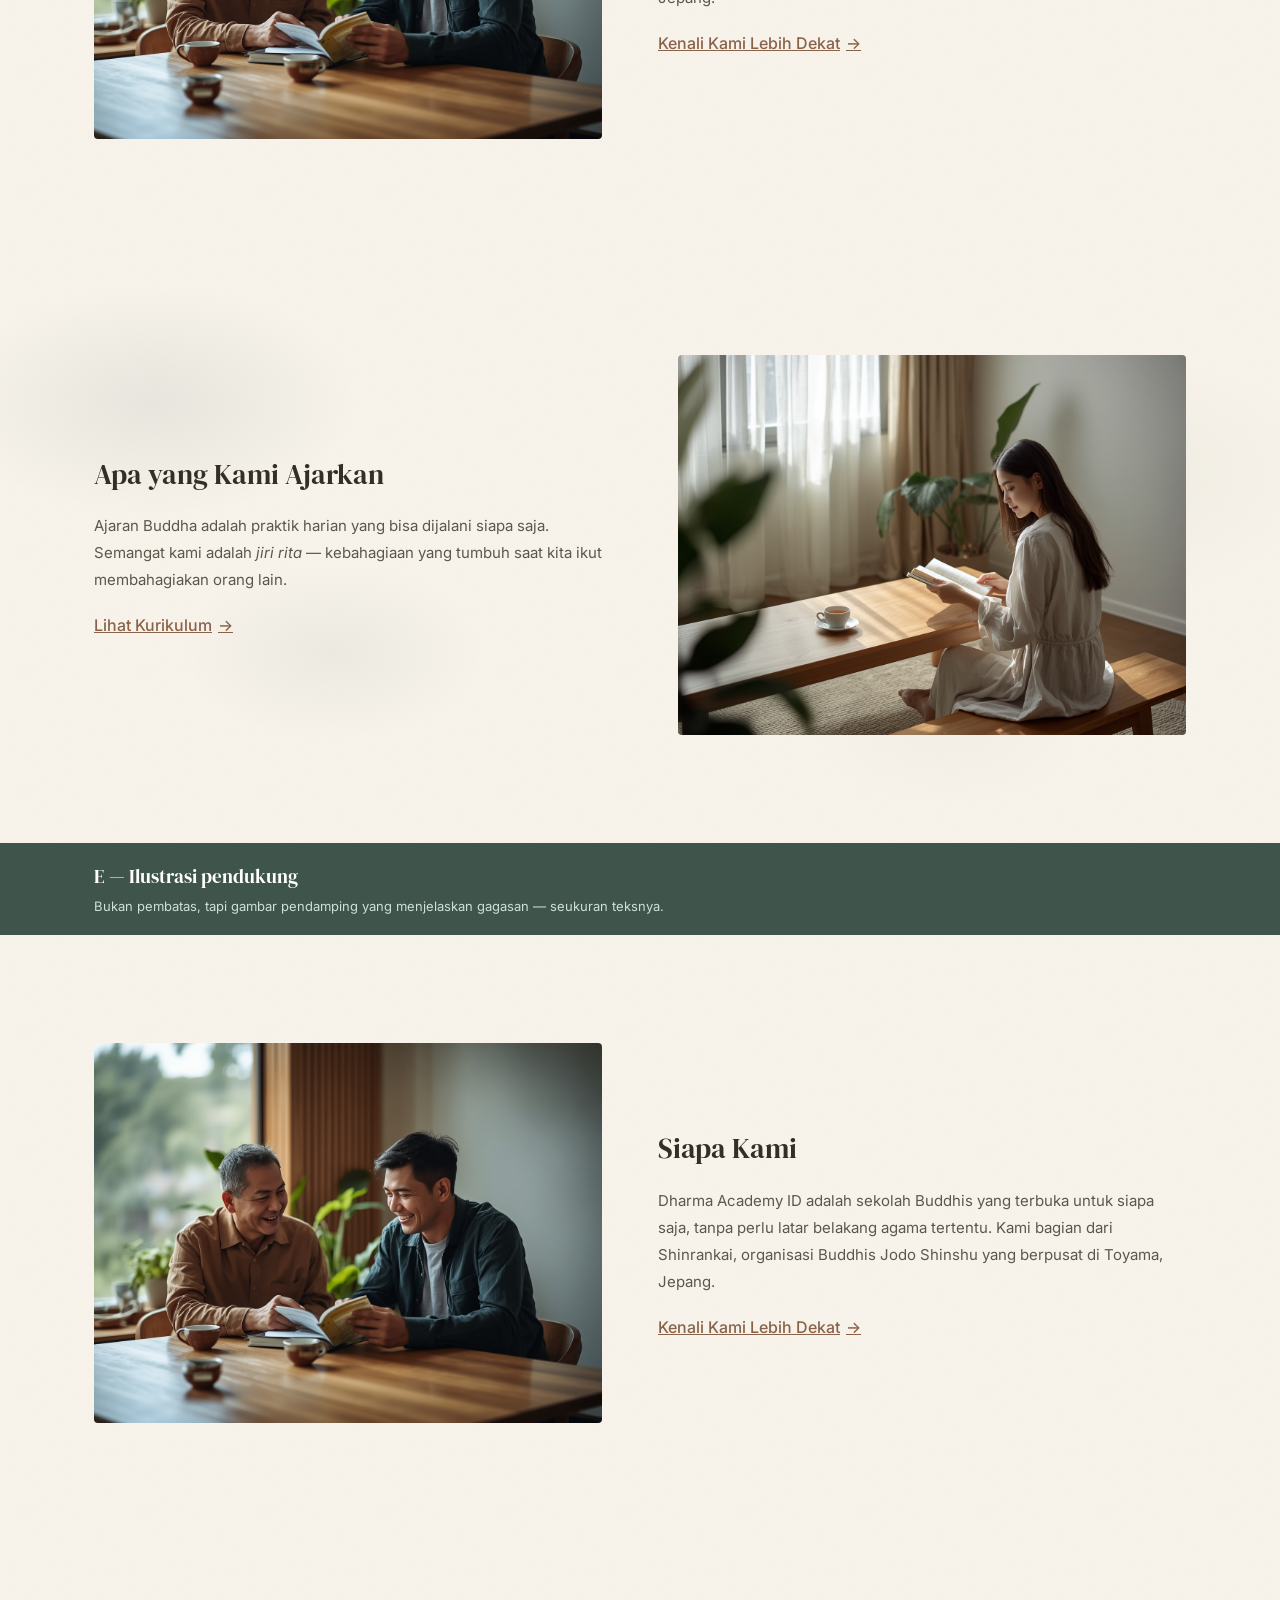
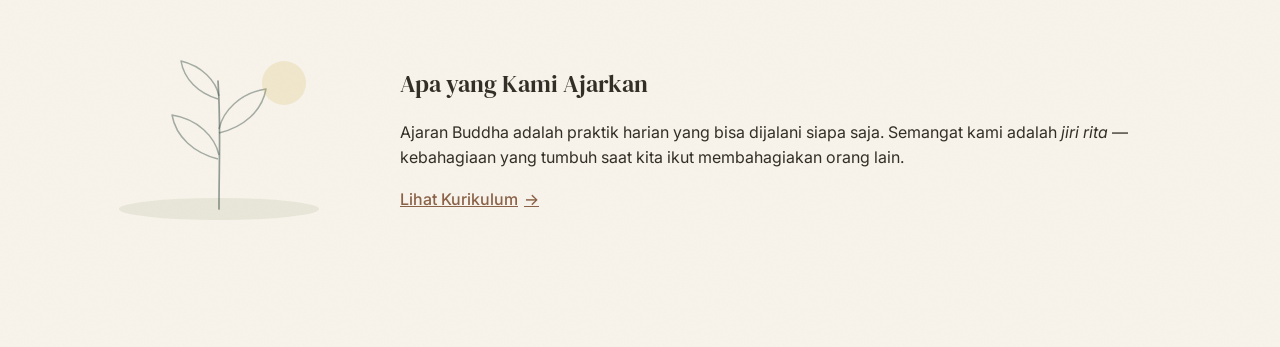
<file: samples.html>
<!DOCTYPE html>
<html lang="id">
<head>
<meta charset="UTF-8">
<meta name="viewport" content="width=device-width, initial-scale=1.0">
<title>Contoh Transisi — perbandingan</title>
<link rel="preconnect" href="https://fonts.googleapis.com">
<link rel="preconnect" href="https://fonts.gstatic.com" crossorigin>
<link href="https://fonts.googleapis.com/css2?family=DM+Serif+Display&family=Inter:wght@400;500;600&display=swap" rel="stylesheet">
<link rel="stylesheet" href="style.css">
<style>
  .lbl { background:#3F544A; color:#F1EEE6; }
  .lbl .wrap { padding-top:18px; padding-bottom:18px; }
  .lbl h2 { font-size:19px; margin:0; color:#fff; }
  .lbl p { font-size:13px; color:#CFE0D8; margin:5px 0 0; line-height:1.6; max-width:760px; }

  .t-wash {
    height:230px; width:100%;
    background:
      radial-gradient(ellipse 900px 200px at 50% 100%, rgba(63,84,74,.12), transparent 72%),
      radial-gradient(ellipse 620px 160px at 22% 100%, rgba(63,84,74,.09), transparent 72%),
      radial-gradient(ellipse 720px 140px at 78% 100%, rgba(143,147,102,.10), transparent 72%),
      radial-gradient(ellipse 520px 130px at 50% 0%, rgba(255,253,247,.95), transparent 70%);
  }
  .mat {
    background-color: var(--color-bg-alt);
    background-image:
      repeating-linear-gradient(90deg, rgba(90,80,60,.032) 0 1px, transparent 1px 4px),
      repeating-linear-gradient(0deg,  rgba(90,80,60,.032) 0 1px, transparent 1px 4px);
  }
  .t-photo { height:280px; width:100%; overflow:hidden; }
  .t-photo img { width:100%; height:100%; object-fit:cover; object-position:center 60%; }
  .dapple {
    background-image:
      radial-gradient(ellipse 300px 170px at 12% 26%, rgba(63,84,74,.085), transparent 68%),
      radial-gradient(ellipse 220px 130px at 26% 68%, rgba(63,84,74,.060), transparent 68%),
      radial-gradient(ellipse 330px 180px at 86% 38%, rgba(143,147,102,.080), transparent 68%),
      radial-gradient(ellipse 200px 120px at 74% 80%, rgba(143,147,102,.050), transparent 68%);
  }
  .edit-split .wrap { display:flex; gap:56px; align-items:center; }
  .edit-split .art { flex:0 0 250px; }
  .edit-split .art svg { width:100%; height:auto; }
  .edit-split .txt { flex:1; }
  @media (max-width:900px){ .edit-split .wrap { flex-direction:column; } }
</style>
</head>
<body>

<div class="lbl" id="a"><div class="wrap"><h2>A — Pita suasana</h2><p>Ruang kosong diisi udara, bukan benda. Tidak ada obyek yang ditempel.</p></div></div>
<section class="section">
  <div class="wrap content-split">
    <div class="content-split__image"><img src="assets/images/illustrations/community-illustration.jpg" alt=""></div>
    <div class="content-split__text">
      <h2>Siapa Kami</h2>
      <p>Dharma Academy ID adalah sekolah Buddhis yang terbuka untuk siapa saja, tanpa perlu latar belakang agama tertentu. Kami bagian dari Shinrankai, organisasi Buddhis Jodo Shinshu yang berpusat di Toyama, Jepang.</p>
      <a href="#" class="btn-text">Kenali Kami Lebih Dekat</a>
    </div>
  </div>
</section>
<div class="t-wash"></div>
<section class="section">
  <div class="wrap content-split content-split--reverse">
    <div class="content-split__image"><img src="assets/images/illustrations/hero-illustration.jpg" alt=""></div>
    <div class="content-split__text">
      <h2>Apa yang Kami Ajarkan</h2>
      <p>Ajaran Buddha adalah praktik harian yang bisa dijalani siapa saja. Semangat kami adalah <em>jiri rita</em> — kebahagiaan yang tumbuh saat kita ikut membahagiakan orang lain.</p>
      <a href="#" class="btn-text">Lihat Kurikulum</a>
    </div>
  </div>
</section>

<div class="lbl" id="b"><div class="wrap"><h2>B — Pergantian material</h2><p>Permukaannya sendiri berubah dari kertas ke linen bertekstur. Nol obyek.</p></div></div>
<section class="section">
  <div class="wrap content-split">
    <div class="content-split__image"><img src="assets/images/illustrations/community-illustration.jpg" alt=""></div>
    <div class="content-split__text">
      <h2>Siapa Kami</h2>
      <p>Dharma Academy ID adalah sekolah Buddhis yang terbuka untuk siapa saja, tanpa perlu latar belakang agama tertentu. Kami bagian dari Shinrankai, organisasi Buddhis Jodo Shinshu yang berpusat di Toyama, Jepang.</p>
      <a href="#" class="btn-text">Kenali Kami Lebih Dekat</a>
    </div>
  </div>
</section>
<section class="section mat">
  <div class="wrap content-split content-split--reverse">
    <div class="content-split__image"><img src="assets/images/illustrations/hero-illustration.jpg" alt=""></div>
    <div class="content-split__text">
      <h2>Apa yang Kami Ajarkan</h2>
      <p>Ajaran Buddha adalah praktik harian yang bisa dijalani siapa saja. Semangat kami adalah <em>jiri rita</em> — kebahagiaan yang tumbuh saat kita ikut membahagiakan orang lain.</p>
      <a href="#" class="btn-text">Lihat Kurikulum</a>
    </div>
  </div>
</section>

<div class="lbl" id="c"><div class="wrap"><h2>C — Pita foto</h2><p>Transisinya manusia sungguhan — melayani pilar Human First.</p></div></div>
<section class="section">
  <div class="wrap content-split">
    <div class="content-split__image"><img src="assets/images/illustrations/community-illustration.jpg" alt=""></div>
    <div class="content-split__text">
      <h2>Siapa Kami</h2>
      <p>Dharma Academy ID adalah sekolah Buddhis yang terbuka untuk siapa saja, tanpa perlu latar belakang agama tertentu. Kami bagian dari Shinrankai, organisasi Buddhis Jodo Shinshu yang berpusat di Toyama, Jepang.</p>
      <a href="#" class="btn-text">Kenali Kami Lebih Dekat</a>
    </div>
  </div>
</section>
<div class="t-photo"><img src="assets/images/illustrations/teaching-illustration.jpg" alt=""></div>
<section class="section">
  <div class="wrap content-split content-split--reverse">
    <div class="content-split__image"><img src="assets/images/illustrations/hero-illustration.jpg" alt=""></div>
    <div class="content-split__text">
      <h2>Apa yang Kami Ajarkan</h2>
      <p>Ajaran Buddha adalah praktik harian yang bisa dijalani siapa saja. Semangat kami adalah <em>jiri rita</em> — kebahagiaan yang tumbuh saat kita ikut membahagiakan orang lain.</p>
      <a href="#" class="btn-text">Lihat Kurikulum</a>
    </div>
  </div>
</section>

<div class="lbl" id="d"><div class="wrap"><h2>D — Cahaya jatuh</h2><p>Bayangan lembut seperti cahaya menembus dedaunan. Menghangatkan ruang tanpa obyek.</p></div></div>
<section class="section">
  <div class="wrap content-split">
    <div class="content-split__image"><img src="assets/images/illustrations/community-illustration.jpg" alt=""></div>
    <div class="content-split__text">
      <h2>Siapa Kami</h2>
      <p>Dharma Academy ID adalah sekolah Buddhis yang terbuka untuk siapa saja, tanpa perlu latar belakang agama tertentu. Kami bagian dari Shinrankai, organisasi Buddhis Jodo Shinshu yang berpusat di Toyama, Jepang.</p>
      <a href="#" class="btn-text">Kenali Kami Lebih Dekat</a>
    </div>
  </div>
</section>
<section class="section dapple">
  <div class="wrap content-split content-split--reverse">
    <div class="content-split__image"><img src="assets/images/illustrations/hero-illustration.jpg" alt=""></div>
    <div class="content-split__text">
      <h2>Apa yang Kami Ajarkan</h2>
      <p>Ajaran Buddha adalah praktik harian yang bisa dijalani siapa saja. Semangat kami adalah <em>jiri rita</em> — kebahagiaan yang tumbuh saat kita ikut membahagiakan orang lain.</p>
      <a href="#" class="btn-text">Lihat Kurikulum</a>
    </div>
  </div>
</section>

<div class="lbl" id="e"><div class="wrap"><h2>E — Ilustrasi pendukung</h2><p>Bukan pembatas, tapi gambar pendamping yang menjelaskan gagasan — seukuran teksnya.</p></div></div>
<section class="section">
  <div class="wrap content-split">
    <div class="content-split__image"><img src="assets/images/illustrations/community-illustration.jpg" alt=""></div>
    <div class="content-split__text">
      <h2>Siapa Kami</h2>
      <p>Dharma Academy ID adalah sekolah Buddhis yang terbuka untuk siapa saja, tanpa perlu latar belakang agama tertentu. Kami bagian dari Shinrankai, organisasi Buddhis Jodo Shinshu yang berpusat di Toyama, Jepang.</p>
      <a href="#" class="btn-text">Kenali Kami Lebih Dekat</a>
    </div>
  </div>
</section>
<section class="section edit-split">
  <div class="wrap">
    <div class="art">
      <svg viewBox="0 0 250 200" fill="none" aria-hidden="true">
        <ellipse cx="125" cy="170" rx="100" ry="11" fill="#8F9366" opacity=".14"/>
        <path d="M125 170 C 125 122, 127 86, 124 42" stroke="#3F544A" stroke-width="1.7" stroke-linecap="round" opacity=".55"/>
        <path d="M124 120 C 100 114, 82 98, 78 76 C 104 80, 121 98, 125 116" stroke="#3F544A" stroke-width="1.5" stroke-linejoin="round" opacity=".45"/>
        <path d="M125 94 C 150 88, 168 72, 172 50 C 146 54, 129 72, 125 90" stroke="#3F544A" stroke-width="1.5" stroke-linejoin="round" opacity=".45"/>
        <path d="M124 60 C 104 54, 90 40, 87 22 C 108 27, 122 42, 125 57" stroke="#3F544A" stroke-width="1.5" stroke-linejoin="round" opacity=".45"/>
        <circle cx="190" cy="44" r="22" fill="#C9A227" opacity=".16"/>
      </svg>
    </div>
    <div class="txt">
      <h2>Apa yang Kami Ajarkan</h2>
      <p>Ajaran Buddha adalah praktik harian yang bisa dijalani siapa saja. Semangat kami adalah <em>jiri rita</em> — kebahagiaan yang tumbuh saat kita ikut membahagiakan orang lain.</p>
      <a href="#" class="btn-text">Lihat Kurikulum</a>
    </div>
  </div>
</section>

</body>
</html>
</file>
<file: style.css>
/* ============================================================
   DHARMA ACADEMY ID — style.css (Website #3)
   Editorial, tranquil, Scandinavian x Japanese — "Ancient wisdom for everyday life"
   ============================================================ */

:root {
  /* Colors */
  --color-bg:          #F8F4EC;  /* warm paper */
  --color-bg-alt:      #EDE7D9;  /* soft linen */
  --color-ink:         #332F27;  /* walnut ink */
  --color-ink-muted:   #5D574B;
  --color-primary:     #57624E;  /* smoked moss — primary buttons, headings accent */
  --color-primary-hover:#46503E;
  --color-accent:      #8A6248;  /* walnut — links */
  --color-highlight:   #A68A3E;  /* deep grass — logo, small highlights */
  --color-moss:        #878B75;  /* faded moss — tertiary accent */
  --color-white:       #FFFFFF;
  --color-border:      #E2D9C8;

  --font-display: 'DM Serif Display', Georgia, serif;
  --font-body: 'Inter', 'Noto Sans', system-ui, sans-serif;

  --max-width: 1140px;
  --spacing-section: 108px;
  --padding-x-mobile: 20px;
  --padding-x-desktop: 24px;
  --radius-card: 4px;
  --radius-btn: 4px;
}

* { box-sizing: border-box; }
html { scroll-behavior: smooth; }
body {
  margin: 0;
  font-family: var(--font-body);
  background-color: var(--color-bg);
  background-image: url("data:image/svg+xml,%3Csvg xmlns='http://www.w3.org/2000/svg' width='120' height='120'%3E%3Cfilter id='n'%3E%3CfeTurbulence type='fractalNoise' baseFrequency='0.85' numOctaves='2' stitchTiles='stitch'/%3E%3CfeColorMatrix type='matrix' values='0 0 0 0 0.18  0 0 0 0 0.16  0 0 0 0 0.13  0 0 0 0.02 0'/%3E%3C/filter%3E%3Crect width='120' height='120' filter='url(%23n)'/%3E%3C/svg%3E");
  color: var(--color-ink);
  line-height: 1.6;
  overflow-x: hidden;
}
img, svg { max-width: 100%; display: block; }
a { color: inherit; }
h1, h2, h3 { margin: 0; font-family: var(--font-display); font-weight: 400; }
p:last-child { margin-bottom: 0; }

.wrap { max-width: var(--max-width); margin: 0 auto; padding: 0 var(--padding-x-desktop); }

/* ── Buttons ──────────────────────────────────────────────── */
.btn {
  display: inline-block;
  font-family: var(--font-body);
  font-weight: 500;
  font-size: 14px;
  padding: 13px 28px;
  border-radius: var(--radius-btn);
  text-decoration: none;
  border: 1.5px solid transparent;
  min-height: 44px;
  line-height: 1.4;
  transition: background-color 0.2s ease, color 0.2s ease;
}
.btn-primary { background: var(--color-primary); color: var(--color-bg); }
.btn-primary:hover { background: var(--color-primary-hover); }
/* Nav CTA: the one place the page should catch the eye. The muted
   palette leaves a green button reading as just another surface, so
   this takes the highlight tone with dark ink for contrast. */
.site-nav__links .btn-primary,
.site-nav__drawer .btn-primary {
  background: var(--color-highlight);
  color: var(--color-ink);
  font-weight: 600;
  padding: 11px 24px;
  box-shadow: 0 1px 2px rgba(51, 47, 39, 0.16);
  transition: background-color 0.18s ease, box-shadow 0.18s ease, transform 0.18s ease;
}
.site-nav__links .btn-primary:hover,
.site-nav__drawer .btn-primary:hover {
  background: #B99B48;
  box-shadow: 0 3px 8px rgba(51, 47, 39, 0.22);
  transform: translateY(-1px);
}
.btn-text { padding: 0; min-height: auto; color: var(--color-accent); font-weight: 500; }
.btn-text::after { content: '→'; margin-left: 6px; }

/* ── Header / Nav ─────────────────────────────────────────── */
.site-header { background: var(--color-bg); position: sticky; top: 0; z-index: 20; border-bottom: 1px solid var(--color-border); }
.site-nav { display: flex; align-items: center; justify-content: space-between; padding: 18px 0; }
.site-nav__logo { display: flex; align-items: center; gap: 12px; text-decoration: none; }
.site-nav__logo svg { width: 30px; height: 30px; }
.site-nav__logo span { font-family: var(--font-display); font-size: 19px; color: var(--color-primary); }
.site-nav__links { list-style: none; display: flex; align-items: center; gap: 30px; margin: 0; padding: 0; font-size: 14px; }
.site-nav__links a { text-decoration: none; color: var(--color-ink); }
.site-nav__links a:hover { color: var(--color-accent); }
.site-nav__toggle { display: none; background: none; border: none; font-size: 22px; color: var(--color-primary); cursor: pointer; min-width: 44px; min-height: 44px; }
.site-nav__drawer { background: var(--color-bg); border-top: 1px solid var(--color-border); padding: 20px var(--padding-x-mobile) 28px; }
.site-nav__drawer ul { list-style: none; margin: 0 0 20px; padding: 0; display: flex; flex-direction: column; gap: 18px; font-size: 15px; }
.site-nav__drawer a { text-decoration: none; color: var(--color-ink); }
.site-nav__drawer__social { display: flex; gap: 16px; font-size: 13px; color: var(--color-ink-muted); }

/* ── Homepage Hero ────────────────────────────────────────── */
.home-hero { background: var(--color-bg); padding: 76px 0 92px; }
.home-hero__inner { display: flex; align-items: flex-start; gap: 68px; }
.home-hero__text { flex: 1 1 440px; }
.home-hero__eyebrow-row { display: flex; align-items: center; gap: 12px; margin-bottom: 22px; }
.home-hero__eyebrow-row .ink-mini { width: 46px; height: 46px; mix-blend-mode: multiply; flex-shrink: 0; }
.home-hero__text p.eyebrow { font-weight: 500; font-size: 14px; letter-spacing: 0.01em; text-transform: none; color: var(--color-accent); margin: 0 0 18px; line-height: 1.5; text-wrap: pretty; }
.home-hero__text h1 { font-size: clamp(34px, 4.4vw, 50px); line-height: 1.16; margin: 0 0 24px; color: var(--color-ink); text-wrap: balance; }
.home-hero__text p.sub { font-size: 16px; color: var(--color-ink-muted); line-height: 1.8; max-width: 440px; margin: 0 0 34px; text-wrap: pretty; }
.home-hero__actions { display: flex; align-items: center; gap: 30px; flex-wrap: wrap; }
.home-hero__image { flex: 1 1 480px; width: 100%; border-radius: var(--radius-card); overflow: hidden; }
.home-hero__image img { width: 100%; height: auto; }

/* ── Natural light ────────────────────────────────────────────
   A soft wash where daylight would fall. Gives warmth and depth
   with no symbolism attached — texture, not ornament. */
.home-hero::before, .page-hero::before {
  content: '';
  position: absolute;
  top: -30%; right: -12%;
  width: 62%; height: 150%;
  background: radial-gradient(ellipse at 65% 28%, rgba(255,253,247,0.95) 0%, rgba(255,253,247,0) 62%);
  pointer-events: none;
  z-index: 0;
}

/* ── MATERIAL — the quiet in between ──────────────────────────
   Job: fill negative space and mark a change of ground. The surface
   itself becomes linen; nothing is placed on it, so nothing can read
   as stuck on. From the MATERIAL row of the mood board. */
.section--tinted, .quote-band { background-color: var(--color-bg-alt); }
.section--tinted::after, .quote-band::after {
  content: '';
  position: absolute;
  inset: 0;
  pointer-events: none;
  z-index: 0;
  background-image: url("assets/images/textures/texture-linen.jpg");
  background-size: 300px;          /* scaled well down so the weave reads fine, not like burlap */
  mix-blend-mode: multiply;
  opacity: 0.28;
}

/* ── PHOTOGRAPH BAND — the human breath ───────────────────────
   Job: a full-width pause of real people between two ideas.
   Serves Human First. Used sparingly — at most once per page. */
.photo-band { width: 100%; height: 300px; overflow: hidden; }
.photo-band img { width: 100%; height: 100%; object-fit: cover; object-position: center 42%; }

/* ── EDITORIAL ILLUSTRATION — ideas that can't be photographed ─
   Job: sit beside the text as a companion image, at a size that
   matches it and aligned to the same column, so it belongs to the
   composition rather than resting on top of it. */
.content-split__art { flex: 1 1 380px; width: 100%; }
.content-split__art img { width: 100%; height: auto; }
.content-split__art svg { width: 100%; height: auto; display: block; aspect-ratio: 1456 / 1088; }
/* Paper variant: no card at all. The artwork's own paper tone is
   pre-shifted to the page background, so a soft mask is enough to
   dissolve its edges — the ink appears drawn straight onto the page. */
.content-split__art--paper {
  background: none;
  border: 0;
  border-radius: 0;
}
.content-split__art--paper img {
  display: block;
  -webkit-mask-image: radial-gradient(ellipse 72% 76% at 50% 50%, #000 42%, transparent 92%);
  mask-image: radial-gradient(ellipse 72% 76% at 50% 50%, #000 42%, transparent 92%);
}

/* ── Quote with growth mark ───────────────────────────────────
   No card. The illustration's paper is pre-shifted to the linen
   band and its edges masked, so image and words share one surface. */
.quote-growth { max-width: 620px; margin: 0 auto; text-align: center; }
/* Paper is normalised to white and multiplied onto the band, so the
   linen weave passes through the artwork instead of being covered.
   No mask needed — white simply leaves the backdrop untouched.
   For the blend to reach the texture, the band must not isolate it:
   its weave moves to ::before (painting under content by DOM order)
   and the wrap drops its z-index so no stacking context is created. */
div.quote-band::after { content: none; }
div.quote-band::before {
  content: '';
  position: absolute;
  inset: 0;
  pointer-events: none;
  background-image: url("assets/images/textures/texture-linen.jpg");
  background-size: 300px;
  mix-blend-mode: multiply;
  opacity: 0.28;
}
div.quote-band > .wrap { z-index: auto; }
.quote-growth img {
  width: 100%; max-width: 440px; height: auto; margin: 0 auto 6px;
  mix-blend-mode: multiply;
}
.quote-growth blockquote {
  font-family: var(--font-display);
  font-size: 23px; line-height: 1.55; color: var(--color-primary);
  margin: 0; text-wrap: balance;
}
@media (max-width: 640px) {
  .quote-growth blockquote { font-size: 19px; }
  .quote-growth img { max-width: 320px; }
}

/* ── Event rail ───────────────────────────────────────────────
   Latest local activities, scrolled horizontally. Cards are sized
   so the next one peeks in — that edge is the affordance, so no
   arrows are needed. */
.event-rail {
  display: flex;
  gap: 18px;
  overflow-x: auto;
  scroll-snap-type: x proximity;
  padding-bottom: 12px;
  -webkit-overflow-scrolling: touch;
}
.event-rail::-webkit-scrollbar { height: 6px; }
.event-rail::-webkit-scrollbar-track { background: transparent; }
.event-rail::-webkit-scrollbar-thumb { background: var(--color-border); border-radius: 3px; }
.event-card {
  flex: 0 0 300px;
  scroll-snap-align: start;
  background: var(--color-white);
  border: 1px solid var(--color-border);
  border-radius: var(--radius-card);
  overflow: hidden;
  text-decoration: none;
  color: inherit;
  transition: border-color 0.2s ease;
}
.event-card:hover { border-color: var(--color-primary); }
.event-card__image { height: 170px; background: var(--color-bg-alt); }
.event-card__body { padding: 16px 18px 20px; }
.event-card__body h3 { font-size: 17px; margin: 0 0 6px; color: var(--color-ink); }
.event-card__body p { font-size: 13px; color: var(--color-ink-muted); line-height: 1.6; margin: 0; }
.event-card__meta { display: block; font-size: 12px; color: #9a9488; margin-top: 9px; }

/* ── Japan feature ────────────────────────────────────────────
   Toyama gets its own weight in the hierarchy: a split card, text
   on the primary tone beside a grid of photographs. */
.japan-feature {
  margin-top: 52px;
  border-radius: var(--radius-card);
  overflow: hidden;
  display: grid;
  grid-template-columns: 1fr 1fr;
  background: var(--color-primary);
}
.japan-feature__text { padding: 40px 38px; color: #EAEFE6; }
.japan-feature__text h3 { font-size: 24px; color: var(--color-white); margin: 0 0 10px; }
.japan-feature__text p { font-size: 14.5px; line-height: 1.75; margin: 0 0 18px; color: #CFD9C9; }
.japan-feature__text a { font-size: 13.5px; font-weight: 600; color: #D9C98F; text-decoration: none; }
.japan-feature__text a:hover { text-decoration: underline; }
.japan-feature__grid { display: grid; grid-template-columns: 1fr 1fr; gap: 2px; }
.japan-feature__photo { background: var(--color-bg-alt); min-height: 130px; }

/* ── Voices ───────────────────────────────────────────────────── */
.voices { display: grid; grid-template-columns: repeat(3, 1fr); gap: 18px; }
.voice {
  margin: 0;
  background: var(--color-white);
  border: 1px solid var(--color-border);
  border-radius: var(--radius-card);
  padding: 24px 26px;
}
.voice p { font-family: var(--font-display); font-size: 17px; line-height: 1.7; color: var(--color-ink); margin: 0 0 14px; }
.voice footer { font-size: 12.5px; color: #9a9488; }
.placeholder-note { font-size: 12.5px; color: #9a9488; font-style: italic; text-align: center; margin: 22px 0 0; }

/* ── FAQ ──────────────────────────────────────────────────────── */
.faq-grid { display: grid; grid-template-columns: 1fr 1fr; gap: 4px 40px; }
.faq-item { border-top: 1px solid var(--color-border); padding: 18px 0 10px; }
.faq-item h3 { font-size: 17px; margin: 0 0 7px; color: var(--color-ink); }
.faq-item p { font-size: 13.5px; color: var(--color-ink-muted); line-height: 1.7; margin: 0; }

/* ── Truth lines ──────────────────────────────────────────────
   A three-step progression that reads as an inscription, not body
   copy. Set in the display serif with a hairline rule so it holds
   its own space and the rhythm carries the emphasis. */
.truth-lines {
  margin: 30px 0 32px;
  padding-left: 22px;
  border-left: 1px solid var(--color-border);
  font-family: var(--font-display);
  font-size: 18px;
  line-height: 1.9;
  color: var(--color-primary);
}
.truth-lines span { display: block; }
.truth-lines span:last-child { color: var(--color-accent); }
@media (max-width: 640px) {
  .truth-lines { font-size: 16.5px; padding-left: 18px; }
}

/* ── Breath mark ──────────────────────────────────────────────
   Section break between ideas. A hairline carrying the brand's own
   geometry (ring + offset dot), so the marks belong to the logo and
   to each other rather than being loose ornaments. */
.breath { display: flex; align-items: center; justify-content: center; gap: 16px; padding: 6px 0; }
.breath::before, .breath::after { content: ''; height: 1px; width: 72px; background: var(--color-border); }
.breath svg { width: 20px; height: 20px; color: var(--color-highlight); opacity: 0.85; flex-shrink: 0; }
.breath--soft::before, .breath--soft::after { width: 48px; }

/* ── Sprig ────────────────────────────────────────────────────
   A neutral growing form — warmth and "wisdom in daily life" without
   belonging to any one culture. Used sparingly, always in the margin. */
.sprig { position: absolute; pointer-events: none; color: var(--color-moss); opacity: 0.4; z-index: 0; }
.sprig--right { right: 2%; top: 12%; width: 78px; }
.sprig--left { left: 2%; bottom: 10%; width: 66px; transform: scaleX(-1); }
@media (max-width: 1240px) { .sprig { display: none; } }

.section, .home-hero, .page-hero, .quote-band { position: relative; overflow: hidden; }
.section > .wrap, .home-hero > .wrap, .page-hero > .wrap, .quote-band > .wrap { position: relative; z-index: 1; }

/* ── Section generic ──────────────────────────────────────── */
.section { padding: var(--spacing-section) 0; }
.section-header { max-width: 620px; margin: 0 0 44px; }
.section-header.center { text-align: center; margin-left: auto; margin-right: auto; }
.section-header p.eyebrow { font-weight: 500; font-size: 12px; letter-spacing: 0.1em; text-transform: uppercase; color: var(--color-accent); margin: 0 0 14px; }
.section-header h2 { font-size: clamp(26px, 3vw, 34px); margin: 0 0 12px; color: var(--color-ink); }
.section-header p.desc { font-size: 15px; color: var(--color-ink-muted); margin: 0; }

/* ── Content split (2-column image + text) ───────────────────── */
.content-split { display: flex; align-items: center; gap: 56px; }
.content-split--reverse { flex-direction: row-reverse; }
.content-split__image { flex: 1 1 380px; width: 100%; border-radius: var(--radius-card); overflow: hidden; }
.content-split__image img { width: 100%; height: auto; }
.content-split__text { flex: 1 1 400px; }
.content-split__text h2 { font-size: 28px; margin: 0 0 16px; }
.content-split__text p { font-size: 15px; color: var(--color-ink-muted); line-height: 1.8; margin: 0 0 20px; }

/* ── Japan connection banner ──────────────────────────────────── */
.japan-banner { background: var(--color-primary); color: var(--color-bg); padding: 36px 0; }
.japan-banner__inner { display: flex; align-items: center; justify-content: space-between; gap: 20px; flex-wrap: wrap; }
/* The parent organisation's name set in type — not a reproduction of
   their logo. Swap this lockup for the official mark once Toyama
   supplies the asset file. */
.japan-banner__lockup {
  display: flex; flex-direction: column; align-items: center; justify-content: center;
  padding-right: 26px; margin-right: 4px;
  border-right: 1px solid rgba(248, 244, 236, 0.28);
  flex-shrink: 0;
}
/* The official Shinrankai emblem, adapted: wordmark cropped, white
   ground keyed out, artwork itself unchanged. */
.japan-banner__mark {
  width: 74px;
  height: auto;
  opacity: 0.95;
}
.japan-banner__roman {
  font-family: var(--font-body);
  font-size: 10px; font-weight: 500; letter-spacing: 0.22em; text-transform: uppercase;
  color: #C3CEBE; margin-top: 7px;
}
.japan-banner__body { flex: 1 1 auto; }
.japan-banner h3 { font-size: 19px; margin: 0 0 6px; }
.japan-banner p { font-family: var(--font-body); font-size: 13.5px; margin: 0; color: #D7DED8; }
.japan-banner a { color: var(--color-bg); font-weight: 500; font-size: 13.5px; text-decoration: none; border-bottom: 1px solid var(--color-bg); white-space: nowrap; }

/* ── Activity cards (4-up) ────────────────────────────────────── */
.card-grid-4 { display: grid; grid-template-columns: repeat(4, 1fr); gap: 1px; background: var(--color-border); border: 1px solid var(--color-border); }
.activity-card { background: var(--color-bg); padding: 32px 24px; display: block; text-decoration: none; color: inherit; transition: background-color 0.2s ease; }
a.activity-card:hover { background: var(--color-bg-alt); }
.activity-card__icon { width: 30px; height: 30px; color: var(--color-primary); margin-bottom: 20px; }
.activity-card h3 { font-family: var(--font-body); font-weight: 600; font-size: 15px; margin: 0 0 8px; color: var(--color-ink); }
.activity-card p { font-size: 13px; color: var(--color-ink-muted); margin: 0; }

/* ── Gateway (Empat cara → one door, three steps beyond) ─────────
   The intro class is the single entrance; the stack shows the path
   that follows. Each card's background matches its illustration's
   paper tone, and the art dissolves into it with a soft mask so ink
   reads as drawn on the card, not pasted onto it. */
.gateway { display: grid; grid-template-columns: 1.25fr 1fr; gap: 22px; }
.gateway__feature {
  position: relative; border-radius: var(--radius-card); overflow: hidden;
  background: #FDF6E5; border: 1px solid #EAE2D2;
  display: flex; flex-direction: column; justify-content: center;
  padding: 44px 40px; min-height: 380px;
  text-decoration: none; color: inherit;
}
.gateway__art {
  position: absolute; right: 0; top: 0;
  height: 100%; width: 40%; object-fit: cover; object-position: 55% center;
  pointer-events: none;
  -webkit-mask-image: linear-gradient(to left, #000 78%, transparent 100%);
  mask-image: linear-gradient(to left, #000 78%, transparent 100%);
}
.gateway__body { position: relative; max-width: 56%; }
.gateway__body h3 { font-size: 26px; margin: 0 0 8px; color: var(--color-ink); }
.gateway__body p { font-size: 15px; color: var(--color-ink-muted); line-height: 1.65; margin: 0; }
.gateway__tag {
  display: inline-block; font-size: 11px; font-weight: 600; letter-spacing: 0.08em;
  text-transform: uppercase; color: var(--color-white); background: var(--color-highlight);
  padding: 4px 10px; border-radius: 3px; margin-bottom: 14px;
}
.gateway__btn { margin-top: 22px; align-self: flex-start; }
.gateway__stack { display: flex; flex-direction: column; gap: 14px; }
.gateway__mini {
  position: relative; border-radius: var(--radius-card); overflow: hidden;
  border: 1px solid #EAE2D2; flex: 1;
  padding: 20px 120px 20px 22px;
  display: flex; flex-direction: column; justify-content: center;
  text-decoration: none; color: inherit;
  transition: filter 0.2s ease;
}
.gateway__mini:hover { filter: brightness(0.97); }
.gateway__mini h3 { font-family: var(--font-body); font-weight: 600; font-size: 15px; margin: 0 0 4px; color: var(--color-ink); }
.gateway__mini p { font-size: 13px; color: var(--color-ink-muted); line-height: 1.6; margin: 0; }
.gateway__mini-art {
  position: absolute; right: -34px; top: 50%; transform: translateY(-46%);
  width: 160px; height: auto; pointer-events: none;
  -webkit-mask-image: radial-gradient(ellipse 60% 64% at 50% 50%, #000 38%, transparent 78%);
  mask-image: radial-gradient(ellipse 60% 64% at 50% 50%, #000 38%, transparent 78%);
}

/* ── Card grid (events, books — 3-up) ─────────────── */
.card-grid-3 { display: grid; grid-template-columns: repeat(3, 1fr); gap: 28px; }
.card { background: var(--color-white); border: 1px solid var(--color-border); border-radius: var(--radius-card); overflow: hidden; }
.card__image { height: 170px; background: var(--color-bg-alt); }
.card__body { padding: 22px 24px; }
.card__tag { display: inline-block; font-size: 11px; font-weight: 500; letter-spacing: 0.06em; text-transform: uppercase; color: var(--color-accent); background: #F4E9DE; padding: 3px 9px; border-radius: 3px; margin-bottom: 10px; }
.card__title { font-family: var(--font-display); font-size: 18px; margin: 0 0 8px; }
.card__text { font-size: 13.5px; color: var(--color-ink-muted); margin: 0 0 14px; }

/* ── Featured layout (one big + smaller list beside it) ──────────── */
.featured-grid { display: grid; grid-template-columns: 1.6fr 1fr; gap: 28px; align-items: start; }
.featured-card { background: var(--color-white); border: 1px solid var(--color-border); border-radius: var(--radius-card); overflow: hidden; }
.featured-card__image { height: 260px; background: var(--color-bg-alt); }
.featured-card__body { padding: 26px 28px; }
.featured-card__title { font-family: var(--font-display); font-size: 24px; margin: 0 0 10px; }
.featured-card__text { font-size: 14px; color: var(--color-ink-muted); margin: 0; }
.featured-list { display: flex; flex-direction: column; gap: 18px; }
.featured-list__item { display: flex; gap: 14px; align-items: flex-start; text-decoration: none; color: inherit; }
.featured-list__thumb { width: 64px; height: 64px; border-radius: 4px; background: var(--color-bg-alt); flex-shrink: 0; overflow: hidden; }
.featured-list__thumb img { width: 100%; height: 100%; object-fit: cover; }
.featured-list__title { font-size: 14px; font-weight: 500; margin: 0 0 4px; line-height: 1.4; }

/* ── Text separator ──────────────────────────────────────────── */
.text-separator { border-top: 1px solid var(--color-border); padding-top: 20px; text-align: center; }
.text-separator a { color: var(--color-accent); font-size: 13.5px; text-decoration: none; font-weight: 500; }
.text-separator a::after { content: '→'; margin-left: 6px; }

/* ── Quote card ─────────────────────────────────────────────────── */
.quote-band { padding: 72px 0; }
.quote-card { max-width: 420px; margin: 0 auto; background: var(--color-white); border: 1px solid var(--color-border); border-radius: var(--radius-card); padding: 36px 40px; text-align: center; }
.quote-card__mark { font-family: var(--font-display); font-size: 40px; color: var(--color-accent); line-height: 1; margin-bottom: 8px; }
.quote-card blockquote { font-family: var(--font-display); font-size: 20px; color: var(--color-primary); margin: 0; line-height: 1.4; }

/* ── CTA band ─────────────────────────────────────────────────── */
.cta-band { background: var(--color-primary); color: var(--color-bg); text-align: center; padding: 80px 0; }
.cta-band h2 { font-size: clamp(26px, 3vw, 34px); margin: 0 0 14px; color: var(--color-bg); }
.cta-band p { font-family: var(--font-body); font-size: 14.5px; color: #D7DED8; margin: 0 0 28px; }
.cta-band .btn-primary { background: var(--color-highlight); color: var(--color-ink); }
.cta-band .btn-primary:hover { background: #b8901f; }

/* ── Footer ───────────────────────────────────────────────────── */
.site-footer { background: var(--color-ink); color: #C7C2B6; padding: 56px 0 28px; }
.site-footer__inner { display: flex; justify-content: space-between; flex-wrap: wrap; gap: 32px; margin-bottom: 32px; }
.site-footer h4 { font-family: var(--font-body); font-weight: 600; color: #F1EEE6; font-size: 14px; margin: 0 0 10px; }
.site-footer p { font-size: 13px; margin: 0; color: #9B9587; }
.site-footer__links { list-style: none; margin: 0; padding: 0; display: flex; flex-direction: column; gap: 8px; }
.site-footer__links a { text-decoration: none; color: #9B9587; font-size: 13px; }
.site-footer__links a:hover { color: #F1EEE6; }
.site-footer__social { display: flex; gap: 16px; margin-top: 4px; font-size: 13px; color: #9B9587; }
.site-footer__bottom { border-top: 1px solid #45443C; padding-top: 22px; font-size: 12px; color: #7A7669; text-align: center; }

/* ── Scroll to top ────────────────────────────────────────────── */
.scroll-top {
  position: fixed; bottom: 24px; right: 24px; width: 44px; height: 44px; border-radius: 50%;
  background: var(--color-primary); color: var(--color-bg); border: none; font-size: 18px; cursor: pointer; z-index: 30;
}
.scroll-top[hidden] { display: none; }

/* ── Reveal ───────────────────────────────────────────────────
   Progressive enhancement: content is visible by default. Only once
   JS confirms it can drive the animation does it get hidden, so a
   script failure or a throttled tab can never blank the page. */
.reveal { transition: opacity 0.4s ease, transform 0.4s ease; }
html.js-reveal .reveal { opacity: 0; transform: translateY(16px); }
html.js-reveal .reveal.visible { opacity: 1; transform: none; }

@media (prefers-reduced-motion: reduce) {
  html.js-reveal .reveal { opacity: 1; transform: none; }
  .reveal { transition: none; }
}

/* ── Inner page hero ─────────────────────────────────────────── */
.page-hero { padding: 72px 0 52px; text-align: center; }
.page-hero .ink-accent { width: 92px; height: 92px; mix-blend-mode: multiply; margin: 0 auto 10px; }
.page-hero p.eyebrow { font-weight: 500; font-size: 12px; letter-spacing: 0.1em; text-transform: uppercase; color: var(--color-accent); margin: 0 0 14px; }
.page-hero h1 { font-size: clamp(32px, 4vw, 44px); line-height: 1.15; margin: 0 auto 18px; max-width: 760px; }
.page-hero p.lead { font-size: 16px; color: var(--color-ink-muted); line-height: 1.8; max-width: 620px; margin: 0 auto; }

/* ── Prose ───────────────────────────────────────────────────── */
.prose { max-width: 720px; }
.prose.center { margin-left: auto; margin-right: auto; }
.prose h3 { font-size: 22px; margin: 38px 0 12px; }
.prose h3:first-child { margin-top: 0; }
.prose p { font-size: 15.5px; color: var(--color-ink-muted); line-height: 1.85; margin: 0 0 18px; }
.prose ul { margin: 0 0 18px; padding-left: 20px; }
.prose li { font-size: 15.5px; color: var(--color-ink-muted); line-height: 1.85; margin-bottom: 8px; }
.prose strong { color: var(--color-ink); font-weight: 600; }

/* ── Numbered list (curriculum) ──────────────────────────────── */
.numbered-list { border-top: 1px solid var(--color-border); }
.numbered-item { display: flex; gap: 22px; padding: 20px 4px; border-bottom: 1px solid var(--color-border); align-items: baseline; }
.numbered-item__num { font-family: var(--font-display); font-size: 16px; color: var(--color-accent); min-width: 30px; flex-shrink: 0; }
.numbered-item__body h4 { font-family: var(--font-body); font-weight: 600; font-size: 15px; margin: 0 0 4px; color: var(--color-ink); }
.numbered-item__body p { font-size: 13.5px; color: var(--color-ink-muted); margin: 0; line-height: 1.7; }

/* ── Callout ─────────────────────────────────────────────────── */
.callout { background: var(--color-bg-alt); border-left: 3px solid var(--color-primary); padding: 28px 32px; }
.callout h4 { font-family: var(--font-body); font-weight: 600; font-size: 15px; margin: 0 0 10px; color: var(--color-ink); }
.callout p { font-size: 14px; color: var(--color-ink-muted); line-height: 1.78; margin: 0 0 12px; }
.callout dl { margin: 0; font-size: 14px; }
.callout dt { color: var(--color-ink-muted); margin-top: 12px; }
.callout dd { margin: 2px 0 0; color: var(--color-ink); font-weight: 500; }

/* ── Gallery ─────────────────────────────────────────────────── */
.gallery-grid { display: grid; grid-template-columns: repeat(3, 1fr); gap: 14px; }
.gallery-grid__item { background: var(--color-bg-alt); border: 1px solid var(--color-border); border-radius: var(--radius-card); aspect-ratio: 4 / 3; overflow: hidden; }
.gallery-grid__item img { width: 100%; height: 100%; object-fit: cover; }

/* ── Check list (privileges) ─────────────────────────────────── */
.check-list { list-style: none; margin: 0; padding: 0; display: grid; grid-template-columns: repeat(2, 1fr); gap: 1px; background: var(--color-border); border: 1px solid var(--color-border); }
.check-list li { background: var(--color-bg); padding: 22px 26px; font-size: 14.5px; color: var(--color-ink); display: flex; gap: 12px; align-items: flex-start; }
.check-list li::before { content: '—'; color: var(--color-accent); flex-shrink: 0; }
.check-list li span { color: var(--color-ink-muted); font-size: 13px; display: block; margin-top: 4px; line-height: 1.6; }

/* ── Detail rows ─────────────────────────────────────────────── */
.detail-list { border-top: 1px solid var(--color-border); max-width: 620px; margin: 0; }
.detail-row { display: flex; justify-content: space-between; gap: 20px; padding: 18px 2px; border-bottom: 1px solid var(--color-border); font-size: 14.5px; flex-wrap: wrap; }
.detail-row dt { color: var(--color-ink-muted); margin: 0; }
.detail-row dd { margin: 0; color: var(--color-ink); font-weight: 500; }
.detail-row dd a { color: var(--color-accent); text-decoration: none; }

/* ── Link list (external references) ─────────────────────────── */
.link-list { list-style: none; margin: 0; padding: 0; display: flex; flex-direction: column; gap: 1px; background: var(--color-border); border: 1px solid var(--color-border); }
.link-list li { background: var(--color-bg); }
.link-list a { display: flex; justify-content: space-between; align-items: center; gap: 16px; padding: 18px 24px; text-decoration: none; font-size: 14.5px; color: var(--color-ink); }
.link-list a:hover { background: var(--color-bg-alt); }
.link-list__meta { font-size: 13px; color: var(--color-ink-muted); text-align: right; }

/* ── Two column ──────────────────────────────────────────────── */
.two-col { display: grid; grid-template-columns: 1.3fr 1fr; gap: 56px; align-items: start; }

/* ── Mobile ───────────────────────────────────────────────────── */
@media (max-width: 900px) {
  .photo-band { height: 190px; }
  .gallery-grid { grid-template-columns: repeat(2, 1fr); }
  .check-list { grid-template-columns: 1fr; }
  .two-col { grid-template-columns: 1fr; gap: 36px; }
  .wrap { padding: 0 var(--padding-x-mobile); }
  .home-hero__inner, .content-split, .content-split--reverse, .featured-grid { flex-direction: column; }
  .featured-grid { display: flex; }
  .card-grid-4 { grid-template-columns: repeat(2, 1fr); }
  .gateway { grid-template-columns: 1fr; }
  .gateway__feature { min-height: 300px; padding: 32px 26px; }
  .gateway__art { width: auto; object-fit: unset; top: 50%; transform: translateY(-50%); }
  .gateway__body { max-width: 62%; }
  .gateway__mini { padding-right: 110px; }
  .japan-feature { grid-template-columns: 1fr; }
  .japan-feature__text { padding: 30px 26px; }
  .voices { grid-template-columns: 1fr; }
  .faq-grid { grid-template-columns: 1fr; gap: 0; }
  .card-grid-3 { grid-template-columns: 1fr; }
  .site-nav__links { display: none; }
  .site-nav__toggle { display: block; }
  .japan-banner__inner { flex-direction: column; align-items: flex-start; }
  :root { --spacing-section: 60px; }
}
</file>
